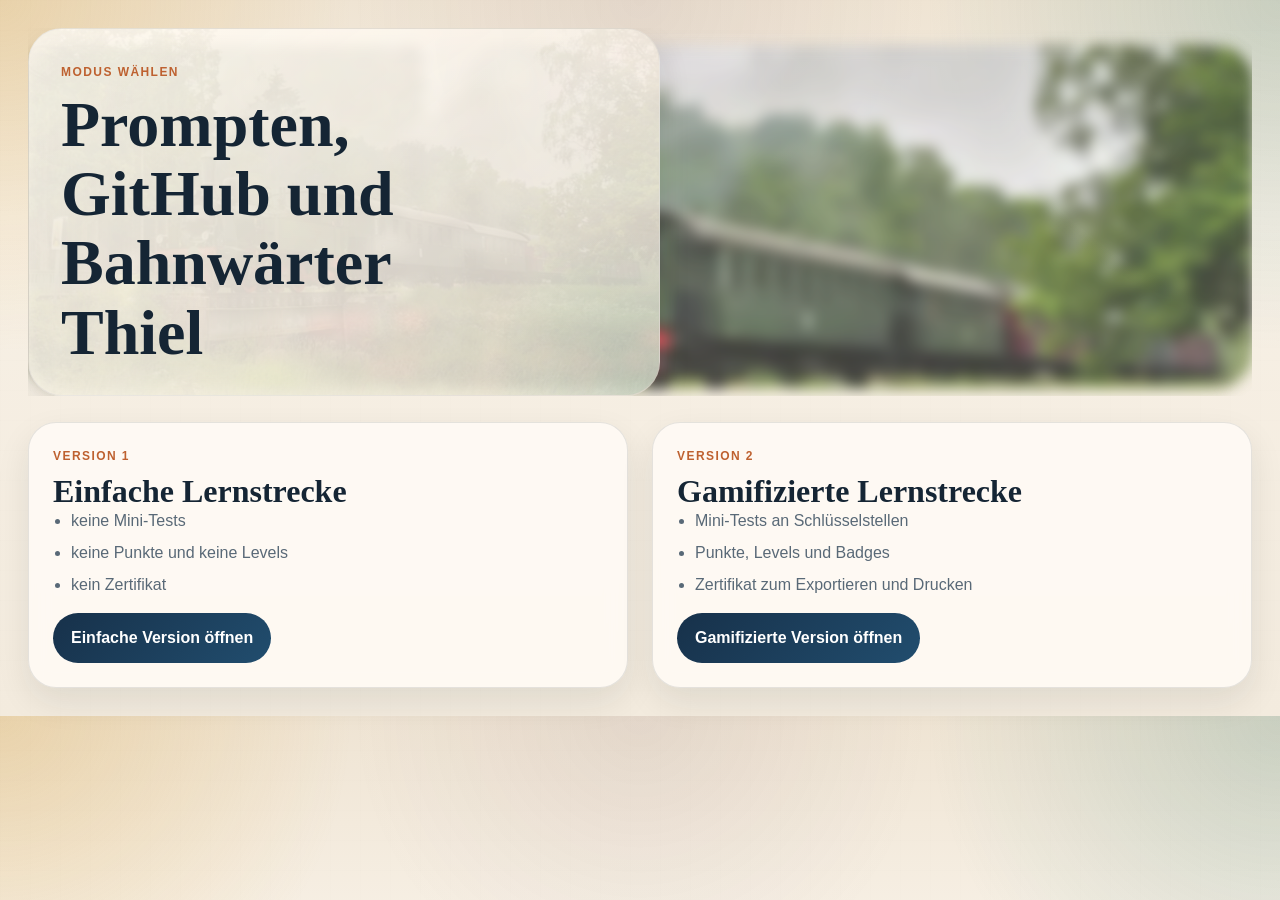
<file: index.html>
<!DOCTYPE html>
<html lang="de-CH">
<head>
  <meta charset="UTF-8" />
  <meta name="viewport" content="width=device-width, initial-scale=1.0" />
  <title>Prompten, GitHub und Bahnwärter Thiel</title>
  <link rel="stylesheet" href="style.css" />
</head>
<body>
  <div class="page-shell">
    <header class="hero variant-hero">
      <div class="hero-copy">
        <p class="eyebrow">Modus wählen</p>
        <h1>Prompten, GitHub und Bahnwärter Thiel</h1>
      </div>
    </header>

    <main class="content">
      <section class="variant-grid">
        <article class="panel variant-card">
          <p class="panel-kicker">Version 1</p>
          <h2>Einfache Lernstrecke</h2>
          <ul class="plain-list">
            <li>keine Mini-Tests</li>
            <li>keine Punkte und keine Levels</li>
            <li>kein Zertifikat</li>
          </ul>
          <p><a class="btn primary" href="einfach.html">Einfache Version öffnen</a></p>
        </article>

        <article class="panel variant-card">
          <p class="panel-kicker">Version 2</p>
          <h2>Gamifizierte Lernstrecke</h2>
          <ul class="plain-list">
            <li>Mini-Tests an Schlüsselstellen</li>
            <li>Punkte, Levels und Badges</li>
            <li>Zertifikat zum Exportieren und Drucken</li>
          </ul>
          <p><a class="btn primary" href="gamifiziert.html">Gamifizierte Version öffnen</a></p>
        </article>
      </section>
    </main>
  </div>
</body>
</html>
</file>
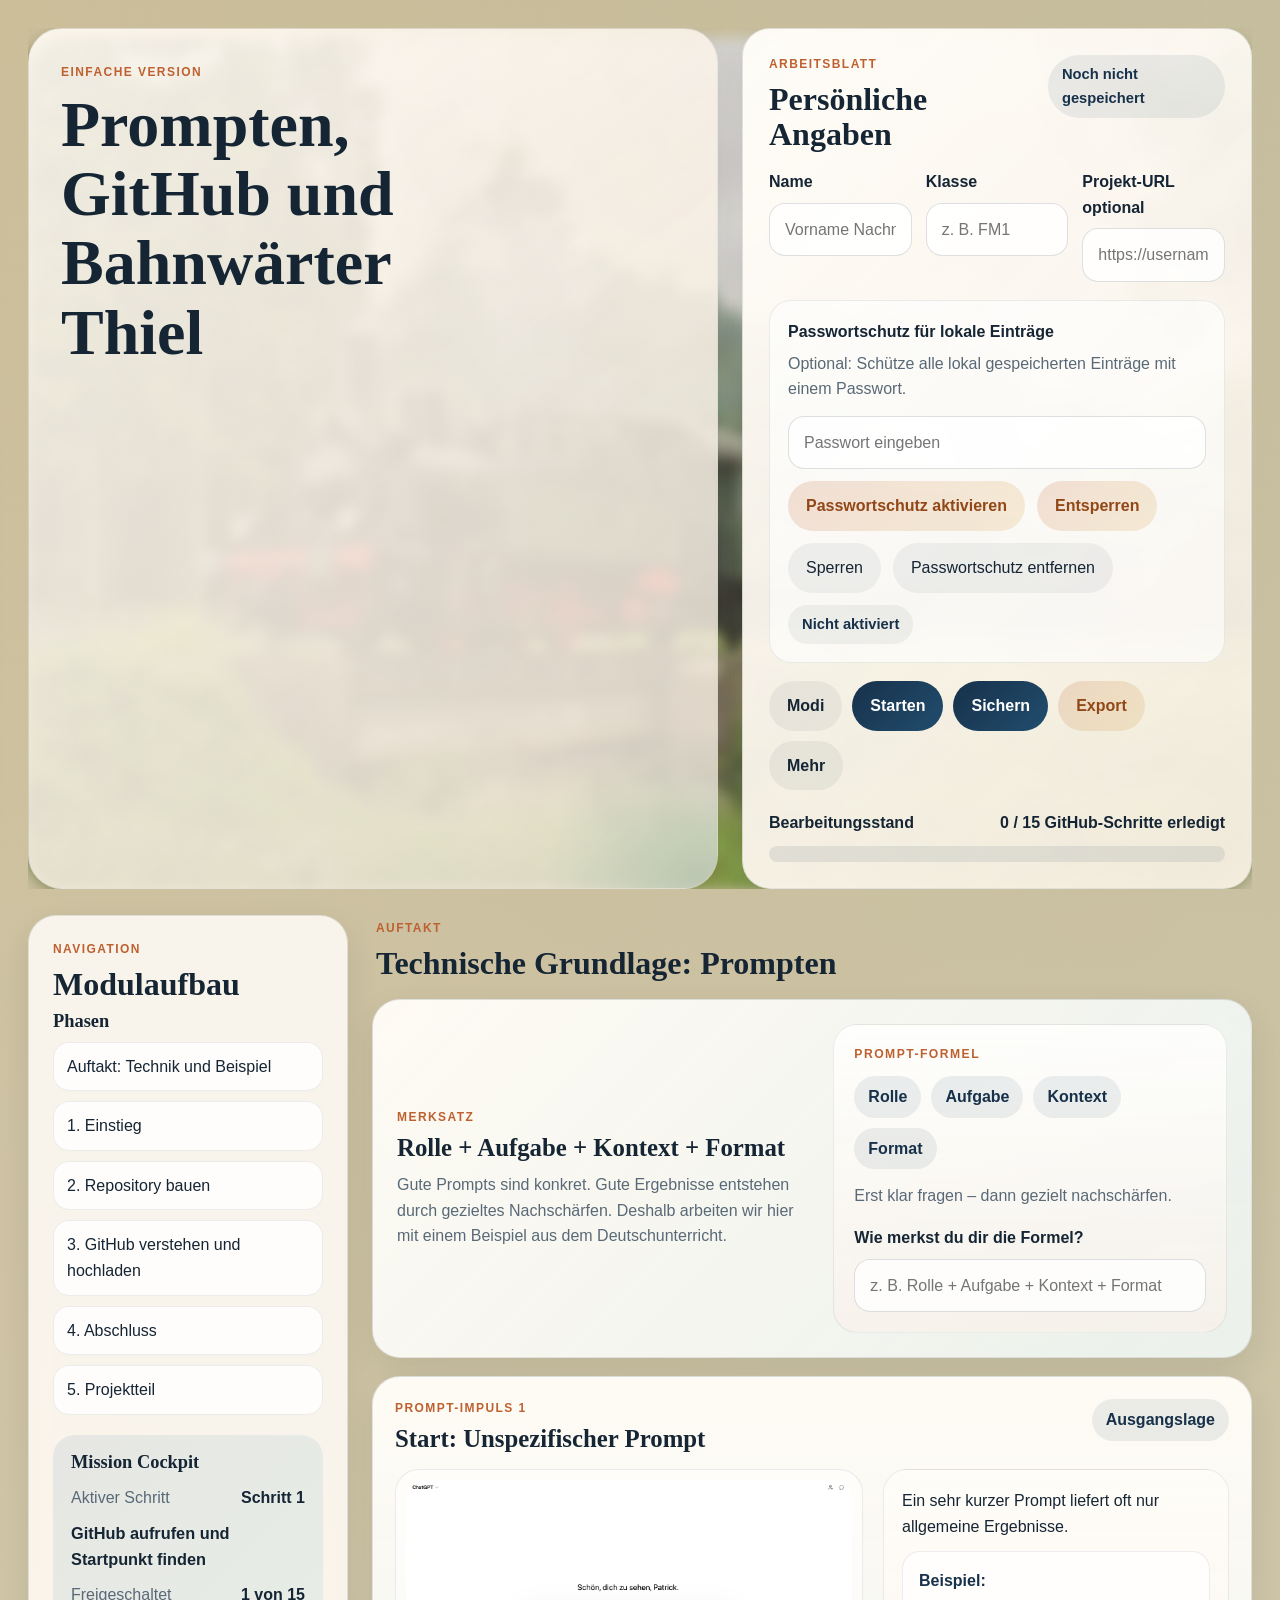
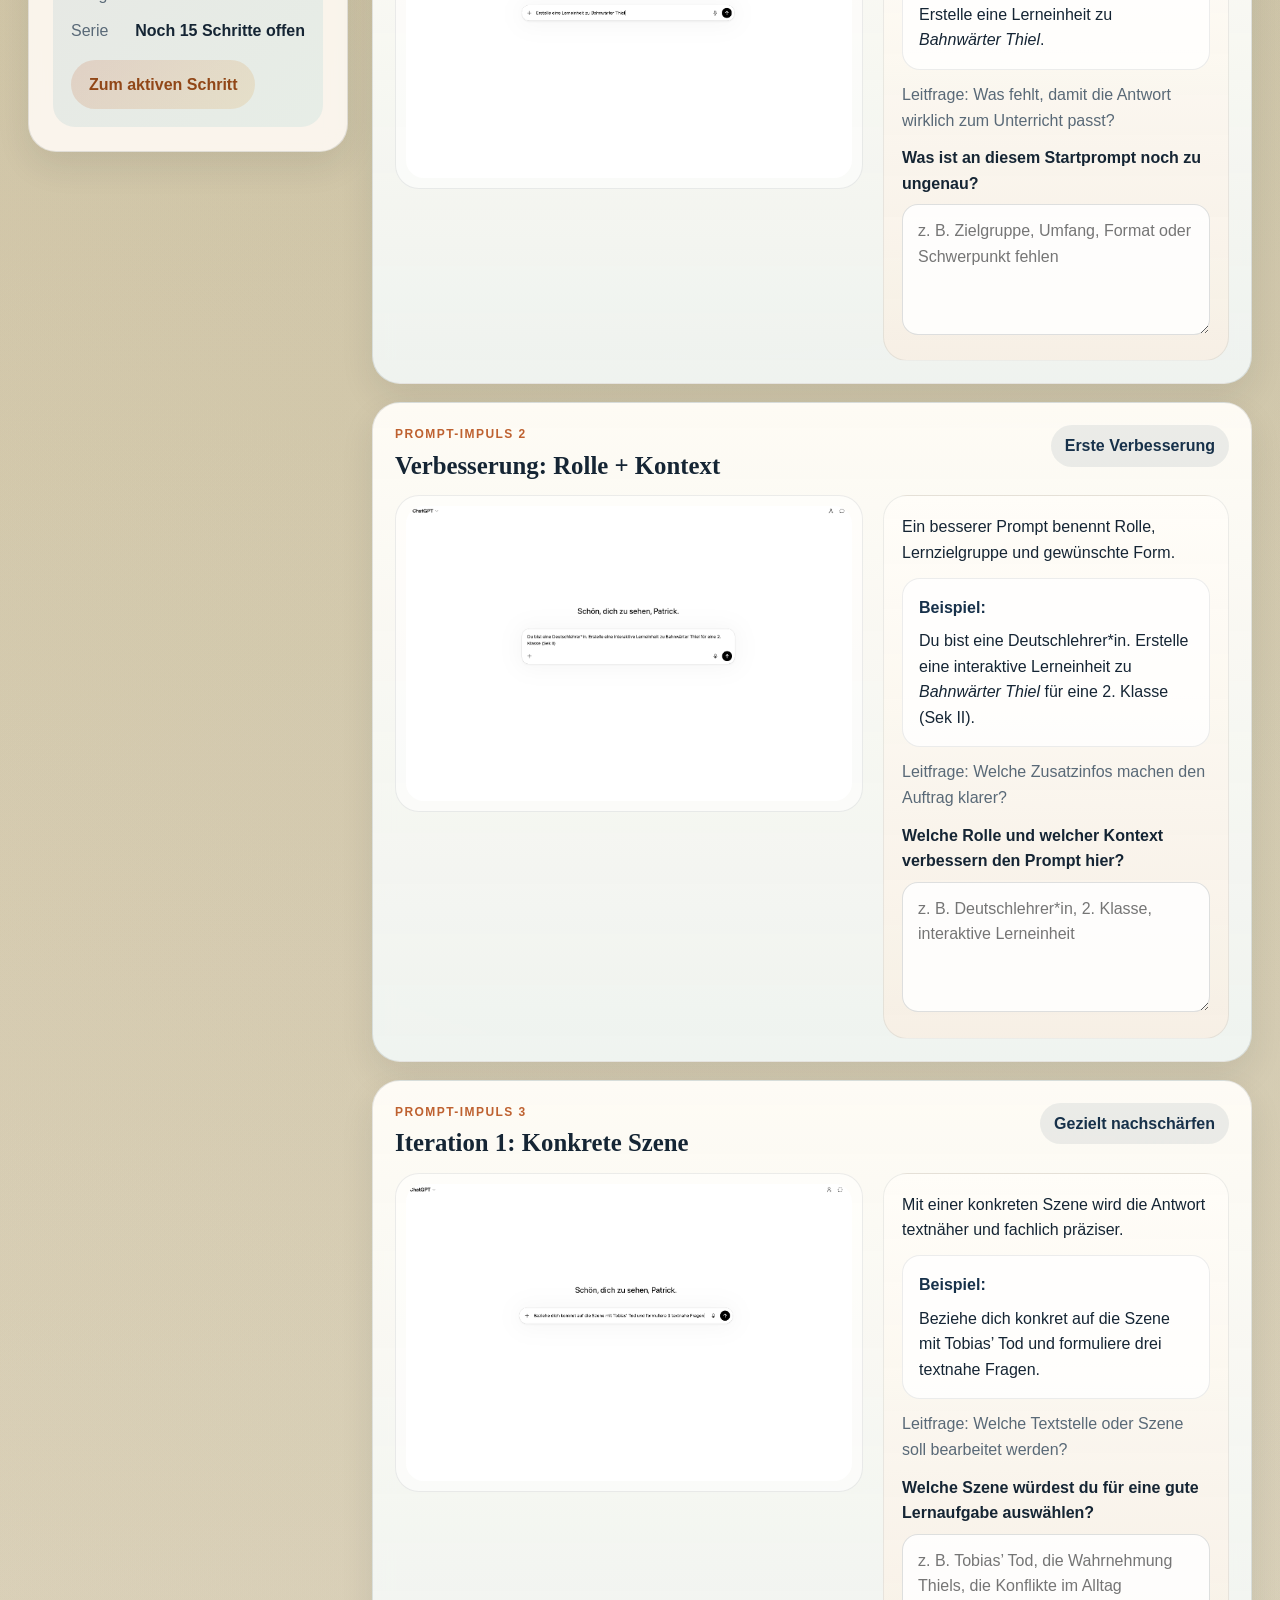
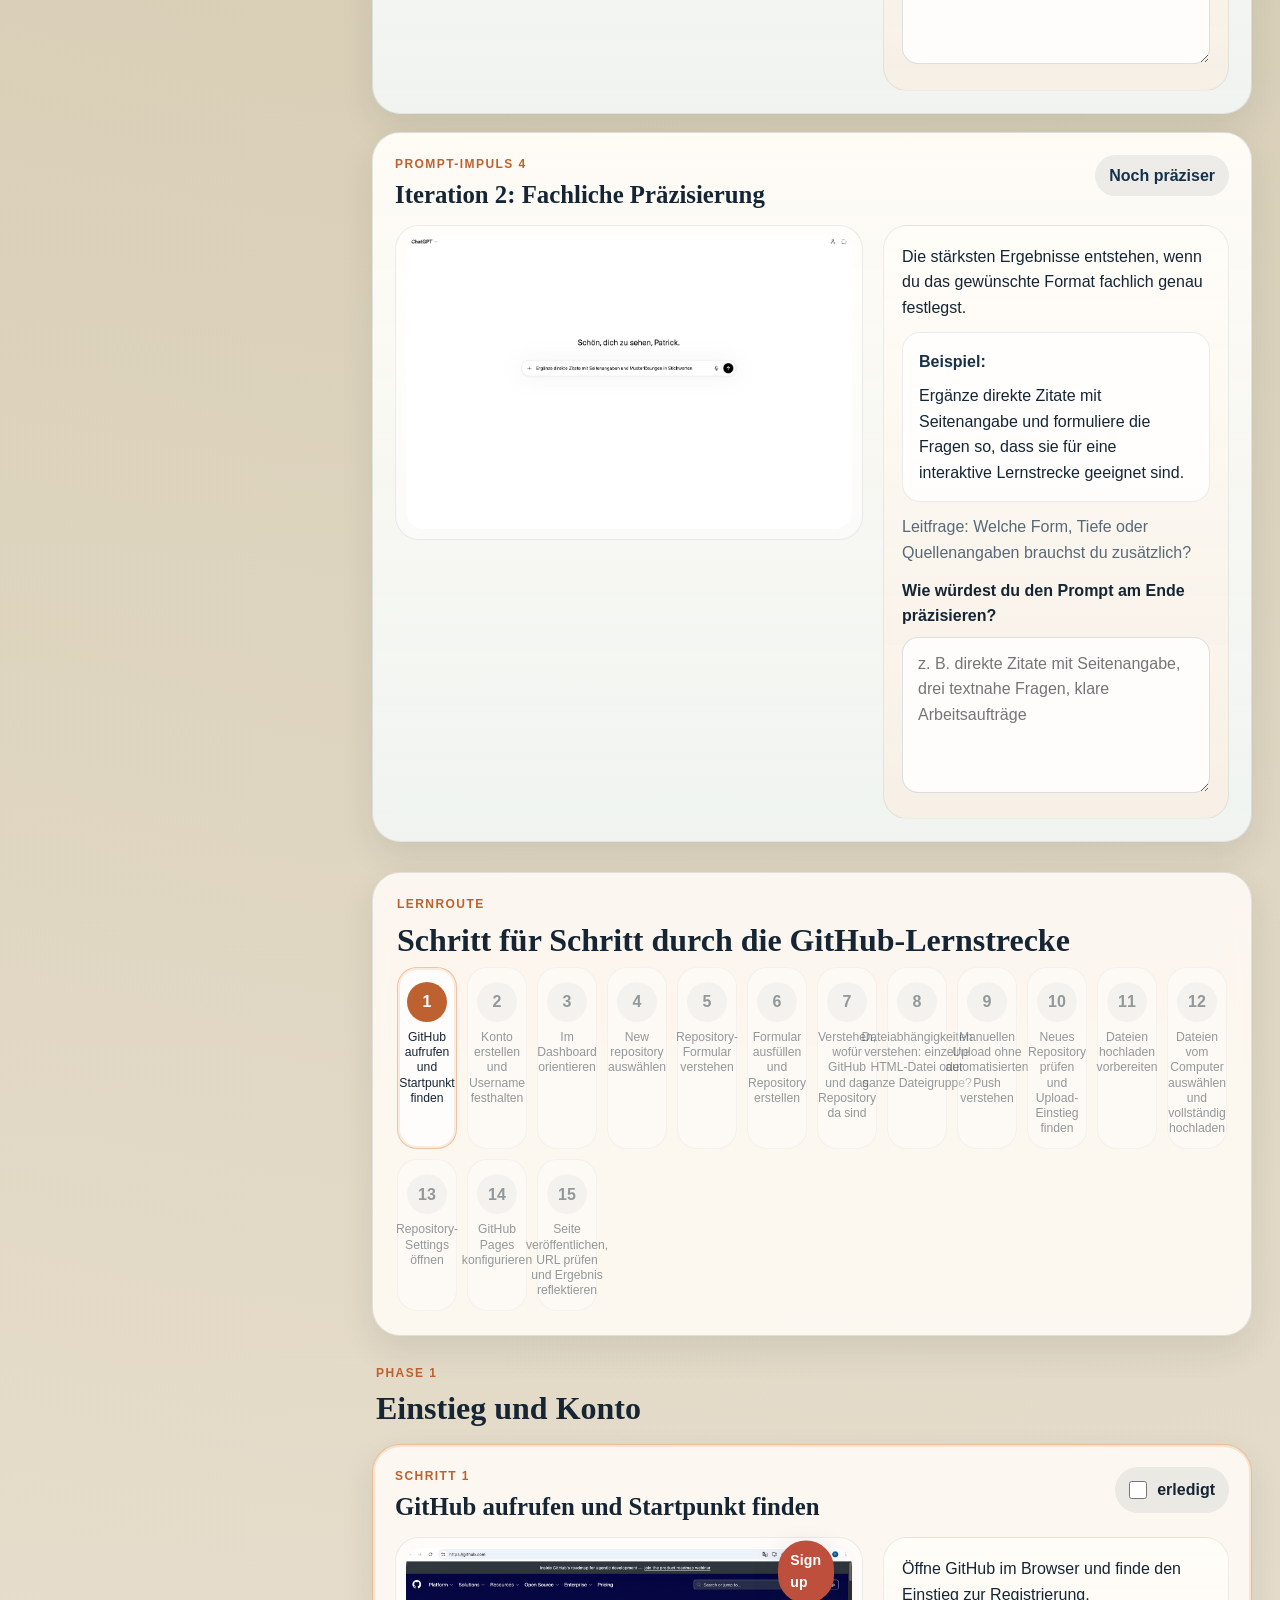
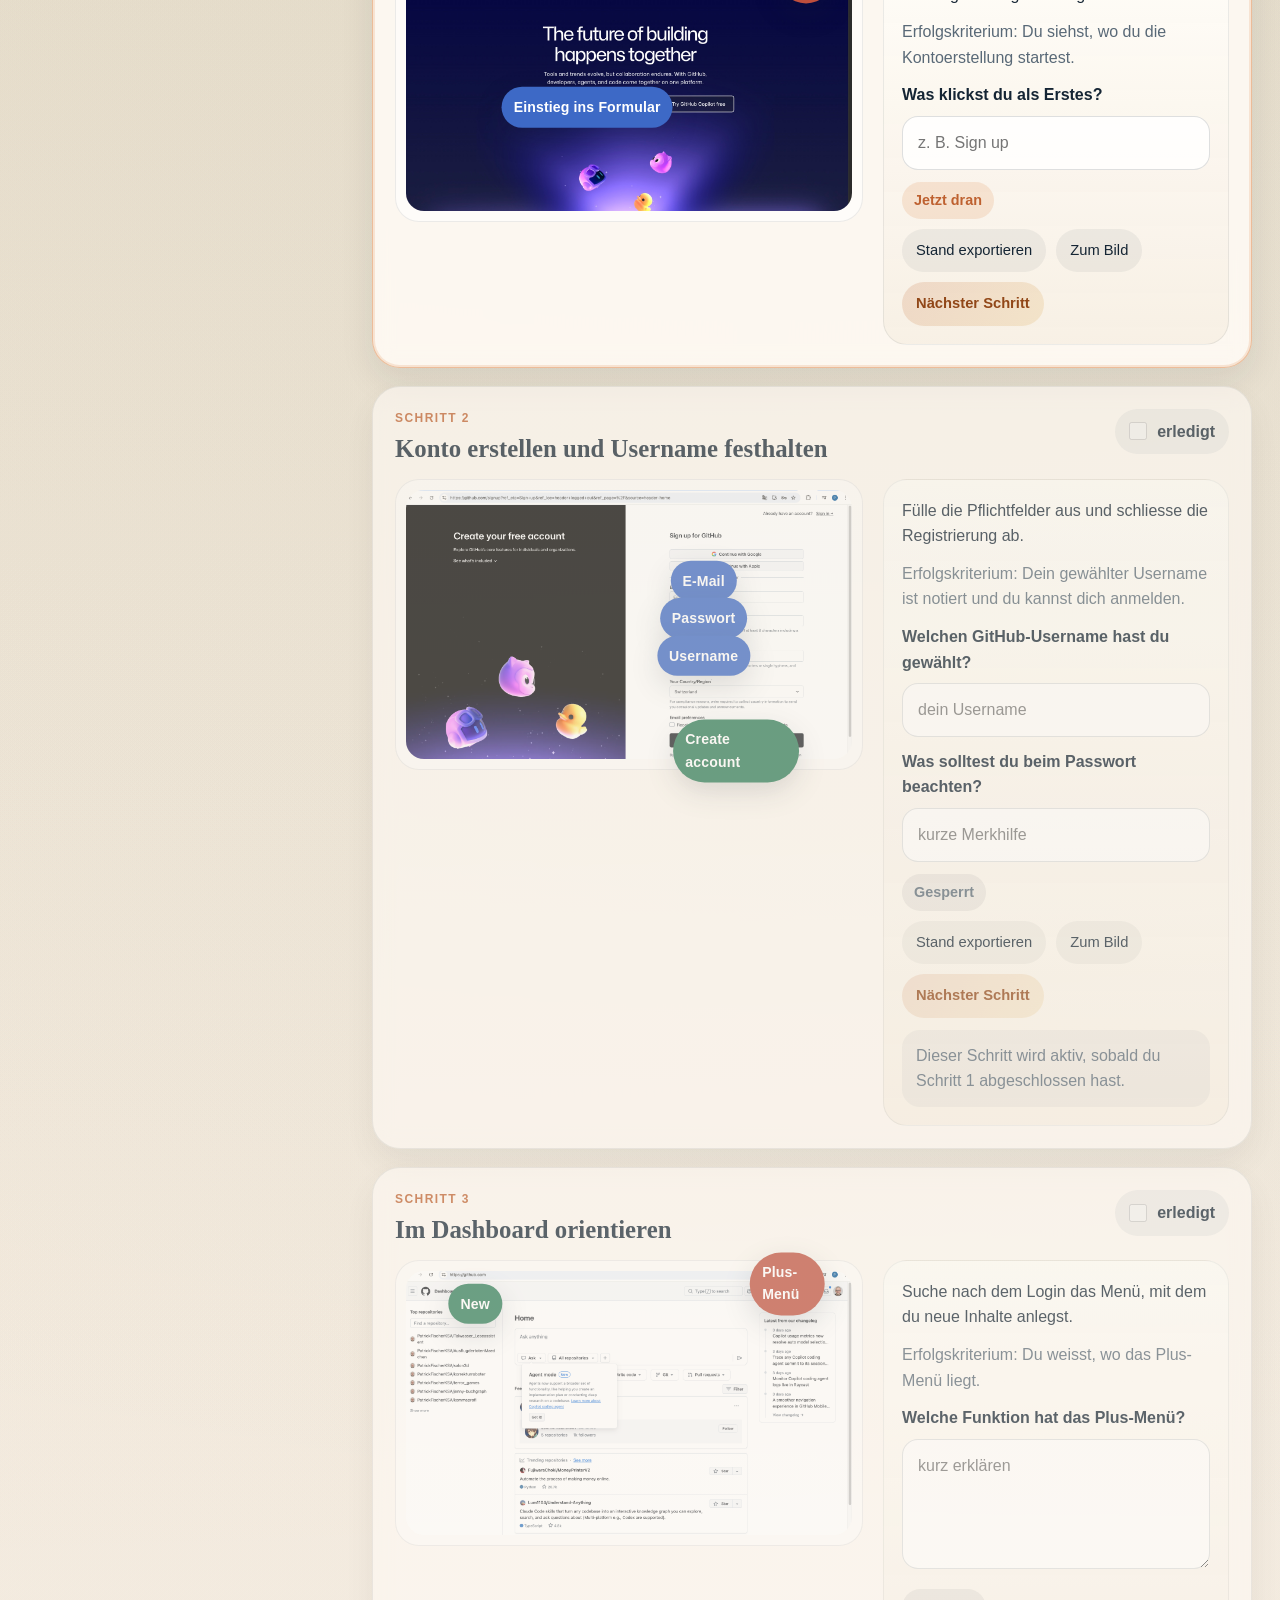
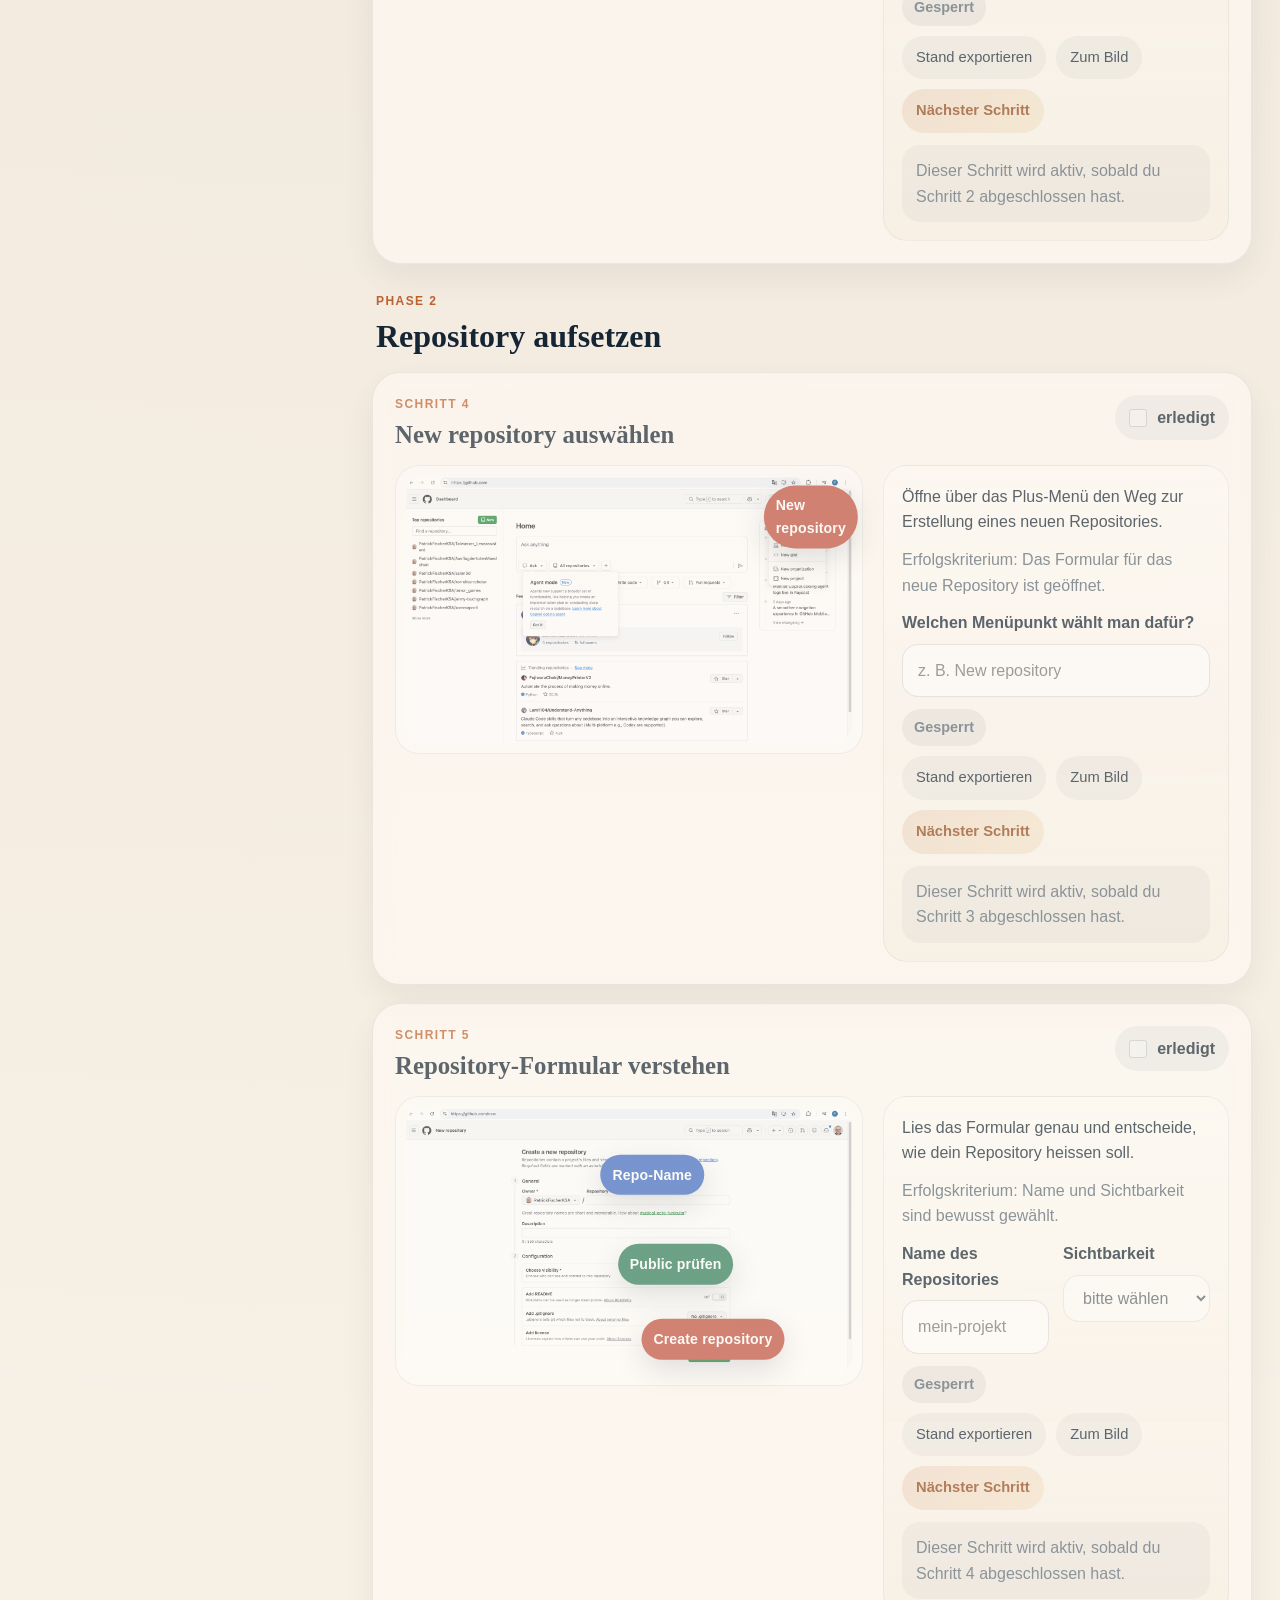
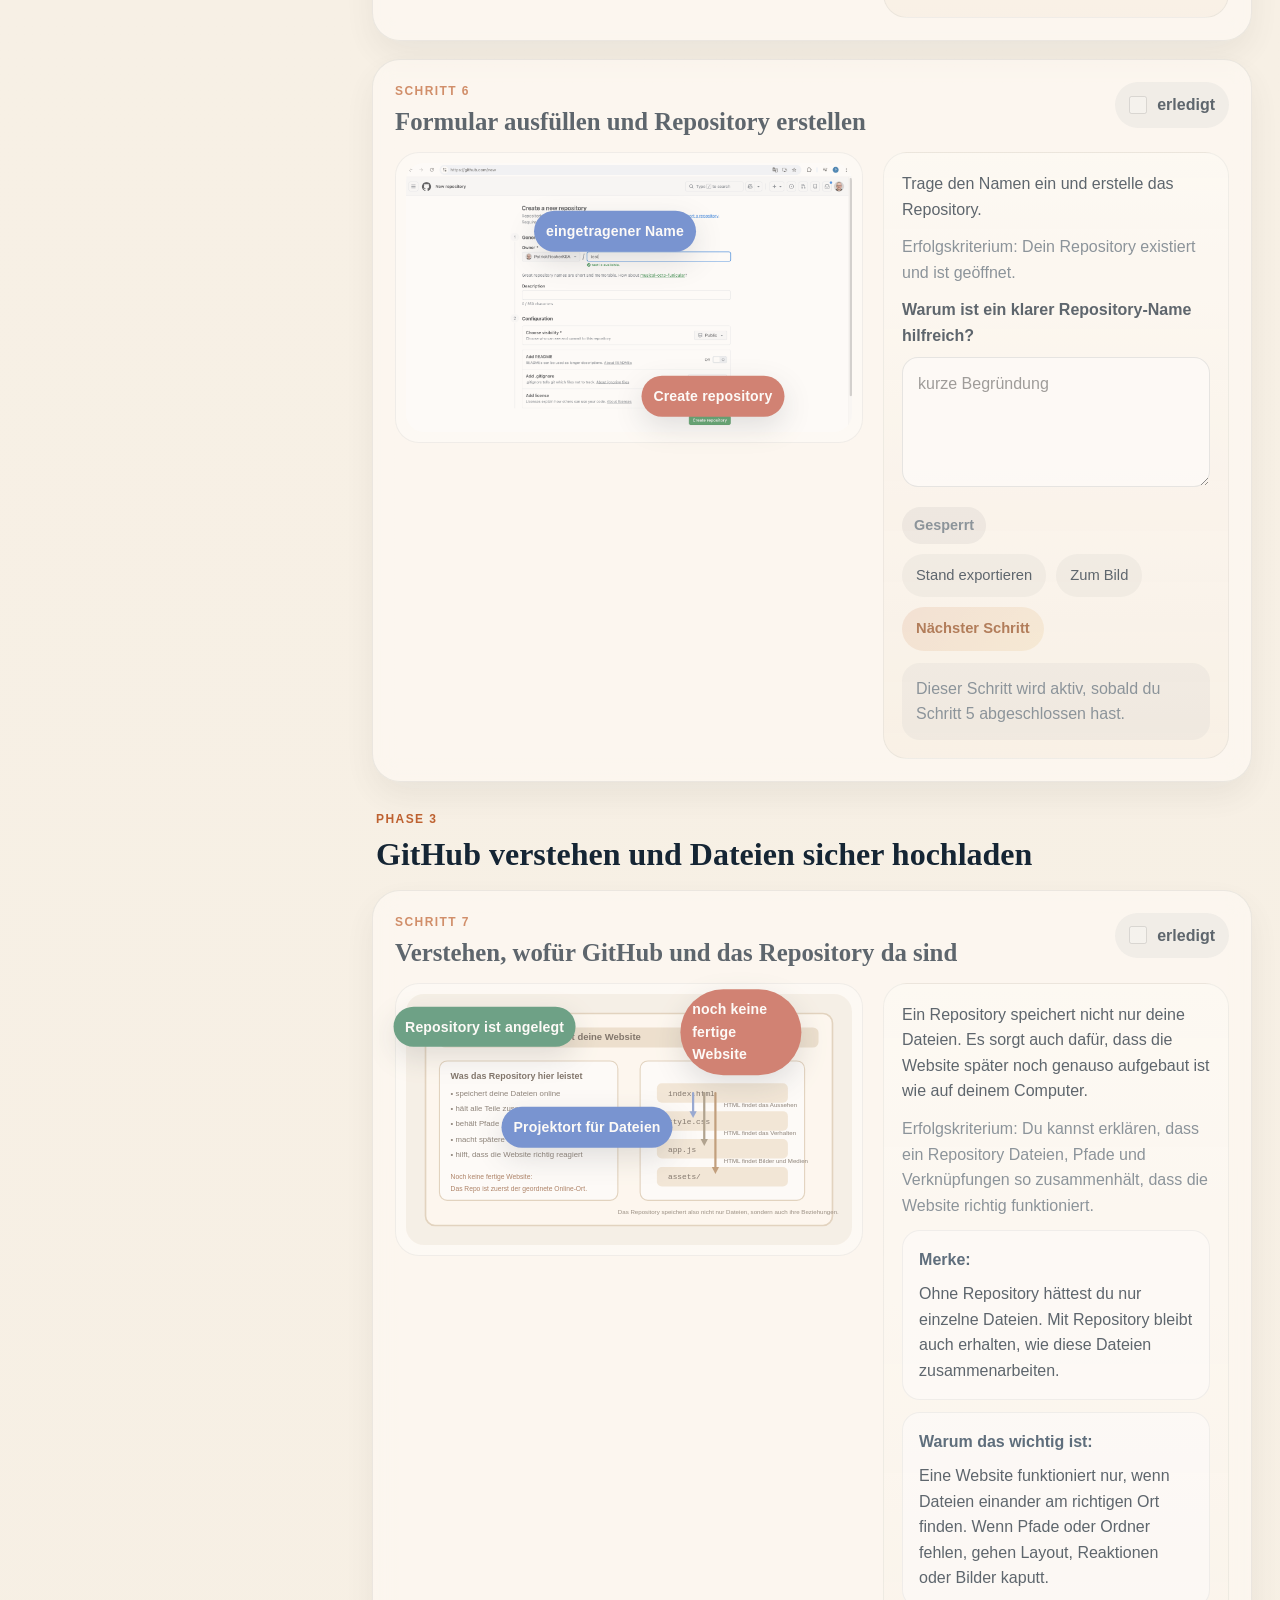
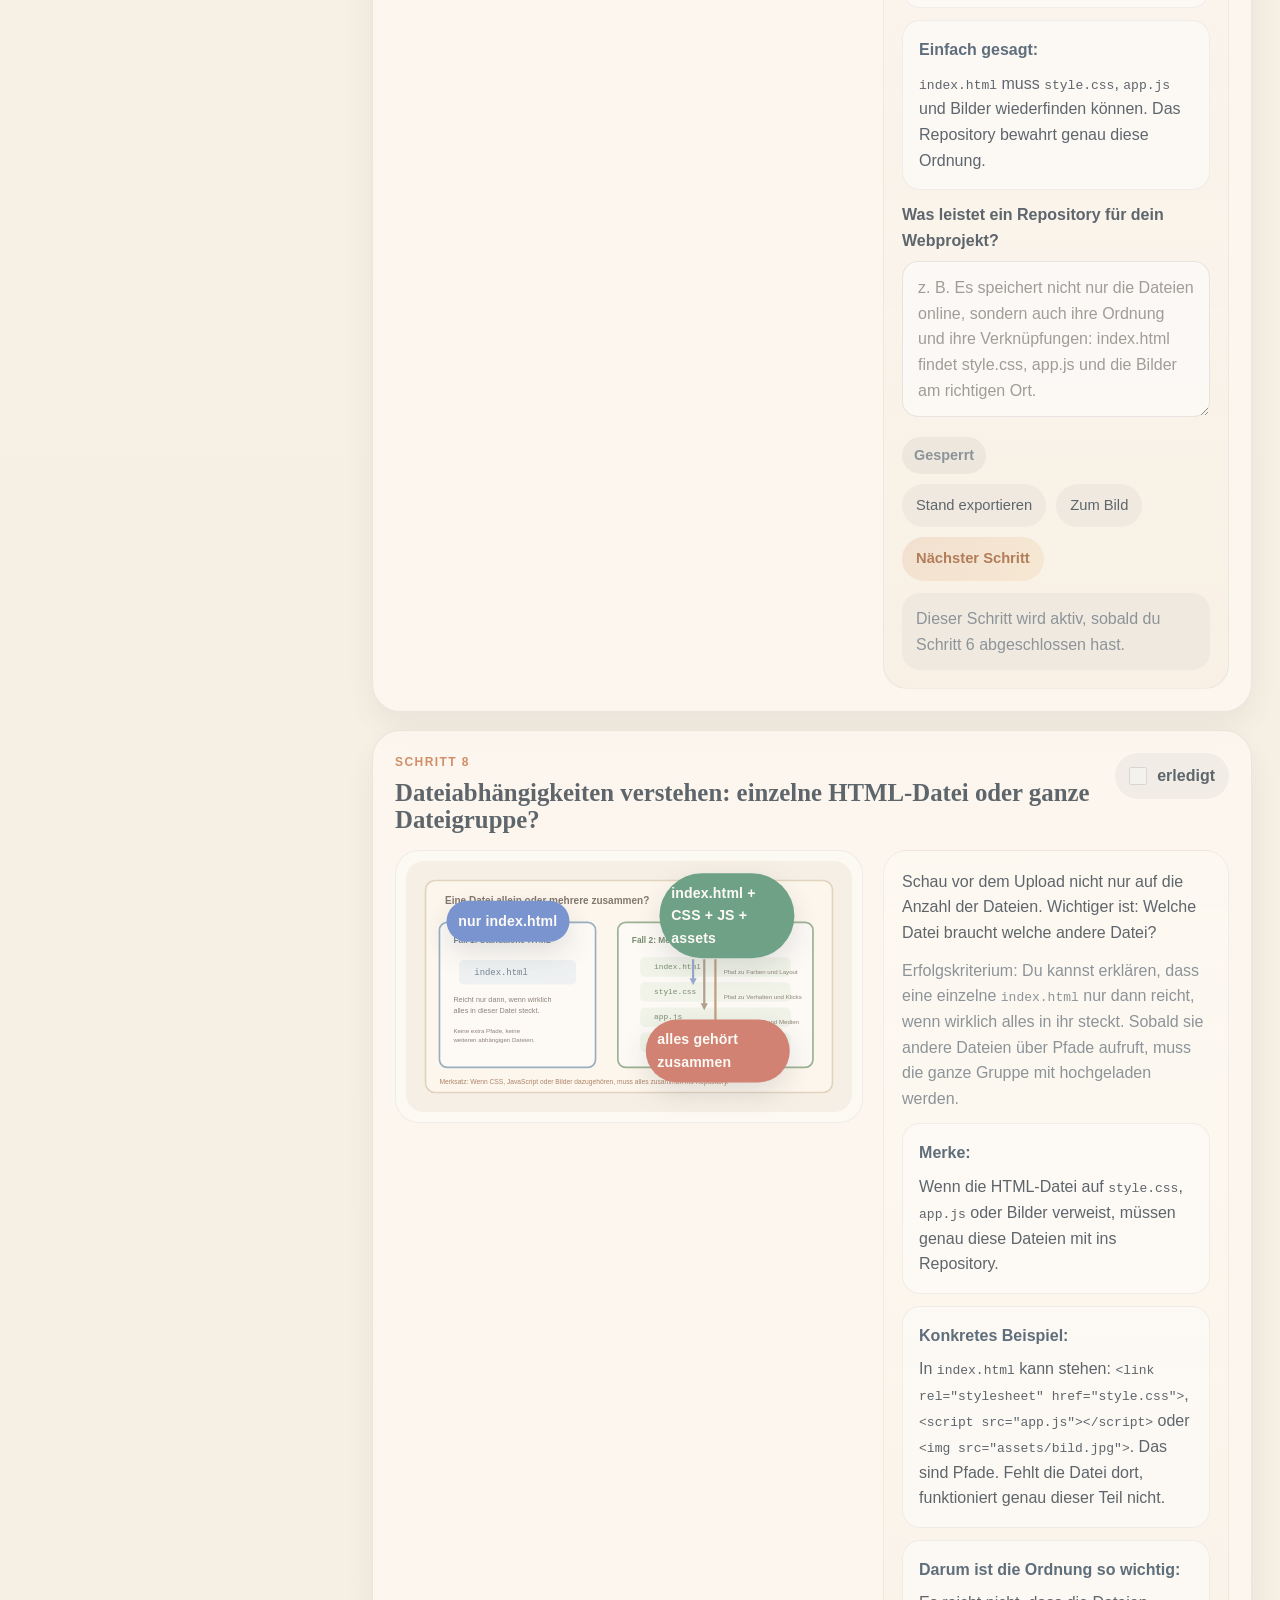
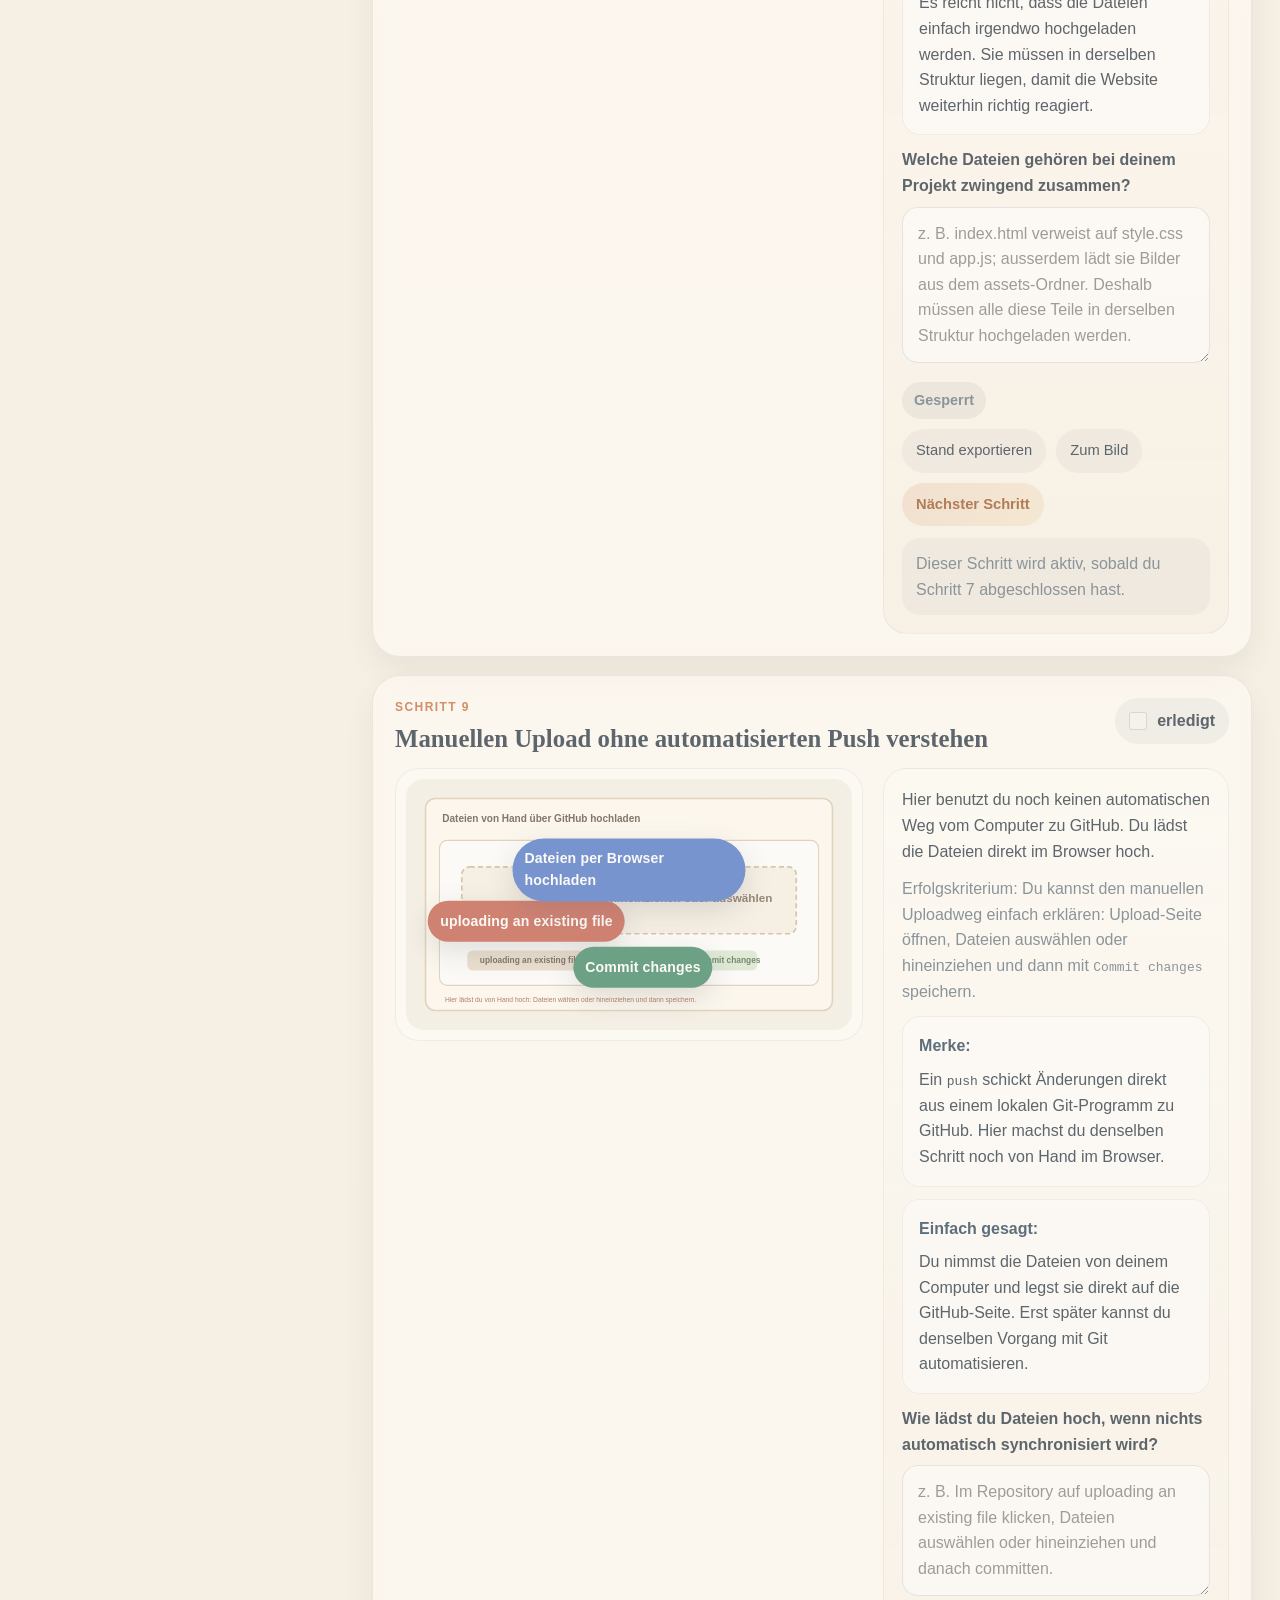
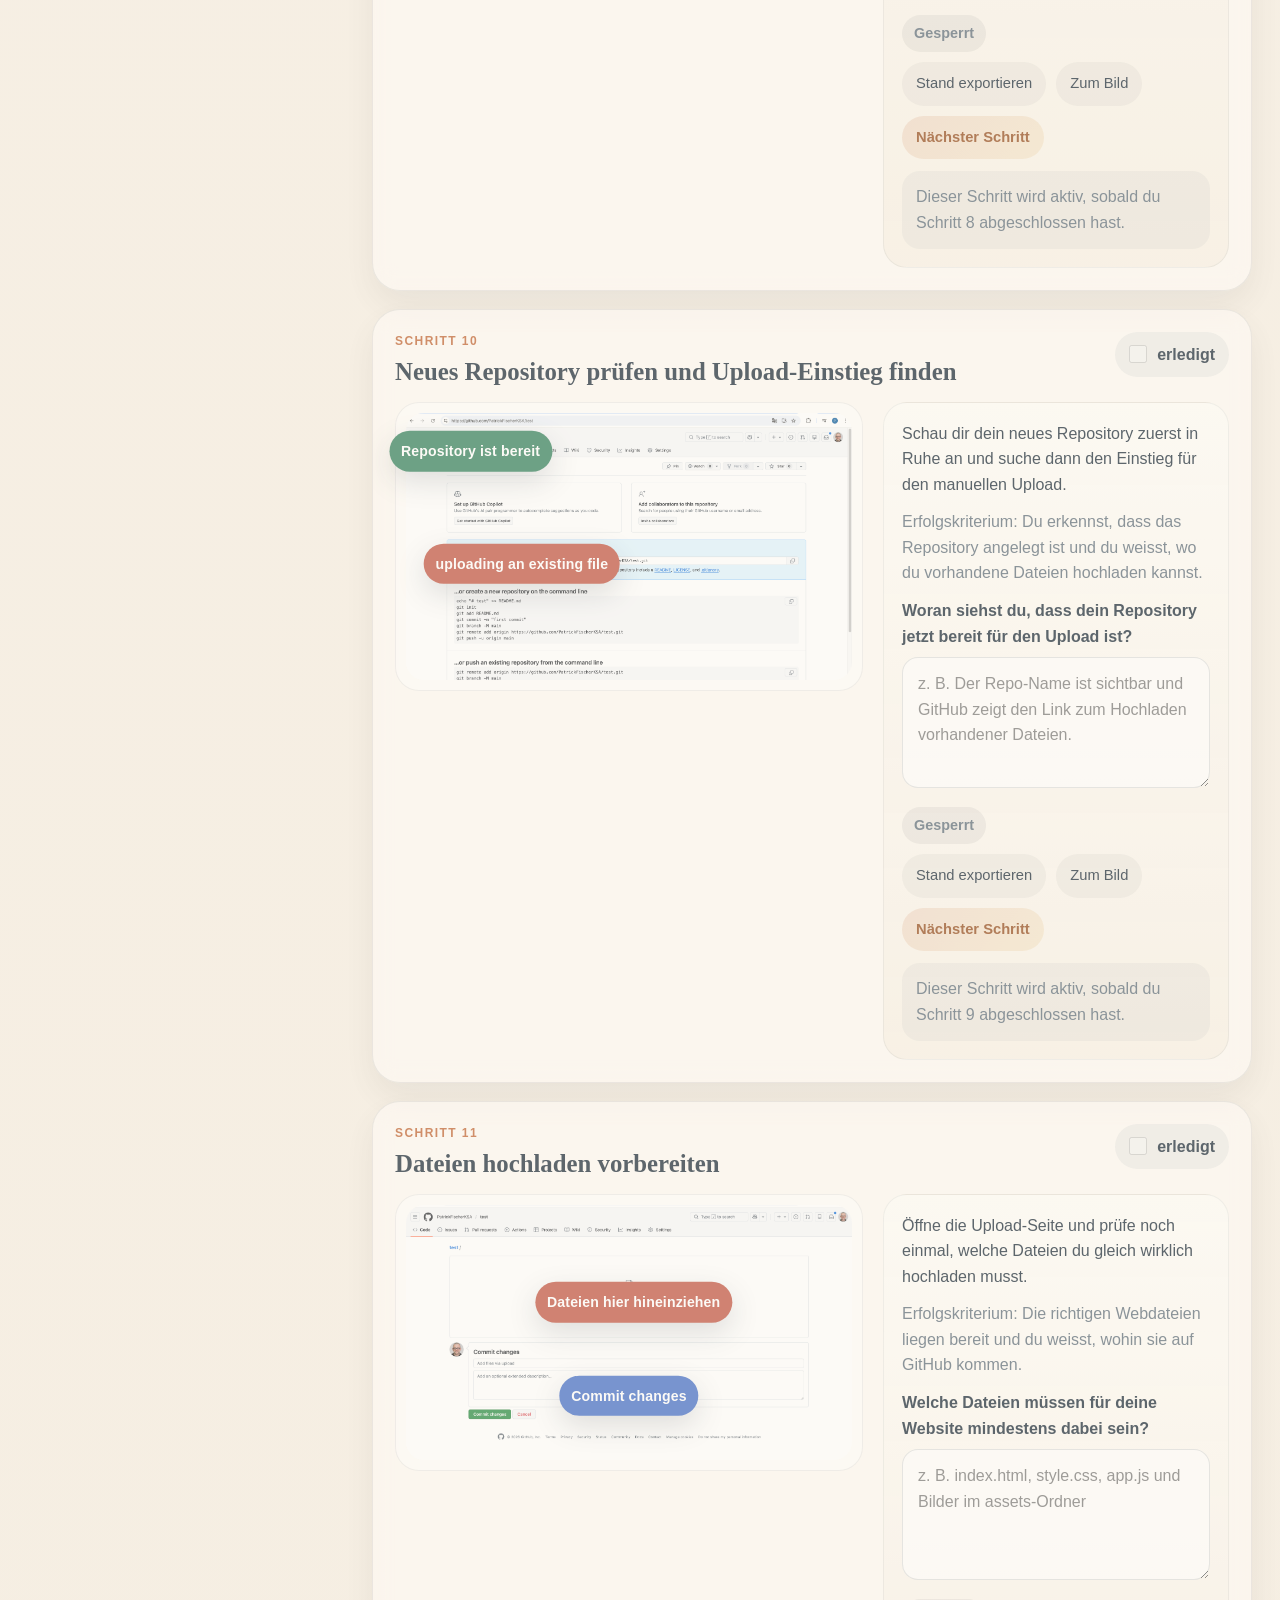
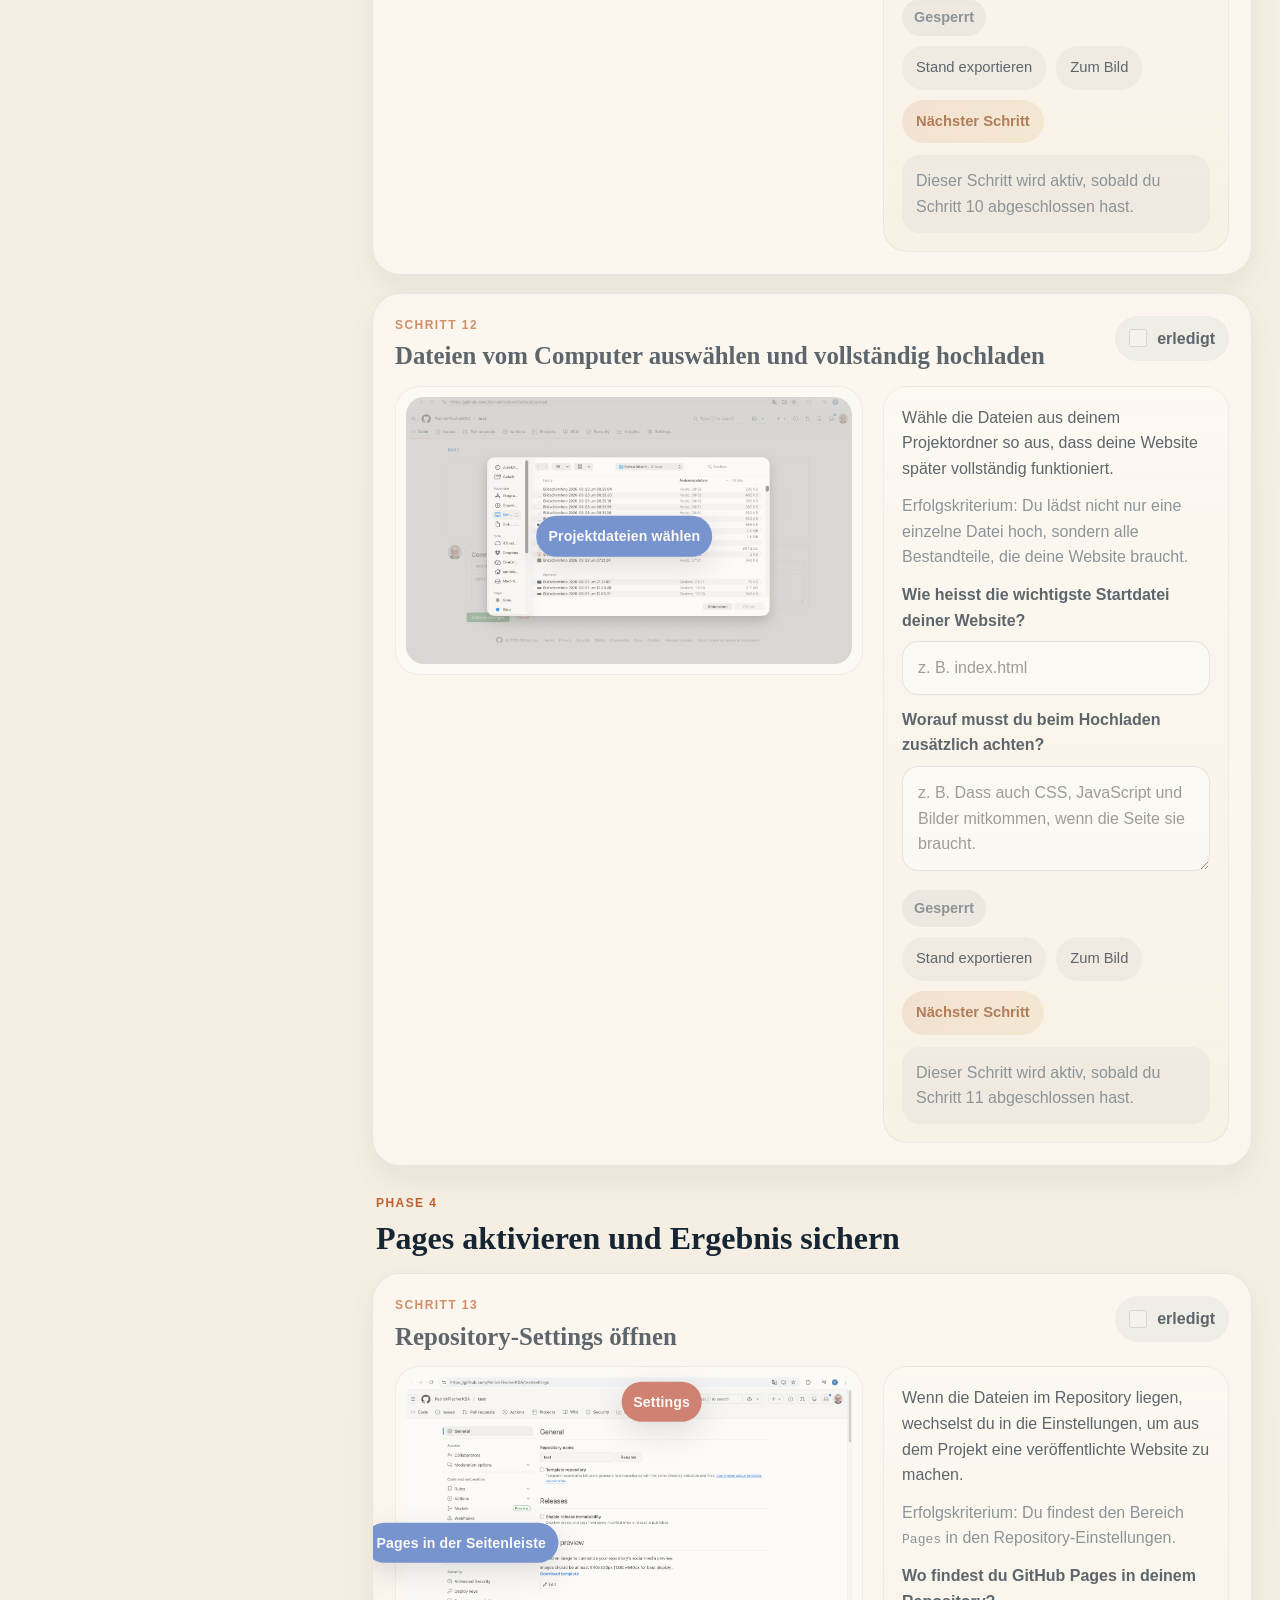
<file: einfach.html>
<!DOCTYPE html>
<html lang="de-CH">
<head>
  <meta charset="UTF-8" />
  <meta name="viewport" content="width=device-width, initial-scale=1.0" />
  <title>Prompten, GitHub und Bahnwärter Thiel - Einfache Version</title>
  <link rel="stylesheet" href="style.css" />
</head>
<body>
  <div class="page-shell">
    <header class="hero">
      <div class="hero-copy">
        <p class="eyebrow">Einfache Version</p>
        <h1>Prompten, GitHub und Bahnwärter Thiel</h1>
      </div>

      <div class="hero-panel panel">
        <div class="panel-head">
          <div>
            <p class="panel-kicker">Arbeitsblatt</p>
            <h2>Persönliche Angaben</h2>
          </div>
          <span id="saveState" class="status-pill">Noch nicht gespeichert</span>
        </div>

        <div class="meta-grid">
          <label class="field">
            <span>Name</span>
            <input id="studentName" type="text" placeholder="Vorname Nachname" />
          </label>
          <label class="field">
            <span>Klasse</span>
            <input id="studentClass" type="text" placeholder="z. B. FM1" />
          </label>
          <label class="field">
            <span>Projekt-URL optional</span>
            <input id="projectUrl" type="url" placeholder="https://username.github.io/repo/" />
          </label>
        </div>

        <section class="security-strip">
          <div class="security-copy">
            <strong>Passwortschutz für lokale Einträge</strong>
            <p id="securityHint">
              Optional: Schütze alle lokal gespeicherten Einträge mit einem Passwort.
            </p>
          </div>
          <div class="security-controls">
            <input
              id="storagePassword"
              type="password"
              placeholder="Passwort eingeben"
              autocomplete="current-password"
            />
            <button class="btn secondary" id="setStoragePassword">Passwortschutz aktivieren</button>
            <button class="btn secondary" id="unlockStorage" hidden>Entsperren</button>
            <button class="btn ghost" id="lockStorage" hidden>Sperren</button>
            <button class="btn ghost" id="removeStoragePassword" hidden>Passwortschutz entfernen</button>
            <span id="securityStatus" class="status-pill subtle">Nicht aktiviert</span>
          </div>
        </section>

        <div class="control-bar">
          <div class="control-bar-main">
            <a class="btn ghost compact-btn" href="index.html">Modi</a>
            <button class="btn primary" id="jumpCurrent">Starten</button>
            <button class="btn primary" id="saveProfile">Sichern</button>
            <button class="btn secondary" id="exportState">Export</button>
            <details class="control-menu">
              <summary class="btn ghost compact-btn">Mehr</summary>
              <div class="control-menu-panel">
                <button class="btn ghost" id="importState">Stand importieren</button>
                <button class="btn ghost" id="toggleProfileRow">Angabenzeile ausblenden</button>
                <button class="btn ghost" id="toggleLabels">Bildhinweise ausblenden</button>
                <button class="btn ghost" id="exportSummary">Zusammenfassung exportieren</button>
                <button class="btn ghost" id="resetAll">Neu starten</button>
              </div>
            </details>
          </div>
        </div>
        <input id="importStateFile" type="file" accept=".json,application/json" hidden />

        <div class="progress-wrap">
          <div class="progress-meta">
            <span>Bearbeitungsstand</span>
            <span id="progressText">0 / 15 GitHub-Schritte erledigt</span>
          </div>
          <div class="progress-bar">
            <div id="progressFill" class="progress-fill"></div>
          </div>
        </div>

      </div>
    </header>

    <main class="layout">
      <aside class="sidebar">
        <div class="panel sticky">
          <div class="panel-head compact">
            <div>
              <p class="panel-kicker">Navigation</p>
              <h2>Modulaufbau</h2>
            </div>
          </div>

          <div class="sidebar-block">
            <h3>Phasen</h3>
            <nav class="toc">
              <a href="#prompting-unit">Auftakt: Technik und Beispiel</a>
              <a href="#phase-1">1. Einstieg</a>
              <a href="#phase-2">2. Repository bauen</a>
              <a href="#phase-3">3. GitHub verstehen und hochladen</a>
              <a href="#phase-4">4. Abschluss</a>
              <a href="#project-part">5. Projektteil</a>
            </nav>
          </div>

          <div class="sidebar-block mission-card">
            <h3>Mission Cockpit</h3>
            <div class="mission-stack">
              <div class="mission-line">
                <span>Aktiver Schritt</span>
                <strong id="currentStepLabel">Schritt 1</strong>
              </div>
              <p id="currentStepTitle" class="mission-title">GitHub aufrufen und Startpunkt finden</p>
              <div class="mission-line">
                <span>Freigeschaltet</span>
                <strong id="unlockedCount">1 von 15</strong>
              </div>
              <div class="mission-line">
                <span>Serie</span>
                <strong id="streakLabel">1 Schritt bis zum ersten Checkpoint</strong>
              </div>
            </div>
            <button class="btn secondary" id="focusCurrent">Zum aktiven Schritt</button>
          </div>
        </div>
      </aside>

      <section class="content">
        <section id="prompting-unit" class="phase prompt-phase">
          <div class="phase-head">
            <p class="phase-kicker">Auftakt</p>
            <h2>Technische Grundlage: Prompten</h2>
          </div>

          <section class="panel prompt-overview">
            <div class="prompt-overview-grid">
              <div>
                <p class="panel-kicker">Merksatz</p>
                <h3>Rolle + Aufgabe + Kontext + Format</h3>
                <p class="lead compact">
                  Gute Prompts sind konkret. Gute Ergebnisse entstehen durch gezieltes
                  Nachschärfen. Deshalb arbeiten wir hier mit einem Beispiel aus dem
                  Deutschunterricht.
                </p>
              </div>
              <div class="formula-card">
                <p class="formula-label">Prompt-Formel</p>
                <div class="formula-pills">
                  <span>Rolle</span>
                  <span>Aufgabe</span>
                  <span>Kontext</span>
                  <span>Format</span>
                </div>
                <p class="formula-note">Erst klar fragen – dann gezielt nachschärfen.</p>
                <label class="field">
                  <span>Wie merkst du dir die Formel?</span>
                  <input type="text" data-field="promptFormula" placeholder="z. B. Rolle + Aufgabe + Kontext + Format" />
                </label>
              </div>
            </div>
          </section>

          <article class="panel step-card prompt-card">
            <div class="step-head">
              <div>
                <p class="step-kicker">Prompt-Impuls 1</p>
                <h3>Start: Unspezifischer Prompt</h3>
              </div>
              <span class="prompt-chip">Ausgangslage</span>
            </div>
            <div class="step-grid">
              <figure class="shot">
                <img src="assets/images/prompt_step1_unspezifisch.png" alt="Screenshot zum unspezifischen Prompt" class="screenshot" />
              </figure>
              <div class="task-box">
                <p class="instruction">Ein sehr kurzer Prompt liefert oft nur allgemeine Ergebnisse.</p>
                <div class="prompt-example">
                  <strong>Beispiel:</strong>
                  <p>Erstelle eine Lerneinheit zu <em>Bahnwärter Thiel</em>.</p>
                </div>
                <p class="criterion">Leitfrage: Was fehlt, damit die Antwort wirklich zum Unterricht passt?</p>
                <label class="field">
                  <span>Was ist an diesem Startprompt noch zu ungenau?</span>
                  <textarea data-field="promptWeakness" rows="4" placeholder="z. B. Zielgruppe, Umfang, Format oder Schwerpunkt fehlen"></textarea>
                </label>
              </div>
            </div>
          </article>

          <article class="panel step-card prompt-card">
            <div class="step-head">
              <div>
                <p class="step-kicker">Prompt-Impuls 2</p>
                <h3>Verbesserung: Rolle + Kontext</h3>
              </div>
              <span class="prompt-chip">Erste Verbesserung</span>
            </div>
            <div class="step-grid">
              <figure class="shot">
                <img src="assets/images/prompt_step2_rolle_kontext.png" alt="Screenshot zur Verbesserung mit Rolle und Kontext" class="screenshot" />
              </figure>
              <div class="task-box">
                <p class="instruction">Ein besserer Prompt benennt Rolle, Lernzielgruppe und gewünschte Form.</p>
                <div class="prompt-example">
                  <strong>Beispiel:</strong>
                  <p>Du bist eine Deutschlehrer*in. Erstelle eine interaktive Lerneinheit zu <em>Bahnwärter Thiel</em> für eine 2. Klasse (Sek II).</p>
                </div>
                <p class="criterion">Leitfrage: Welche Zusatzinfos machen den Auftrag klarer?</p>
                <label class="field">
                  <span>Welche Rolle und welcher Kontext verbessern den Prompt hier?</span>
                  <textarea data-field="promptRoleContext" rows="4" placeholder="z. B. Deutschlehrer*in, 2. Klasse, interaktive Lerneinheit"></textarea>
                </label>
              </div>
            </div>
          </article>

          <article class="panel step-card prompt-card">
            <div class="step-head">
              <div>
                <p class="step-kicker">Prompt-Impuls 3</p>
                <h3>Iteration 1: Konkrete Szene</h3>
              </div>
              <span class="prompt-chip">Gezielt nachschärfen</span>
            </div>
            <div class="step-grid">
              <figure class="shot">
                <img src="assets/images/prompt_step3_konkrete_szene.png" alt="Screenshot zur konkreten Szene" class="screenshot" />
              </figure>
              <div class="task-box">
                <p class="instruction">Mit einer konkreten Szene wird die Antwort textnäher und fachlich präziser.</p>
                <div class="prompt-example">
                  <strong>Beispiel:</strong>
                  <p>Beziehe dich konkret auf die Szene mit Tobias’ Tod und formuliere drei textnahe Fragen.</p>
                </div>
                <p class="criterion">Leitfrage: Welche Textstelle oder Szene soll bearbeitet werden?</p>
                <label class="field">
                  <span>Welche Szene würdest du für eine gute Lernaufgabe auswählen?</span>
                  <textarea data-field="promptSceneFocus" rows="4" placeholder="z. B. Tobias’ Tod, die Wahrnehmung Thiels, die Konflikte im Alltag"></textarea>
                </label>
              </div>
            </div>
          </article>

          <article class="panel step-card prompt-card">
            <div class="step-head">
              <div>
                <p class="step-kicker">Prompt-Impuls 4</p>
                <h3>Iteration 2: Fachliche Präzisierung</h3>
              </div>
              <span class="prompt-chip">Noch präziser</span>
            </div>
            <div class="step-grid">
              <figure class="shot">
                <img src="assets/images/prompt_step4_praezisierung.png" alt="Screenshot zur fachlichen Präzisierung" class="screenshot" />
              </figure>
              <div class="task-box">
                <p class="instruction">Die stärksten Ergebnisse entstehen, wenn du das gewünschte Format fachlich genau festlegst.</p>
                <div class="prompt-example">
                  <strong>Beispiel:</strong>
                  <p>Ergänze direkte Zitate mit Seitenangabe und formuliere die Fragen so, dass sie für eine interaktive Lernstrecke geeignet sind.</p>
                </div>
                <p class="criterion">Leitfrage: Welche Form, Tiefe oder Quellenangaben brauchst du zusätzlich?</p>
                <label class="field">
                  <span>Wie würdest du den Prompt am Ende präzisieren?</span>
                  <textarea data-field="promptPrecision" rows="5" placeholder="z. B. direkte Zitate mit Seitenangabe, drei textnahe Fragen, klare Arbeitsaufträge"></textarea>
                </label>
              </div>
            </div>
          </article>
        </section>

        <section class="panel journey-panel">
          <div class="panel-head compact">
            <div>
              <p class="panel-kicker">Lernroute</p>
              <h2>Schritt für Schritt durch die GitHub-Lernstrecke</h2>
            </div>
          </div>
          <div id="journeyMap" class="journey-map"></div>
        </section>

        <section id="phase-1" class="phase">
          <div class="phase-head">
            <p class="phase-kicker">Phase 1</p>
            <h2>Einstieg und Konto</h2>
          </div>

          <article id="step-1" class="panel step-card task">
            <div class="step-head">
              <div>
                <p class="step-kicker">Schritt 1</p>
                <h3>GitHub aufrufen und Startpunkt finden</h3>
              </div>
              <label class="task-check"><input type="checkbox" data-task="1" /> erledigt</label>
            </div>
            <div class="step-grid">
              <figure class="shot">
                <img src="assets/images/step1_start.jpeg" alt="GitHub Startseite mit Sign-up-Bereich" class="screenshot" />
                <div class="label-pin red" style="left: 88%; top: 12%;">Sign up</div>
                <div class="label-pin blue" style="left: 41%; top: 60%;">Einstieg ins Formular</div>
              </figure>
              <div class="task-box">
                <p class="instruction">Öffne GitHub im Browser und finde den Einstieg zur Registrierung.</p>
                <p class="criterion">Erfolgskriterium: Du siehst, wo du die Kontoerstellung startest.</p>
                <label class="field">
                  <span>Was klickst du als Erstes?</span>
                  <input type="text" data-field="startAction" placeholder="z. B. Sign up" />
                </label>
              </div>
            </div>
          </article>

          <article id="step-2" class="panel step-card task">
            <div class="step-head">
              <div>
                <p class="step-kicker">Schritt 2</p>
                <h3>Konto erstellen und Username festhalten</h3>
              </div>
              <label class="task-check"><input type="checkbox" data-task="2" /> erledigt</label>
            </div>
            <div class="step-grid">
              <figure class="shot">
                <img src="assets/images/step2_signup.png" alt="GitHub Registrierungsformular" class="screenshot" />
                <div class="label-pin blue" style="left: 66%; top: 35%;">E-Mail</div>
                <div class="label-pin blue" style="left: 66%; top: 48%;">Passwort</div>
                <div class="label-pin blue" style="left: 66%; top: 61%;">Username</div>
                <div class="label-pin green" style="left: 73%; top: 94%;">Create account</div>
              </figure>
              <div class="task-box">
                <p class="instruction">Fülle die Pflichtfelder aus und schliesse die Registrierung ab.</p>
                <p class="criterion">Erfolgskriterium: Dein gewählter Username ist notiert und du kannst dich anmelden.</p>
                <label class="field">
                  <span>Welchen GitHub-Username hast du gewählt?</span>
                  <input type="text" data-field="username" placeholder="dein Username" />
                </label>
                <label class="field">
                  <span>Was solltest du beim Passwort beachten?</span>
                  <input type="text" data-field="passwordRule" placeholder="kurze Merkhilfe" />
                </label>
              </div>
            </div>
          </article>

          <article id="step-3" class="panel step-card task">
            <div class="step-head">
              <div>
                <p class="step-kicker">Schritt 3</p>
                <h3>Im Dashboard orientieren</h3>
              </div>
              <label class="task-check"><input type="checkbox" data-task="3" /> erledigt</label>
            </div>
            <div class="step-grid">
              <figure class="shot">
                <img src="assets/images/step3_dashboard.png" alt="GitHub Dashboard mit Plus-Menü" class="screenshot" />
                <div class="label-pin red" style="left: 84%; top: 8%;">Plus-Menü</div>
                <div class="label-pin green" style="left: 17%; top: 15%;">New</div>
              </figure>
              <div class="task-box">
                <p class="instruction">Suche nach dem Login das Menü, mit dem du neue Inhalte anlegst.</p>
                <p class="criterion">Erfolgskriterium: Du weisst, wo das Plus-Menü liegt.</p>
                <label class="field">
                  <span>Welche Funktion hat das Plus-Menü?</span>
                  <textarea data-field="plusMenuPurpose" rows="4" placeholder="kurz erklären"></textarea>
                </label>
              </div>
            </div>
          </article>
        </section>

        <section id="phase-2" class="phase">
          <div class="phase-head">
            <p class="phase-kicker">Phase 2</p>
            <h2>Repository aufsetzen</h2>
          </div>

          <article id="step-4" class="panel step-card task">
            <div class="step-head">
              <div>
                <p class="step-kicker">Schritt 4</p>
                <h3>New repository auswählen</h3>
              </div>
              <label class="task-check"><input type="checkbox" data-task="4" /> erledigt</label>
            </div>
            <div class="step-grid">
              <figure class="shot">
                <img src="assets/images/step4_newrepo.png" alt="Menüpunkt New repository" class="screenshot" />
                <div class="label-pin red" style="left: 89%; top: 18%;">New repository</div>
              </figure>
              <div class="task-box">
                <p class="instruction">Öffne über das Plus-Menü den Weg zur Erstellung eines neuen Repositories.</p>
                <p class="criterion">Erfolgskriterium: Das Formular für das neue Repository ist geöffnet.</p>
                <label class="field">
                  <span>Welchen Menüpunkt wählt man dafür?</span>
                  <input type="text" data-field="newRepoEntry" placeholder="z. B. New repository" />
                </label>
              </div>
            </div>
          </article>

          <article id="step-5" class="panel step-card task">
            <div class="step-head">
              <div>
                <p class="step-kicker">Schritt 5</p>
                <h3>Repository-Formular verstehen</h3>
              </div>
              <label class="task-check"><input type="checkbox" data-task="5" /> erledigt</label>
            </div>
            <div class="step-grid">
              <figure class="shot">
                <img src="assets/images/step5_repoform.png" alt="Leeres Repository-Formular" class="screenshot" />
                <div class="label-pin blue" style="left: 55%; top: 27%;">Repo-Name</div>
                <div class="label-pin green" style="left: 60%; top: 58%;">Public prüfen</div>
                <div class="label-pin red" style="left: 68%; top: 84%;">Create repository</div>
              </figure>
              <div class="task-box">
                <p class="instruction">Lies das Formular genau und entscheide, wie dein Repository heissen soll.</p>
                <p class="criterion">Erfolgskriterium: Name und Sichtbarkeit sind bewusst gewählt.</p>
                <div class="double-field">
                  <label class="field">
                    <span>Name des Repositories</span>
                    <input type="text" data-field="repoName" placeholder="mein-projekt" />
                  </label>
                  <label class="field">
                    <span>Sichtbarkeit</span>
                    <select data-field="visibility">
                      <option value="">bitte wählen</option>
                      <option value="Public">Public</option>
                      <option value="Private">Private</option>
                    </select>
                  </label>
                </div>
              </div>
            </div>
          </article>

          <article id="step-6" class="panel step-card task">
            <div class="step-head">
              <div>
                <p class="step-kicker">Schritt 6</p>
                <h3>Formular ausfüllen und Repository erstellen</h3>
              </div>
              <label class="task-check"><input type="checkbox" data-task="6" /> erledigt</label>
            </div>
            <div class="step-grid">
              <figure class="shot">
                <img src="assets/images/step6_repoform_filled.png" alt="Ausgefülltes Repository-Formular" class="screenshot" />
                <div class="label-pin blue" style="left: 47%; top: 27%;">eingetragener Name</div>
                <div class="label-pin red" style="left: 68%; top: 84%;">Create repository</div>
              </figure>
              <div class="task-box">
                <p class="instruction">Trage den Namen ein und erstelle das Repository.</p>
                <p class="criterion">Erfolgskriterium: Dein Repository existiert und ist geöffnet.</p>
                <label class="field">
                  <span>Warum ist ein klarer Repository-Name hilfreich?</span>
                  <textarea data-field="repoReason" rows="4" placeholder="kurze Begründung"></textarea>
                </label>
              </div>
            </div>
          </article>
        </section>

        <section id="phase-3" class="phase">
          <div class="phase-head">
            <p class="phase-kicker">Phase 3</p>
            <h2>GitHub verstehen und Dateien sicher hochladen</h2>
          </div>

          <article id="step-7" class="panel step-card task">
            <div class="step-head">
              <div>
                <p class="step-kicker">Schritt 7</p>
                <h3>Verstehen, wofür GitHub und das Repository da sind</h3>
              </div>
              <label class="task-check"><input type="checkbox" data-task="7" /> erledigt</label>
            </div>
            <div class="step-grid">
              <figure class="shot">
                <img src="assets/images/step7_repo_what_is_it.svg" alt="Frisch erstelltes Repository als geordneter Projektort" class="screenshot" />
                <div class="label-pin green" style="left: 19%; top: 16%;">Repository ist angelegt</div>
                <div class="label-pin blue" style="left: 41%; top: 53%;">Projektort für Dateien</div>
                <div class="label-pin red" style="left: 74%; top: 18%;">noch keine fertige Website</div>
              </figure>
              <div class="task-box">
                <p class="instruction">Ein Repository speichert nicht nur deine Dateien. Es sorgt auch dafür, dass die Website später noch genauso aufgebaut ist wie auf deinem Computer.</p>
                <p class="criterion">Erfolgskriterium: Du kannst erklären, dass ein Repository Dateien, Pfade und Verknüpfungen so zusammenhält, dass die Website richtig funktioniert.</p>
                <div class="prompt-example">
                  <strong>Merke:</strong>
                  <p>Ohne Repository hättest du nur einzelne Dateien. Mit Repository bleibt auch erhalten, wie diese Dateien zusammenarbeiten.</p>
                </div>
                <div class="prompt-example">
                  <strong>Warum das wichtig ist:</strong>
                  <p>Eine Website funktioniert nur, wenn Dateien einander am richtigen Ort finden. Wenn Pfade oder Ordner fehlen, gehen Layout, Reaktionen oder Bilder kaputt.</p>
                </div>
                <div class="prompt-example">
                  <strong>Einfach gesagt:</strong>
                  <p><code>index.html</code> muss <code>style.css</code>, <code>app.js</code> und Bilder wiederfinden können. Das Repository bewahrt genau diese Ordnung.</p>
                </div>
                <label class="field">
                  <span>Was leistet ein Repository für dein Webprojekt?</span>
                  <textarea data-field="repoPurpose" rows="5" placeholder="z. B. Es speichert nicht nur die Dateien online, sondern auch ihre Ordnung und ihre Verknüpfungen: index.html findet style.css, app.js und die Bilder am richtigen Ort."></textarea>
                </label>
              </div>
            </div>
          </article>

          <article id="step-8" class="panel step-card task">
            <div class="step-head">
              <div>
                <p class="step-kicker">Schritt 8</p>
                <h3>Dateiabhängigkeiten verstehen: einzelne HTML-Datei oder ganze Dateigruppe?</h3>
              </div>
              <label class="task-check"><input type="checkbox" data-task="8" /> erledigt</label>
            </div>
            <div class="step-grid">
              <figure class="shot">
                <img src="assets/images/step8_single_vs_group.svg" alt="Vergleich zwischen einzelner HTML-Datei und ganzer Projektstruktur" class="screenshot" />
                <div class="label-pin blue" style="left: 24%; top: 26%;">nur index.html</div>
                <div class="label-pin green" style="left: 71%; top: 24%;">index.html + CSS + JS + assets</div>
                <div class="label-pin red" style="left: 69%; top: 74%;">alles gehört zusammen</div>
              </figure>
              <div class="task-box">
                <p class="instruction">Schau vor dem Upload nicht nur auf die Anzahl der Dateien. Wichtiger ist: Welche Datei braucht welche andere Datei?</p>
                <p class="criterion">Erfolgskriterium: Du kannst erklären, dass eine einzelne <code>index.html</code> nur dann reicht, wenn wirklich alles in ihr steckt. Sobald sie andere Dateien über Pfade aufruft, muss die ganze Gruppe mit hochgeladen werden.</p>
                <div class="prompt-example">
                  <strong>Merke:</strong>
                  <p>Wenn die HTML-Datei auf <code>style.css</code>, <code>app.js</code> oder Bilder verweist, müssen genau diese Dateien mit ins Repository.</p>
                </div>
                <div class="prompt-example">
                  <strong>Konkretes Beispiel:</strong>
                  <p>In <code>index.html</code> kann stehen: <code>&lt;link rel="stylesheet" href="style.css"&gt;</code>, <code>&lt;script src="app.js"&gt;&lt;/script&gt;</code> oder <code>&lt;img src="assets/bild.jpg"&gt;</code>. Das sind Pfade. Fehlt die Datei dort, funktioniert genau dieser Teil nicht.</p>
                </div>
                <div class="prompt-example">
                  <strong>Darum ist die Ordnung so wichtig:</strong>
                  <p>Es reicht nicht, dass die Dateien einfach irgendwo hochgeladen werden. Sie müssen in derselben Struktur liegen, damit die Website weiterhin richtig reagiert.</p>
                </div>
                <label class="field">
                  <span>Welche Dateien gehören bei deinem Projekt zwingend zusammen?</span>
                  <textarea data-field="fileGroupInsight" rows="5" placeholder="z. B. index.html verweist auf style.css und app.js; ausserdem lädt sie Bilder aus dem assets-Ordner. Deshalb müssen alle diese Teile in derselben Struktur hochgeladen werden."></textarea>
                </label>
              </div>
            </div>
          </article>

          <article id="step-9" class="panel step-card task">
            <div class="step-head">
              <div>
                <p class="step-kicker">Schritt 9</p>
                <h3>Manuellen Upload ohne automatisierten Push verstehen</h3>
              </div>
              <label class="task-check"><input type="checkbox" data-task="9" /> erledigt</label>
            </div>
            <div class="step-grid">
              <figure class="shot">
                <img src="assets/images/step9_manual_upload_explained.svg" alt="GitHub-Upload im Browser ohne automatisierten Push" class="screenshot" />
                <div class="label-pin red" style="left: 28%; top: 56%;">uploading an existing file</div>
                <div class="label-pin blue" style="left: 50%; top: 37%;">Dateien per Browser hochladen</div>
                <div class="label-pin green" style="left: 53%; top: 73%;">Commit changes</div>
              </figure>
              <div class="task-box">
                <p class="instruction">Hier benutzt du noch keinen automatischen Weg vom Computer zu GitHub. Du lädst die Dateien direkt im Browser hoch.</p>
                <p class="criterion">Erfolgskriterium: Du kannst den manuellen Uploadweg einfach erklären: Upload-Seite öffnen, Dateien auswählen oder hineinziehen und dann mit <code>Commit changes</code> speichern.</p>
                <div class="prompt-example">
                  <strong>Merke:</strong>
                  <p>Ein <code>push</code> schickt Änderungen direkt aus einem lokalen Git-Programm zu GitHub. Hier machst du denselben Schritt noch von Hand im Browser.</p>
                </div>
                <div class="prompt-example">
                  <strong>Einfach gesagt:</strong>
                  <p>Du nimmst die Dateien von deinem Computer und legst sie direkt auf die GitHub-Seite. Erst später kannst du denselben Vorgang mit Git automatisieren.</p>
                </div>
                <label class="field">
                  <span>Wie lädst du Dateien hoch, wenn nichts automatisch synchronisiert wird?</span>
                  <textarea data-field="manualUploadPath" rows="4" placeholder="z. B. Im Repository auf uploading an existing file klicken, Dateien auswählen oder hineinziehen und danach committen."></textarea>
                </label>
              </div>
            </div>
          </article>

          <article id="step-10" class="panel step-card task">
            <div class="step-head">
              <div>
                <p class="step-kicker">Schritt 10</p>
                <h3>Neues Repository prüfen und Upload-Einstieg finden</h3>
              </div>
              <label class="task-check"><input type="checkbox" data-task="10" /> erledigt</label>
            </div>
            <div class="step-grid">
              <figure class="shot">
                <img src="assets/images/step7_repo_created.png" alt="Fertig erstelltes Repository mit Link zum Hochladen vorhandener Dateien" class="screenshot" />
                <div class="label-pin red" style="left: 27%; top: 56%;">uploading an existing file</div>
                <div class="label-pin green" style="left: 16%; top: 17%;">Repository ist bereit</div>
              </figure>
              <div class="task-box">
                <p class="instruction">Schau dir dein neues Repository zuerst in Ruhe an und suche dann den Einstieg für den manuellen Upload.</p>
                <p class="criterion">Erfolgskriterium: Du erkennst, dass das Repository angelegt ist und du weisst, wo du vorhandene Dateien hochladen kannst.</p>
                <label class="field">
                  <span>Woran siehst du, dass dein Repository jetzt bereit für den Upload ist?</span>
                  <textarea data-field="repoCreatedHint" rows="4" placeholder="z. B. Der Repo-Name ist sichtbar und GitHub zeigt den Link zum Hochladen vorhandener Dateien."></textarea>
                </label>
              </div>
            </div>
          </article>

          <article id="step-11" class="panel step-card task">
            <div class="step-head">
              <div>
                <p class="step-kicker">Schritt 11</p>
                <h3>Dateien hochladen vorbereiten</h3>
              </div>
              <label class="task-check"><input type="checkbox" data-task="11" /> erledigt</label>
            </div>
            <div class="step-grid">
              <figure class="shot">
                <img src="assets/images/step8_upload_page.png" alt="GitHub Upload-Seite für den manuellen Datei-Upload" class="screenshot" />
                <div class="label-pin red" style="left: 51%; top: 39%;">Dateien hier hineinziehen</div>
                <div class="label-pin blue" style="left: 50%; top: 73%;">Commit changes</div>
              </figure>
              <div class="task-box">
                <p class="instruction">Öffne die Upload-Seite und prüfe noch einmal, welche Dateien du gleich wirklich hochladen musst.</p>
                <p class="criterion">Erfolgskriterium: Die richtigen Webdateien liegen bereit und du weisst, wohin sie auf GitHub kommen.</p>
                <label class="field">
                  <span>Welche Dateien müssen für deine Website mindestens dabei sein?</span>
                  <textarea data-field="requiredFiles" rows="4" placeholder="z. B. index.html, style.css, app.js und Bilder im assets-Ordner"></textarea>
                </label>
              </div>
            </div>
          </article>

          <article id="step-12" class="panel step-card task">
            <div class="step-head">
              <div>
                <p class="step-kicker">Schritt 12</p>
                <h3>Dateien vom Computer auswählen und vollständig hochladen</h3>
              </div>
              <label class="task-check"><input type="checkbox" data-task="12" /> erledigt</label>
            </div>
            <div class="step-grid">
              <figure class="shot">
                <img src="assets/images/step9_file_dialog.png" alt="Dateidialog zur Auswahl der Projektdateien" class="screenshot" />
                <div class="label-pin blue" style="left: 49%; top: 52%;">Projektdateien wählen</div>
              </figure>
              <div class="task-box">
                <p class="instruction">Wähle die Dateien aus deinem Projektordner so aus, dass deine Website später vollständig funktioniert.</p>
                <p class="criterion">Erfolgskriterium: Du lädst nicht nur eine einzelne Datei hoch, sondern alle Bestandteile, die deine Website braucht.</p>
                <label class="field">
                  <span>Wie heisst die wichtigste Startdatei deiner Website?</span>
                  <input type="text" data-field="entryFile" placeholder="z. B. index.html" />
                </label>
                <label class="field">
                  <span>Worauf musst du beim Hochladen zusätzlich achten?</span>
                  <textarea data-field="uploadAttention" rows="3" placeholder="z. B. Dass auch CSS, JavaScript und Bilder mitkommen, wenn die Seite sie braucht."></textarea>
                </label>
              </div>
            </div>
          </article>
        </section>

        <section id="phase-4" class="phase">
          <div class="phase-head">
            <p class="phase-kicker">Phase 4</p>
            <h2>Pages aktivieren und Ergebnis sichern</h2>
          </div>

          <article id="step-13" class="panel step-card task">
            <div class="step-head">
              <div>
                <p class="step-kicker">Schritt 13</p>
                <h3>Repository-Settings öffnen</h3>
              </div>
              <label class="task-check"><input type="checkbox" data-task="13" /> erledigt</label>
            </div>
            <div class="step-grid">
              <figure class="shot">
                <img src="assets/images/step10_settings.png" alt="Repository mit geöffnetem Settings-Reiter" class="screenshot" />
                <div class="label-pin red" style="left: 57%; top: 12%;">Settings</div>
                <div class="label-pin blue" style="left: 14%; top: 61%;">Pages in der Seitenleiste</div>
              </figure>
              <div class="task-box">
                <p class="instruction">Wenn die Dateien im Repository liegen, wechselst du in die Einstellungen, um aus dem Projekt eine veröffentlichte Website zu machen.</p>
                <p class="criterion">Erfolgskriterium: Du findest den Bereich <code>Pages</code> in den Repository-Einstellungen.</p>
                <label class="field">
                  <span>Wo findest du GitHub Pages in deinem Repository?</span>
                  <input type="text" data-field="pagesLocation" placeholder="z. B. links in den Settings in der Seitenleiste" />
                </label>
              </div>
            </div>
          </article>

          <article id="step-14" class="panel step-card task">
            <div class="step-head">
              <div>
                <p class="step-kicker">Schritt 14</p>
                <h3>GitHub Pages konfigurieren</h3>
              </div>
              <label class="task-check"><input type="checkbox" data-task="14" /> erledigt</label>
            </div>
            <div class="step-grid">
              <figure class="shot">
                <img src="assets/images/step11_pages.png" alt="GitHub Pages Einstellungen mit Deploy from a branch" class="screenshot" />
                <div class="label-pin red" style="left: 11%; top: 77%;">Pages</div>
                <div class="label-pin green" style="left: 42%; top: 40%;">Deploy from a branch</div>
              </figure>
              <div class="task-box">
                <p class="instruction">Lege fest, aus welchem Branch und aus welchem Ordner GitHub deine Website veröffentlichen soll.</p>
                <p class="criterion">Erfolgskriterium: Die Veröffentlichungsart ist richtig eingestellt und du kennst Branch und Ordner.</p>
                <div class="double-field">
                  <label class="field">
                    <span>Welcher Branch wird verwendet?</span>
                    <input type="text" data-field="branch" placeholder="z. B. main" />
                  </label>
                  <label class="field">
                    <span>Welcher Ordner wird veröffentlicht?</span>
                    <input type="text" data-field="rootFolder" placeholder="z. B. / (root)" />
                  </label>
                </div>
              </div>
            </div>
          </article>

          <article id="step-15" class="panel step-card task final-task">
            <div class="step-head">
              <div>
                <p class="step-kicker">Schritt 15</p>
                <h3>Seite veröffentlichen, URL prüfen und Ergebnis reflektieren</h3>
              </div>
              <label class="task-check"><input type="checkbox" data-task="15" /> erledigt</label>
            </div>
            <div class="step-grid">
              <figure class="shot">
                <img src="assets/images/step12_pages_branch.png" alt="GitHub Pages mit Branch main, Root-Ordner und Save-Schaltfläche" class="screenshot" />
                <div class="label-pin blue" style="left: 36%; top: 40%;">main</div>
                <div class="label-pin blue" style="left: 43%; top: 40%;">/ (root)</div>
                <div class="label-pin red" style="left: 49%; top: 41%;">Save</div>
              </figure>
              <div class="task-box">
                <p class="instruction">Speichere die Pages-Einstellungen, warte kurz auf die Bereitstellung und kontrolliere dann die fertige Website über ihre URL.</p>
                <p class="criterion">Erfolgskriterium: Deine Website ist öffentlich erreichbar und du kannst den Ablauf in eigenen Worten zusammenfassen.</p>
                <label class="field">
                  <span>GitHub-Pages-URL</span>
                  <input type="url" data-field="finalUrl" placeholder="https://username.github.io/repo/" />
                </label>
                <label class="field">
                  <span>Was war heute am schwierigsten?</span>
                  <textarea data-field="reflectionChallenge" rows="3" placeholder="kurze Reflexion"></textarea>
                </label>
                <label class="field">
                  <span>Was kannst du jetzt selbstständig?</span>
                  <textarea data-field="reflectionSkill" rows="3" placeholder="kurze Reflexion"></textarea>
                </label>
                <div id="urlPreview" class="preview-box">Noch keine URL gespeichert.</div>
              </div>
            </div>
          </article>
        </section>

        <section id="project-part" class="panel project-panel">
          <div class="panel-head">
            <div>
              <p class="panel-kicker">Teil 3</p>
              <h2>Projektteil: Unterrichtskonzepte und Umsetzungen</h2>
            </div>
            <button class="btn ghost" id="toggleProjectGuide">Leitfaden ausblenden</button>
          </div>

          <div class="project-intro">
            <p>
              Hier beginnt die freie Projektentwicklung. Du kannst aus den Materialien zu
              <em>Bahnwärter Thiel</em> eigene Lernarrangements, Aufgabenformate und digitale
              Umsetzungen entwickeln.
            </p>
          </div>

          <section class="project-guide" id="projectGuidePanel">
            <p class="panel-kicker">Diskreter Leitfaden</p>
            <div class="guide-grid">
              <article class="guide-card">
                <strong>1. Fokus festlegen</strong>
                <p>Wähle eine Szene, Frage oder Perspektive, die deine Einheit tragen soll.</p>
              </article>
              <article class="guide-card">
                <strong>2. Materialien auswählen</strong>
                <p>Entscheide bewusst, ob du mit Text, Hörbuch, Film oder einer Kombination arbeitest.</p>
              </article>
              <article class="guide-card">
                <strong>3. Lernziele schärfen</strong>
                <p>Formuliere knapp, was Lernende am Ende erkennen, deuten oder gestalten sollen.</p>
              </article>
              <article class="guide-card">
                <strong>4. Produkt entwerfen</strong>
                <p>Plane Aufgaben, Sozialform und Ergebnis so, dass daraus ein konkretes Unterrichtsprodukt entsteht.</p>
              </article>
            </div>
          </section>

          <section class="project-resources">
            <div class="panel-head compact">
              <div>
                <p class="panel-kicker">Materialien</p>
                <h3>Ressourcen für den Projektteil</h3>
              </div>
            </div>
            <div class="resource-grid">
              <article class="resource-card">
                <p class="resource-type">Materialsammlung</p>
                <h3>Craft-Übersicht öffnen</h3>
                <p>Die zentrale Sammlung bündelt alle Materialien und ist dein Ausgangspunkt für den Projektteil.</p>
                <a class="btn primary" href="https://s.craft.me/b16LJqGuo8aAts" target="_blank" rel="noreferrer">Materialsammlung öffnen</a>
              </article>
              <article class="resource-card">
                <p class="resource-type">Text</p>
                <h3>PDF in der Sammlung</h3>
                <p>Der Volltext liegt in der Craft-Sammlung als PDF bereit und eignet sich für textnahe Aufgaben.</p>
                <a class="btn ghost" href="https://s.craft.me/b16LJqGuo8aAts" target="_blank" rel="noreferrer">Zum PDF in der Sammlung</a>
              </article>
              <article class="resource-card">
                <p class="resource-type">Hörbuch</p>
                <h3>Spotify-Hörbuch</h3>
                <p>Das Hörbuch eröffnet eine auditiv gestützte Annäherung an Sprache, Stimmung und Erzähldynamik.</p>
                <a class="btn ghost" href="https://open.spotify.com/album/050TxH4t64Q7zK3yFcoVYU" target="_blank" rel="noreferrer">Hörbuch öffnen</a>
              </article>
              <article class="resource-card">
                <p class="resource-type">Verfilmung</p>
                <h3>DDR-Verfilmung 1982</h3>
                <p>Die Verfilmung ist in der Materialsammlung verlinkt und eignet sich für Vergleich, Analyse und Transfer.</p>
                <a class="btn ghost" href="https://s.craft.me/b16LJqGuo8aAts" target="_blank" rel="noreferrer">Zur Verfilmung in der Sammlung</a>
              </article>
              <article class="resource-card">
                <p class="resource-type">Digitale Umsetzung</p>
                <h3>Digitale Umsetzung öffnen</h3>
                <p>Diese digitale Umsetzung kann am Schluss als mögliches Produkt oder als Vorlage für ein eigenes Projekt genutzt werden.</p>
                <a class="btn ghost" href="https://patrickfischerksa.github.io/bahnwaerter-thiel-eile-mit-weile/" target="_blank" rel="noreferrer">Digitale Umsetzung öffnen</a>
              </article>
            </div>
          </section>

          <section class="project-studio">
            <div class="panel-head compact">
              <div>
                <p class="panel-kicker">Projektstudio</p>
                <h3>Freiraum für deine Einheit</h3>
              </div>
            </div>
            <div class="studio-grid">
              <label class="field">
                <span>Titel oder Arbeitstitel</span>
                <input type="text" data-field="projectTitle" placeholder="z. B. Perspektiven auf Schuld und Wahnsinn" />
              </label>
              <label class="field">
                <span>Zielgruppe / Klasse</span>
                <input type="text" data-field="projectAudience" placeholder="z. B. 2. Klasse Sek II" />
              </label>
              <label class="field">
                <span>Leitfrage</span>
                <textarea data-field="projectQuestion" rows="4" placeholder="Welche Frage soll die Einheit tragen?"></textarea>
              </label>
              <label class="field">
                <span>Gewählte Materialien</span>
                <textarea data-field="projectMaterials" rows="4" placeholder="Text, Hörbuch, Verfilmung oder Kombination"></textarea>
              </label>
              <label class="field">
                <span>Lernziele</span>
                <textarea data-field="projectGoals" rows="5" placeholder="Was sollen Lernende erkennen, deuten oder gestalten?"></textarea>
              </label>
              <label class="field">
                <span>Ablaufskizze</span>
                <textarea data-field="projectFlow" rows="5" placeholder="Einstieg, Erarbeitung, Sicherung, Vertiefung"></textarea>
              </label>
              <label class="field">
                <span>Produkt / Umsetzung</span>
                <textarea data-field="projectProduct" rows="5" placeholder="z. B. Lernpfad, Podcast, Schreibaufgabe, Vergleichsauftrag"></textarea>
              </label>
              <label class="field">
                <span>Differenzierung und Unterstützung</span>
                <textarea data-field="projectSupport" rows="4" placeholder="Hilfen, Wahlaufgaben, sprachliche Stützen"></textarea>
              </label>
              <label class="field">
                <span>Offene Notizen</span>
                <textarea data-field="projectNotes" rows="5" placeholder="Raum für freie Ideen, Varianten und nächste Schritte"></textarea>
              </label>
            </div>
          </section>

          <section class="project-review">
            <div class="panel-head compact">
              <div>
                <p class="panel-kicker">Projektcheck</p>
                <h3>Kritisch prüfen und nachschärfen</h3>
              </div>
              <div class="step-controls">
                <button class="btn ghost small" id="toggleProjectChecklist">Checkliste ausblenden</button>
                <button class="btn ghost small" id="toggleProjectFeedback">Feedbacktool ausblenden</button>
              </div>
            </div>

            <div class="review-grid">
              <section class="review-card" id="projectChecklistPanel">
                <p class="panel-kicker">Checkliste</p>
                <div class="checklist-list">
                  <label class="review-check"><input type="checkbox" data-project-check="focus" /> Der Fokus der Einheit ist klar erkennbar.</label>
                  <label class="review-check"><input type="checkbox" data-project-check="materials" /> Die Materialwahl ist begründet und passt zur Leitfrage.</label>
                  <label class="review-check"><input type="checkbox" data-project-check="goals" /> Die Lernziele sind konkret genug formuliert.</label>
                  <label class="review-check"><input type="checkbox" data-project-check="flow" /> Der Ablauf ist realistisch und nachvollziehbar geplant.</label>
                  <label class="review-check"><input type="checkbox" data-project-check="product" /> Das Produkt oder Ergebnis ist sichtbar und überprüfbar.</label>
                  <label class="review-check"><input type="checkbox" data-project-check="support" /> Unterstützung, Differenzierung oder Hilfen sind mitgedacht.</label>
                </div>
              </section>

              <section class="review-card" id="projectFeedbackPanel">
                <p class="panel-kicker">Feedbacktool</p>
                <p class="review-copy">
                  Dieses Tool liest deine Projektangaben kritisch und gibt dir Anregungen für
                  Schärfung, Lücken und nächste Schritte.
                </p>
                <div class="step-controls">
                  <button class="btn secondary small" id="runProjectFeedback">Projekt kritisch prüfen</button>
                  <button class="btn ghost small" id="clearProjectFeedback">Feedback leeren</button>
                </div>
                <div id="projectFeedbackOutput" class="feedback-output">
                  Noch kein Feedback erzeugt.
                </div>
              </section>
            </div>
          </section>
        </section>

        <section class="panel summary-panel">
          <div class="panel-head">
            <div>
              <p class="panel-kicker">Abschluss</p>
              <h2>Zusammenfassung und Lernnachweis</h2>
            </div>
          </div>
          <div id="summaryBox" class="summary-grid"></div>
        </section>

        <section id="codex-github-option" class="panel codex-option-panel">
          <div class="panel-head">
            <div>
              <p class="panel-kicker">Option zum Schluss</p>
              <h2>Wenn du später bequemer arbeiten willst: Codex mit GitHub verbinden</h2>
            </div>
          </div>
          <p class="lead compact">
            Bis hier hast du den einfachen Weg kennengelernt: Du lädst Dateien direkt im Browser
            zu GitHub hoch. Später gibt es auch einen zweiten Weg: Dein Projekt liegt weiterhin
            auf GitHub, aber du arbeitest zuerst an einer Kopie auf deinem Computer. Codex kann
            dir dabei helfen. Erst wenn alles passt, wird die neue Version wieder zu GitHub
            hochgeladen.
          </p>
          <div class="prompt-example">
            <strong>Wichtiger Hinweis:</strong>
            <p>Diese Variante funktioniert vor allem mit einem bezahlten Konto wie <strong>ChatGPT Plus</strong> gut. Dort kann Codex meist länger, flüssiger und verlässlicher an Projekten arbeiten. Mit einem Gratiskonto ist der Weg grundsätzlich auch möglich, aber oft stark eingeschränkt: weniger Zeit, weniger Komfort und weniger Möglichkeiten, dauerhaft an einem Projekt weiterzuarbeiten.</p>
          </div>
          <div class="resource-grid">
            <article class="resource-card">
              <p class="resource-type">Einfacher gesagt</p>
              <h3>Zwei Orte statt nur einer Webseite</h3>
              <p>GitHub ist der Online-Ort deines Projekts. Auf deinem Computer liegt eine Arbeitskopie. Du arbeitest zuerst lokal und schickst die fertigen Änderungen danach wieder zurück zu GitHub.</p>
            </article>
            <article class="resource-card">
              <p class="resource-type">Was Codex dabei tut</p>
              <h3>Codex hilft beim Bearbeiten</h3>
              <p>Codex kann Dateien öffnen, Texte oder Code ändern, neue Dateien ergänzen und danach mit dir prüfen, ob die Website noch funktioniert.</p>
            </article>
            <article class="resource-card">
              <p class="resource-type">Wörter kurz erklärt</p>
              <h3>Git, Commit und Push</h3>
              <p><code>Git</code> merkt sich Änderungen. Ein <code>Commit</code> ist eine gespeicherte Zwischenversion. <code>Push</code> bedeutet: Diese Version wird zu GitHub hochgeladen.</p>
            </article>
            <article class="resource-card">
              <p class="resource-type">Wichtig für den Start</p>
              <h3>Diese Option ist für später</h3>
              <p>Für diese Lernstrecke reicht der Browser-Upload. Der Codex-GitHub-Weg ist sinnvoll, wenn du später öfter an derselben Website weiterarbeitest.</p>
            </article>
          </div>
          <div class="guide-grid">
            <article class="guide-card">
              <strong>1. GitHub in Codex/ChatGPT verbinden</strong>
              <p>Öffne Codex oder ChatGPT. Klicke oben rechts auf dein Profil. Öffne <strong>Einstellungen</strong>, dann <strong>Apps</strong>. Suche <strong>GitHub</strong> und klicke auf <strong>Verbinden</strong>.</p>
              <img src="assets/images/codex_github_connect.svg" alt="Klickfolge in Codex oder ChatGPT: Profil, Einstellungen, Apps, GitHub, Verbinden" class="guide-shot" />
            </article>
            <article class="guide-card">
              <strong>2. Zugriff auf GitHub erlauben</strong>
              <p>Du wirst zu GitHub weitergeleitet. Melde dich dort an. Klicke auf <strong>Authorize</strong>, <strong>Autorisieren</strong>, <strong>Install</strong> oder <strong>Installieren</strong>. Damit erlaubst du die Verbindung.</p>
              <img src="assets/images/codex_github_authorize.svg" alt="GitHub-Autorisierung mit markiertem Authorize- oder Installieren-Button" class="guide-shot" />
            </article>
            <article class="guide-card">
              <strong>3. Das richtige Repository freigeben</strong>
              <p>Wähle nicht automatisch alle Projekte aus. Klicke auf <strong>Only select repositories</strong> oder <strong>Nur ausgewählte Repositories</strong>. Wähle genau das Repository deiner Website und speichere.</p>
              <img src="assets/images/codex_github_repo_select.svg" alt="Repository-Auswahl mit Only select repositories, ausgewähltem Website-Repository und Save-Button" class="guide-shot" />
            </article>
            <article class="guide-card">
              <strong>4. Git auf dem Computer prüfen</strong>
              <p>Öffne das Terminal. Tippe <code>git --version</code>. Wenn eine Versionsnummer erscheint, ist Git bereit. Wenn nicht: Mac mit <code>xcode-select --install</code>, Windows mit <strong>Git for Windows</strong>.</p>
            </article>
            <article class="guide-card">
              <strong>5. Link zum Repository kopieren</strong>
              <p>Öffne dein Repository auf GitHub. Klicke auf den grünen Button <strong>Code</strong>. Wähle <strong>HTTPS</strong> und kopiere den Link. Er endet meistens mit <code>.git</code>.</p>
              <img src="assets/images/github_code_https.svg" alt="GitHub Repository mit markiertem Code-Button, HTTPS-Reiter und Kopierknopf" class="guide-shot" />
            </article>
            <article class="guide-card">
              <strong>6. Projekt auf den Computer holen</strong>
              <p>Gehe im Terminal an den Ort, wo dein Projektordner liegen soll. Tippe <code>git clone DEIN-LINK</code>. Dadurch entsteht eine lokale Kopie deines GitHub-Projekts.</p>
            </article>
            <article class="guide-card">
              <strong>7. In den Projektordner wechseln</strong>
              <p>Tippe <code>cd ORDNERNAME</code>. Der Ordnername ist meistens der Name deines Repositorys. Jetzt arbeitest du im richtigen Projektordner.</p>
            </article>
            <article class="guide-card">
              <strong>8. Codex im Projekt arbeiten lassen</strong>
              <p>Öffne in Codex den geklonten Projektordner: <strong>Datei</strong> oder <strong>File</strong>, dann <strong>Ordner öffnen</strong> oder <strong>Open Folder</strong>. Danach formulierst du den Änderungswunsch.</p>
              <img src="assets/images/codex_open_folder.svg" alt="Codex-Menü File, Open Folder und ausgewählter Projektordner" class="guide-shot" />
            </article>
            <article class="guide-card">
              <strong>9. Änderungen anschauen</strong>
              <p>Tippe <code>git status</code>. Git zeigt dir, welche Dateien geändert wurden. Öffne die Website lokal oder prüfe die Dateien, bevor du etwas hochlädst.</p>
            </article>
            <article class="guide-card">
              <strong>10. Änderungen vormerken</strong>
              <p>Tippe <code>git add .</code>. Damit sagst du Git: Diese geänderten Dateien sollen in die nächste gespeicherte Version hinein.</p>
            </article>
            <article class="guide-card">
              <strong>11. Version speichern</strong>
              <p>Tippe <code>git commit -m "Kurze Beschreibung"</code>. Ersetze den Text in Anführungszeichen durch eine kurze Erklärung, zum Beispiel <code>"Texte vereinfacht"</code>.</p>
            </article>
            <article class="guide-card">
              <strong>12. Version zu GitHub hochladen</strong>
              <p>Tippe <code>git push</code>. Danach liegt die neue Version online in deinem Repository. GitHub Pages kann nun den neuen Stand deiner Website anzeigen.</p>
            </article>
          </div>
          <div class="prompt-example">
            <strong>Die Befehle in der richtigen Reihenfolge:</strong>
            <p><code>git --version</code> prüft Git. <code>git clone DEIN-LINK</code> holt das Projekt. <code>cd ORDNERNAME</code> öffnet den Projektordner. <code>git status</code> zeigt Änderungen. <code>git add .</code> merkt sie vor. <code>git commit -m "Beschreibung"</code> speichert eine Version. <code>git push</code> lädt sie zu GitHub hoch.</p>
            <img src="assets/images/terminal_git_flow.svg" alt="Terminal mit Git-Befehlen in der Reihenfolge: git version, git clone, cd, git status, git add, git commit, git push" class="guide-shot is-wide" />
          </div>
          <div class="prompt-example">
            <strong>Kurz gesagt:</strong>
            <p>Der Browser-Weg ist: Dateien direkt auf GitHub hochladen. Der Codex-GitHub-Weg ist: GitHub verbinden, Repository freigeben, Projekt auf den Computer holen, mit Codex bearbeiten, mit <code>git add .</code> und <code>git commit</code> speichern und mit <code>git push</code> wieder zu GitHub hochladen.</p>
          </div>
        </section>

      </section>
    </main>
  </div>

  <div id="toast" class="toast" aria-live="polite"></div>

  <script src="app-einfach.js"></script>
</body>
</html>
</file>
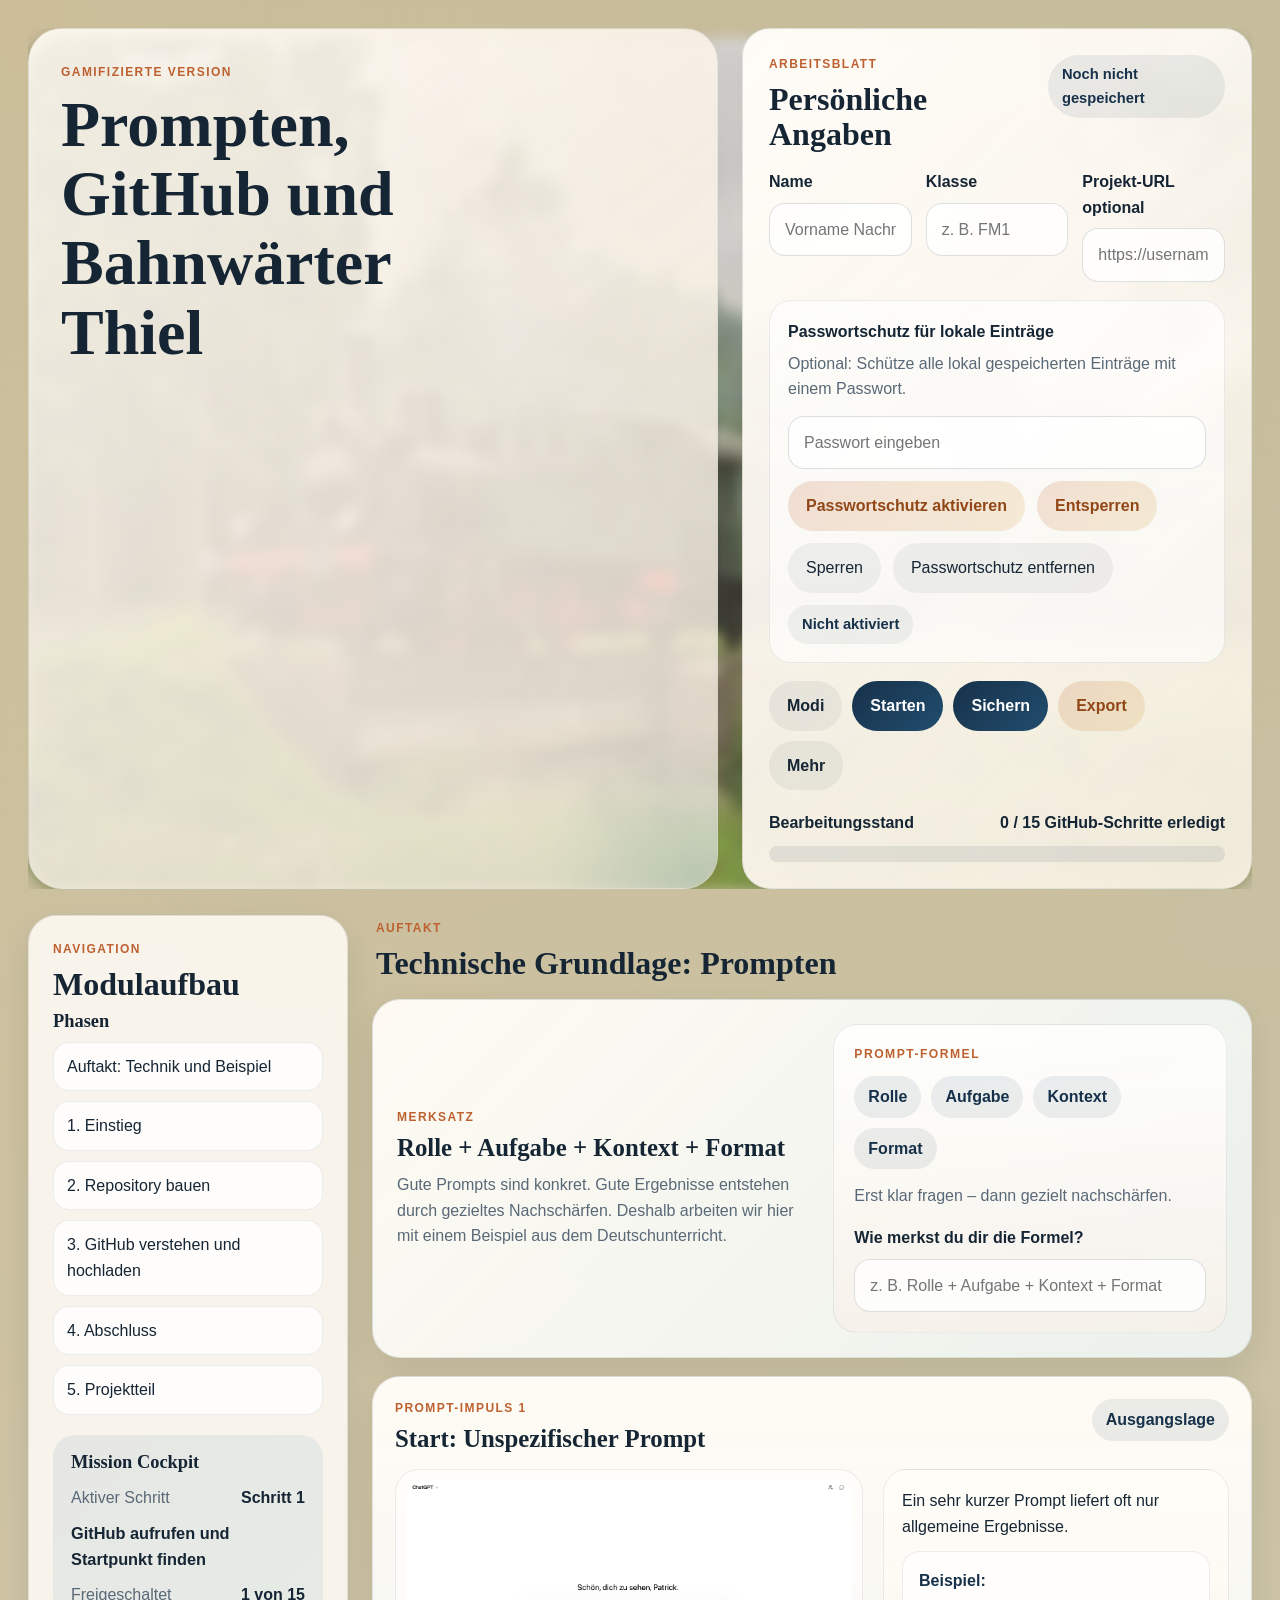
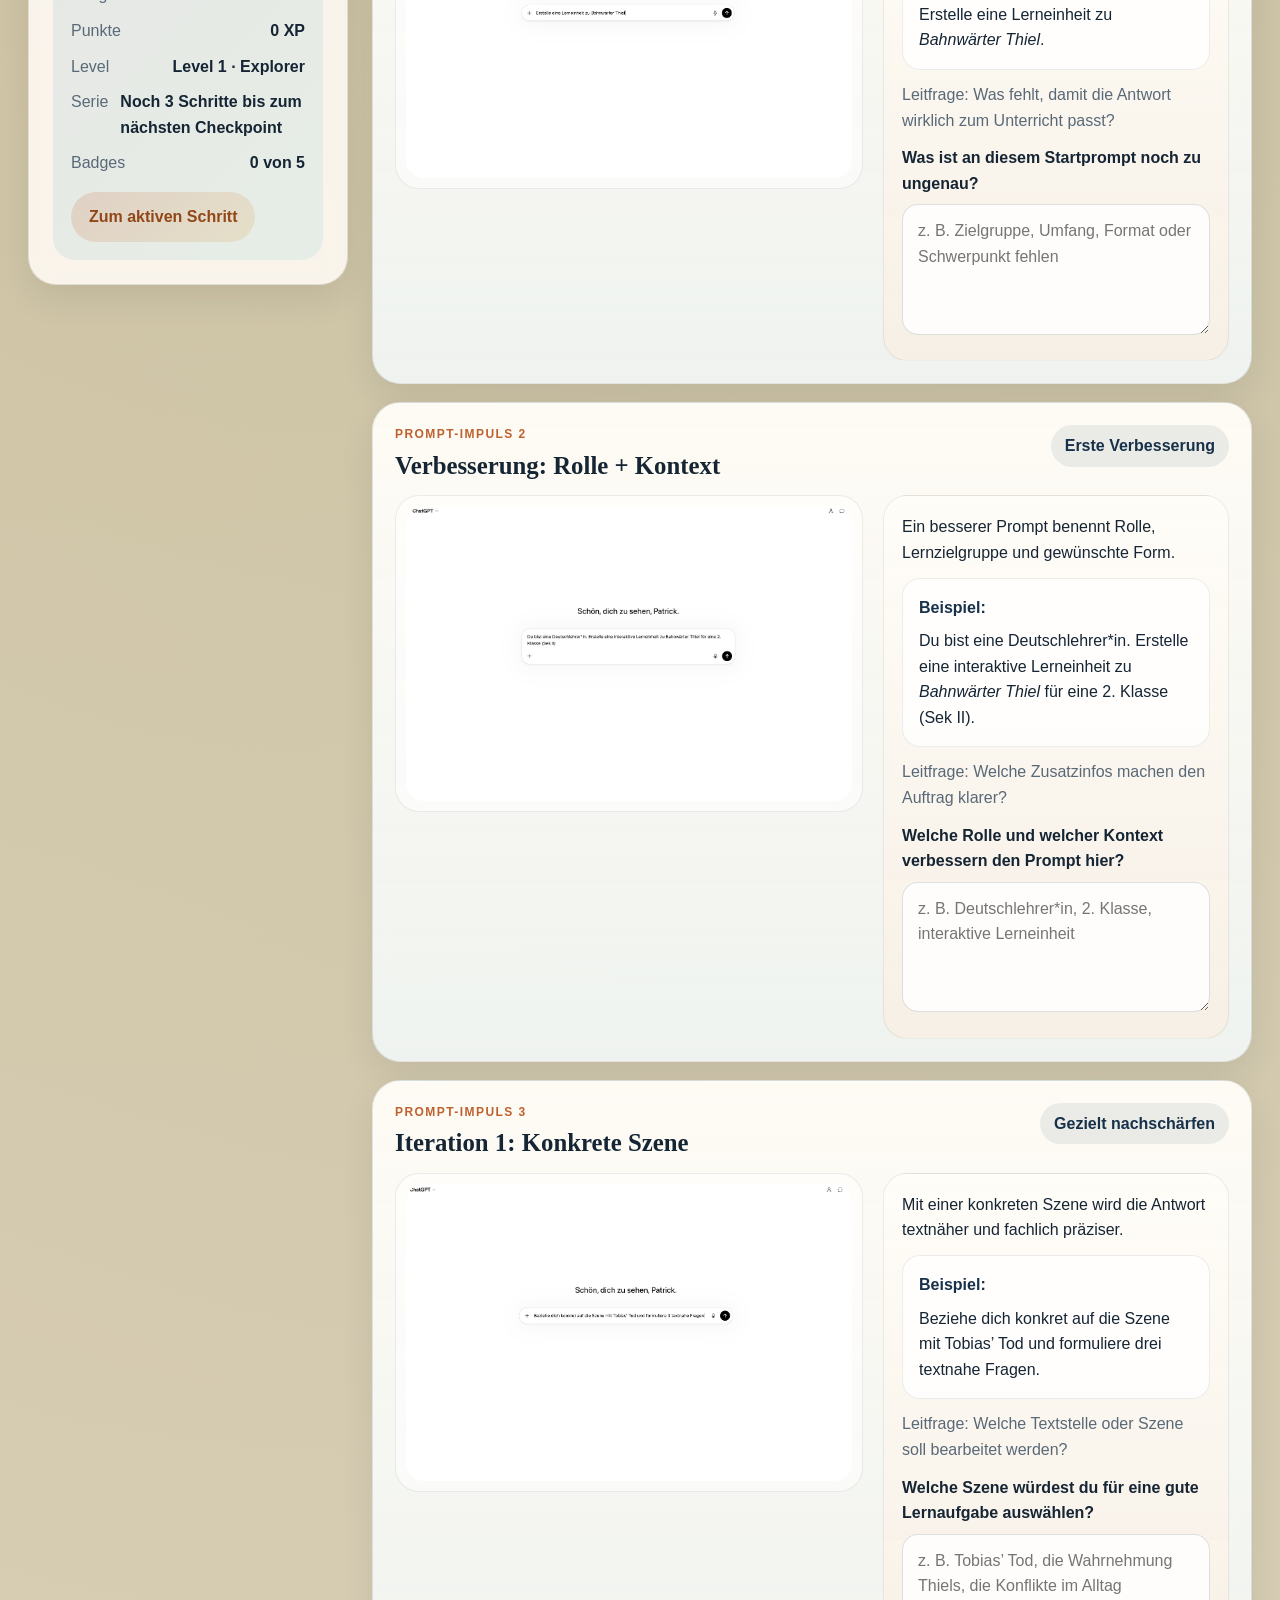
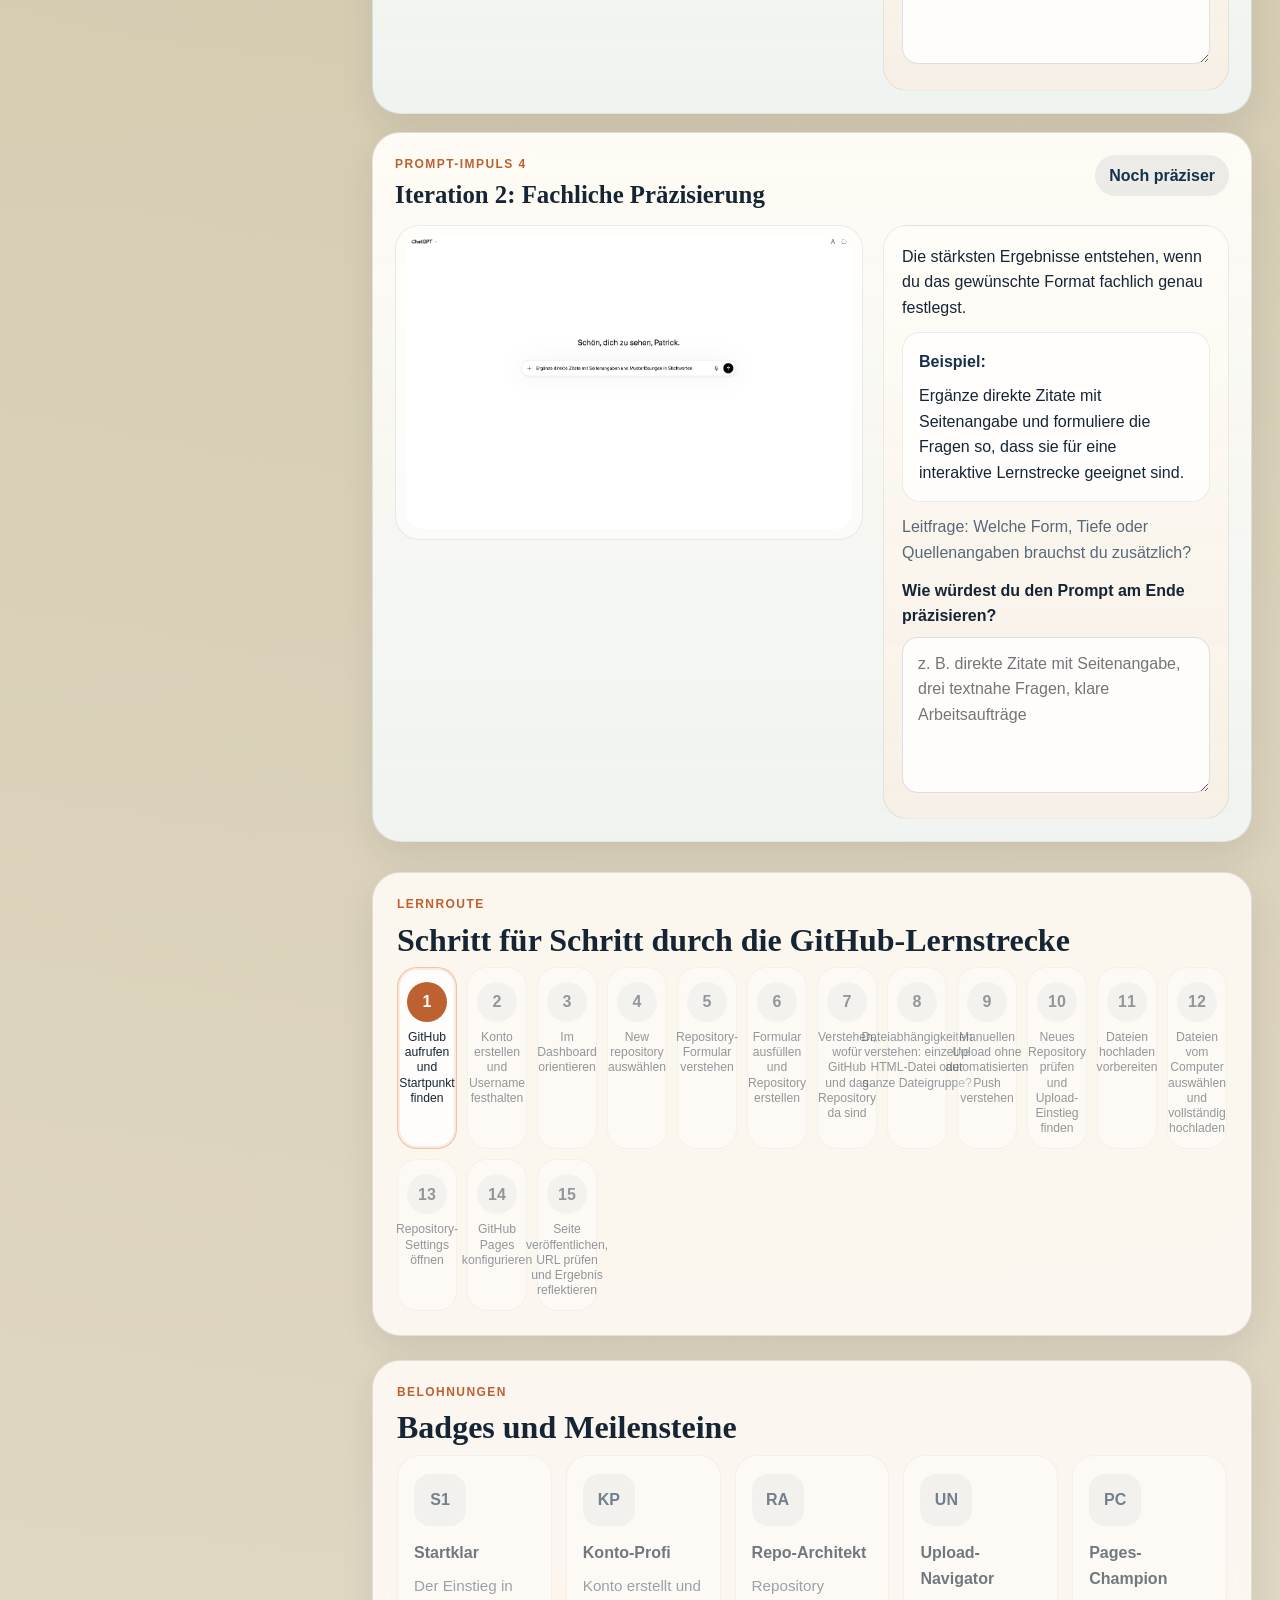
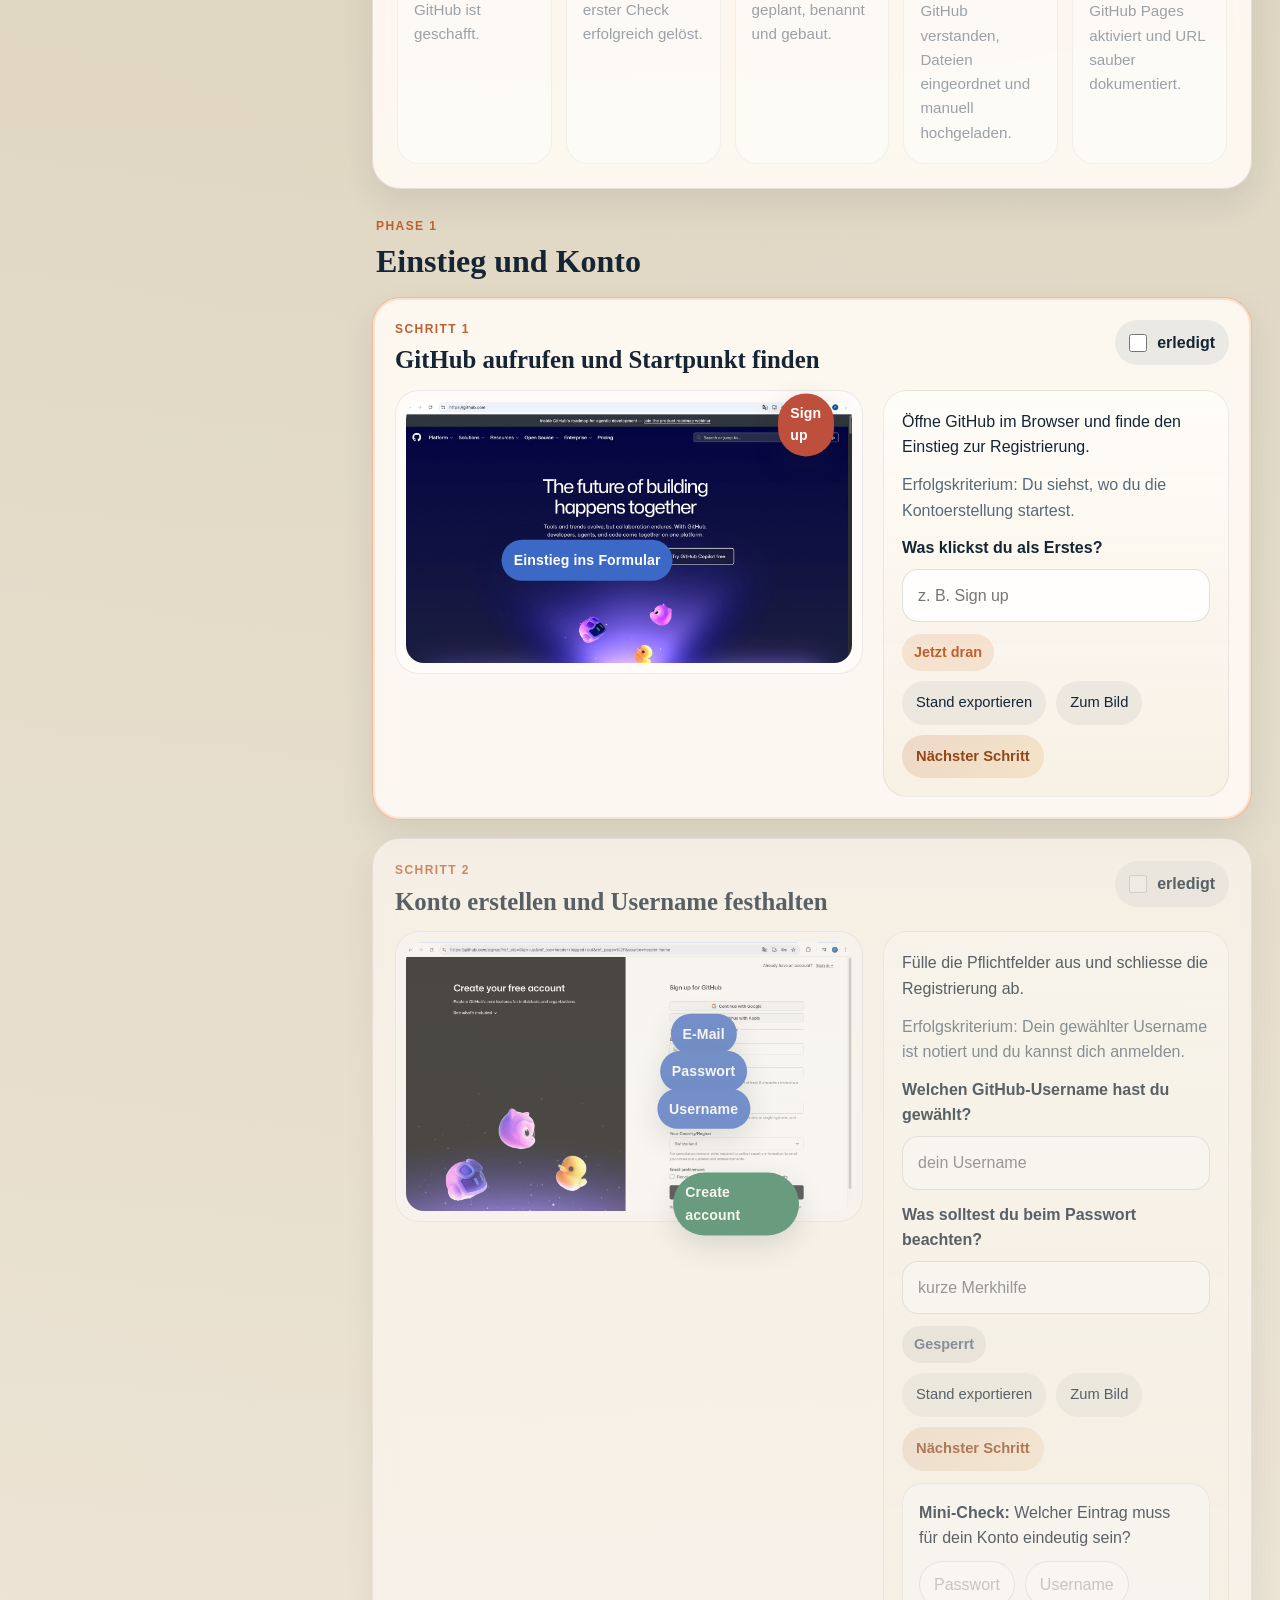
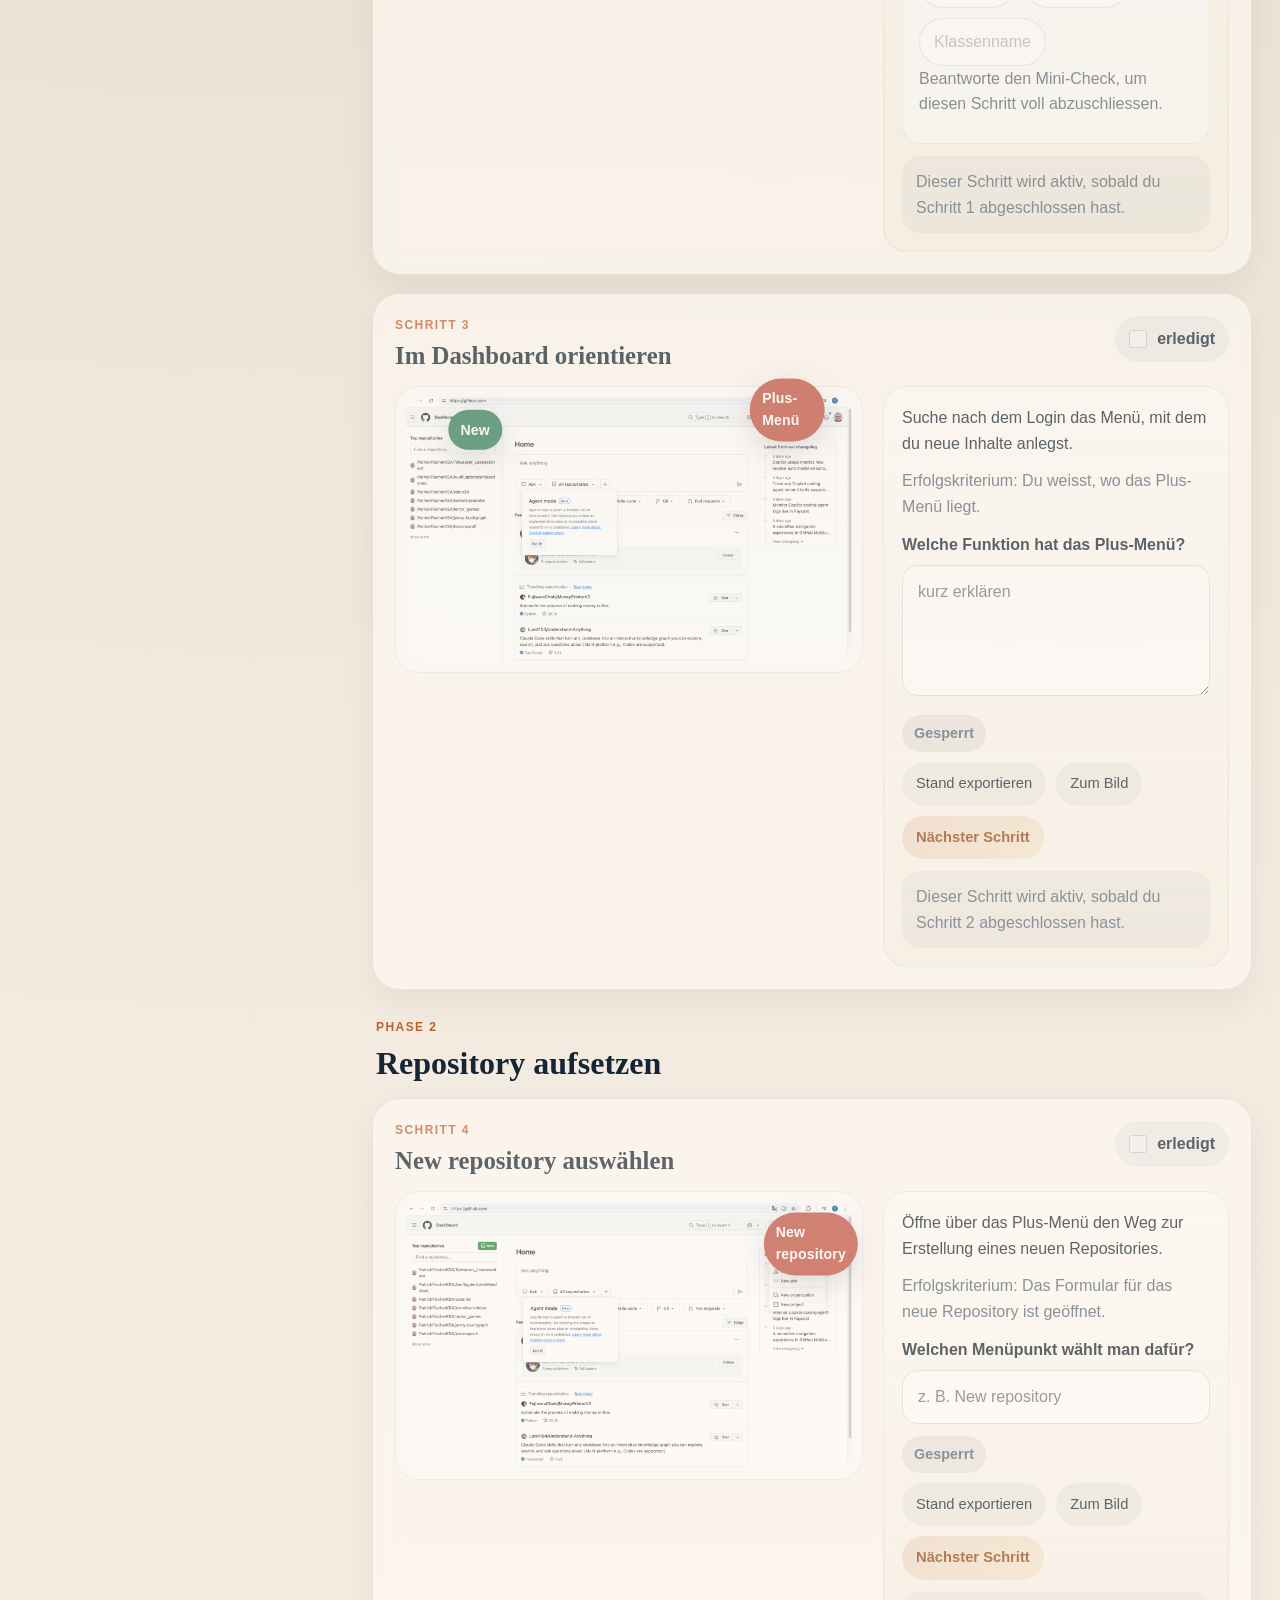
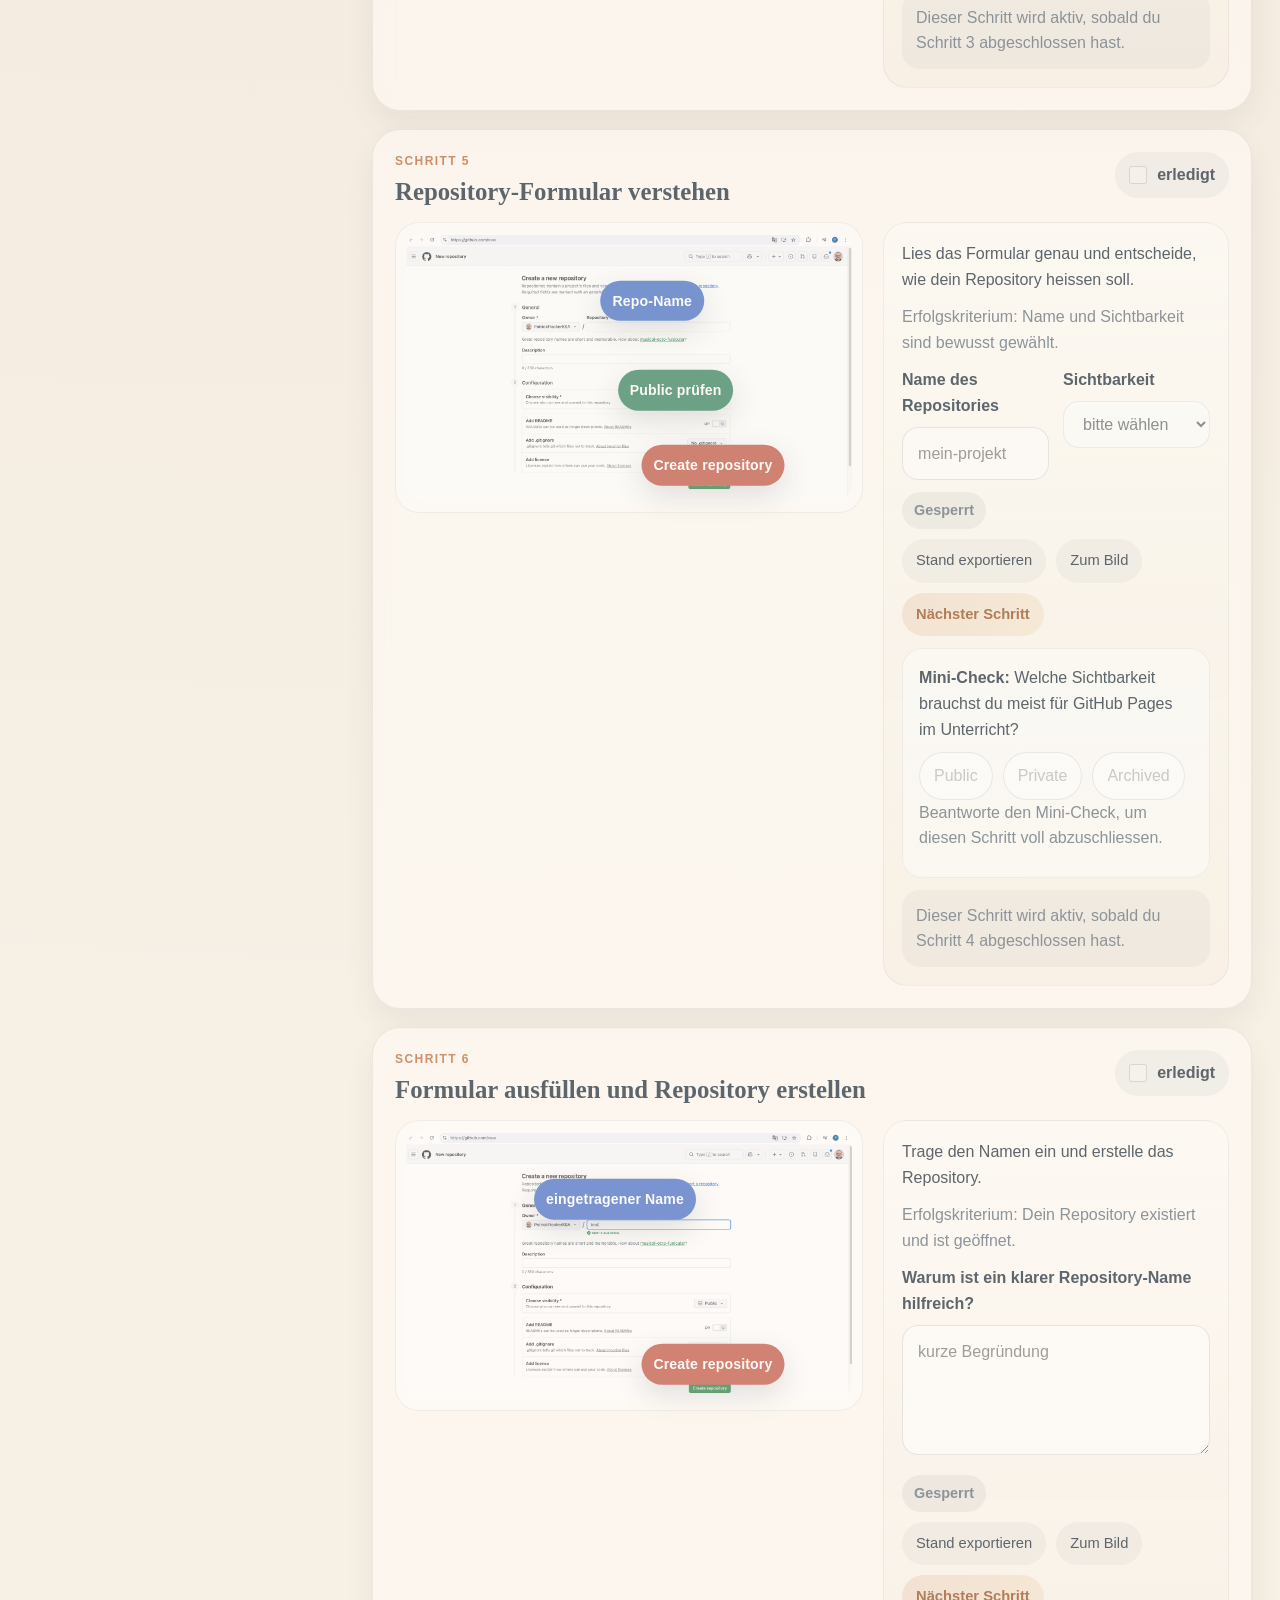
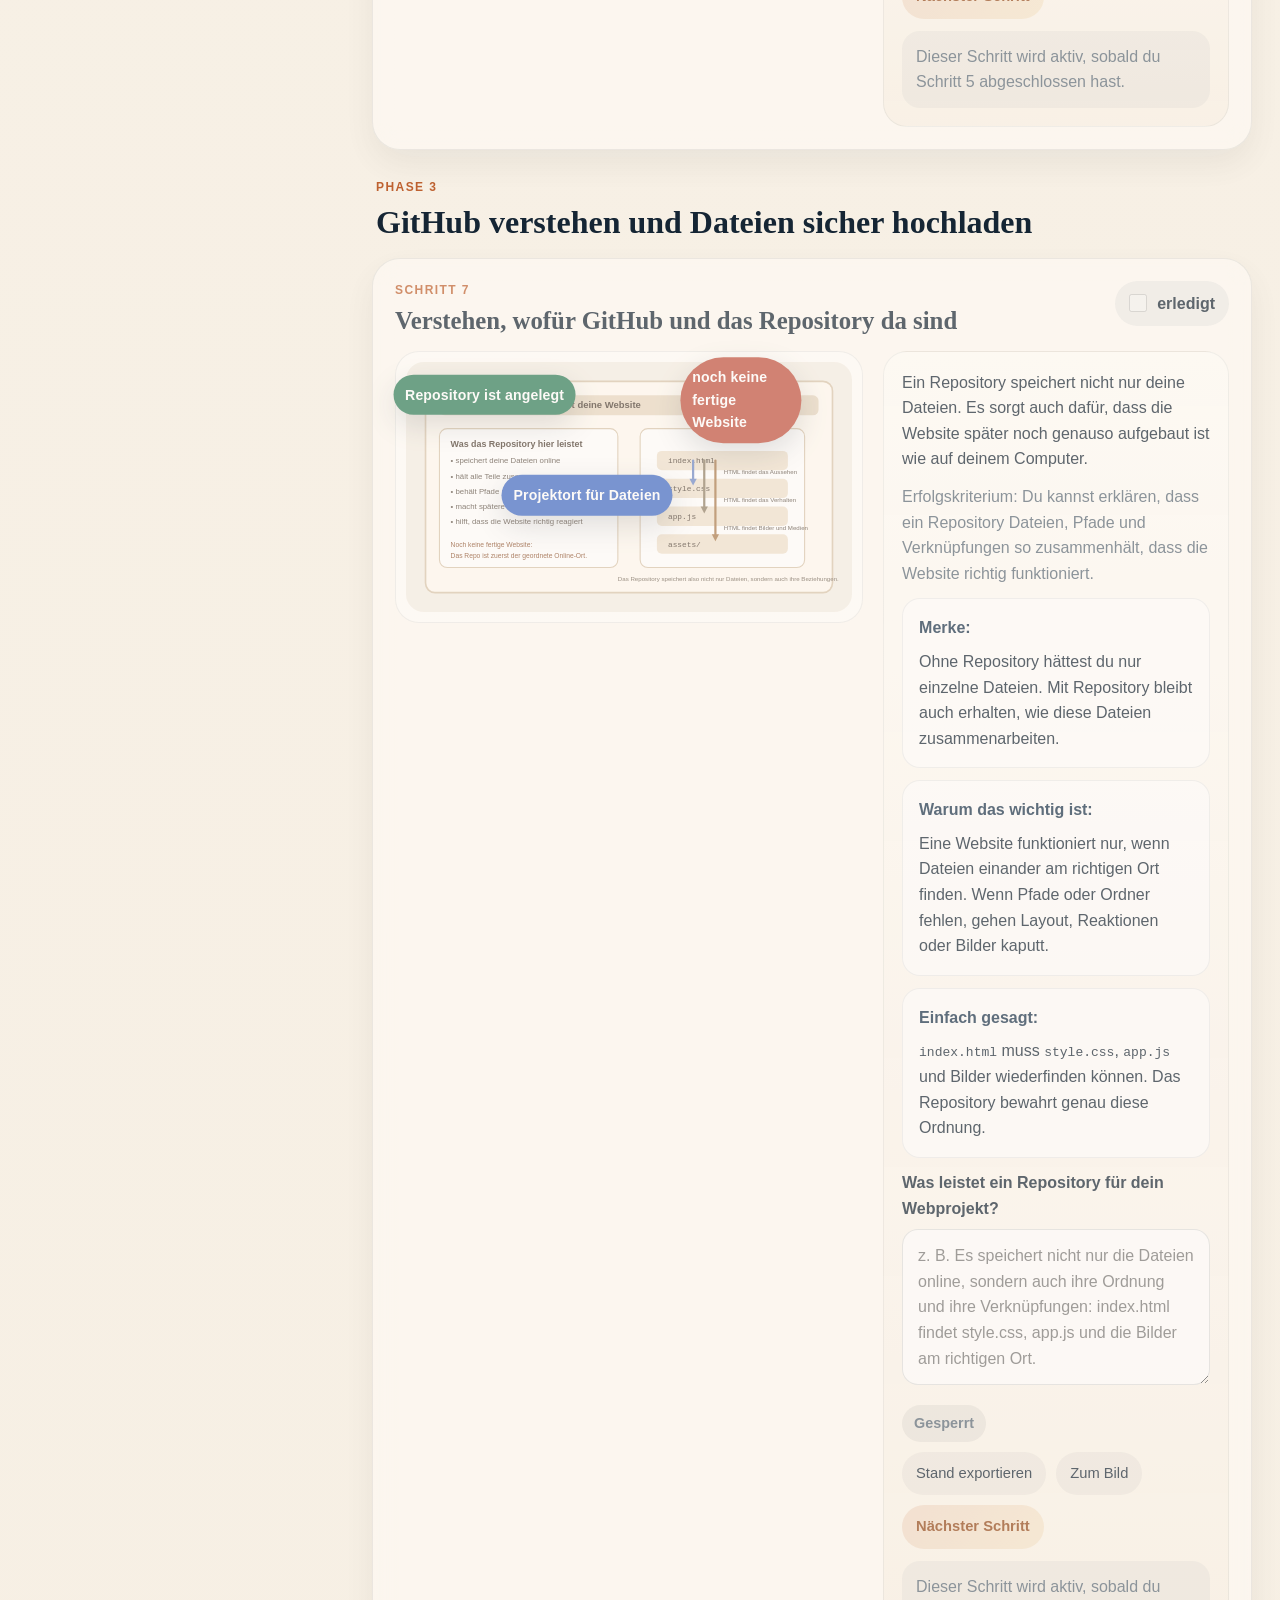
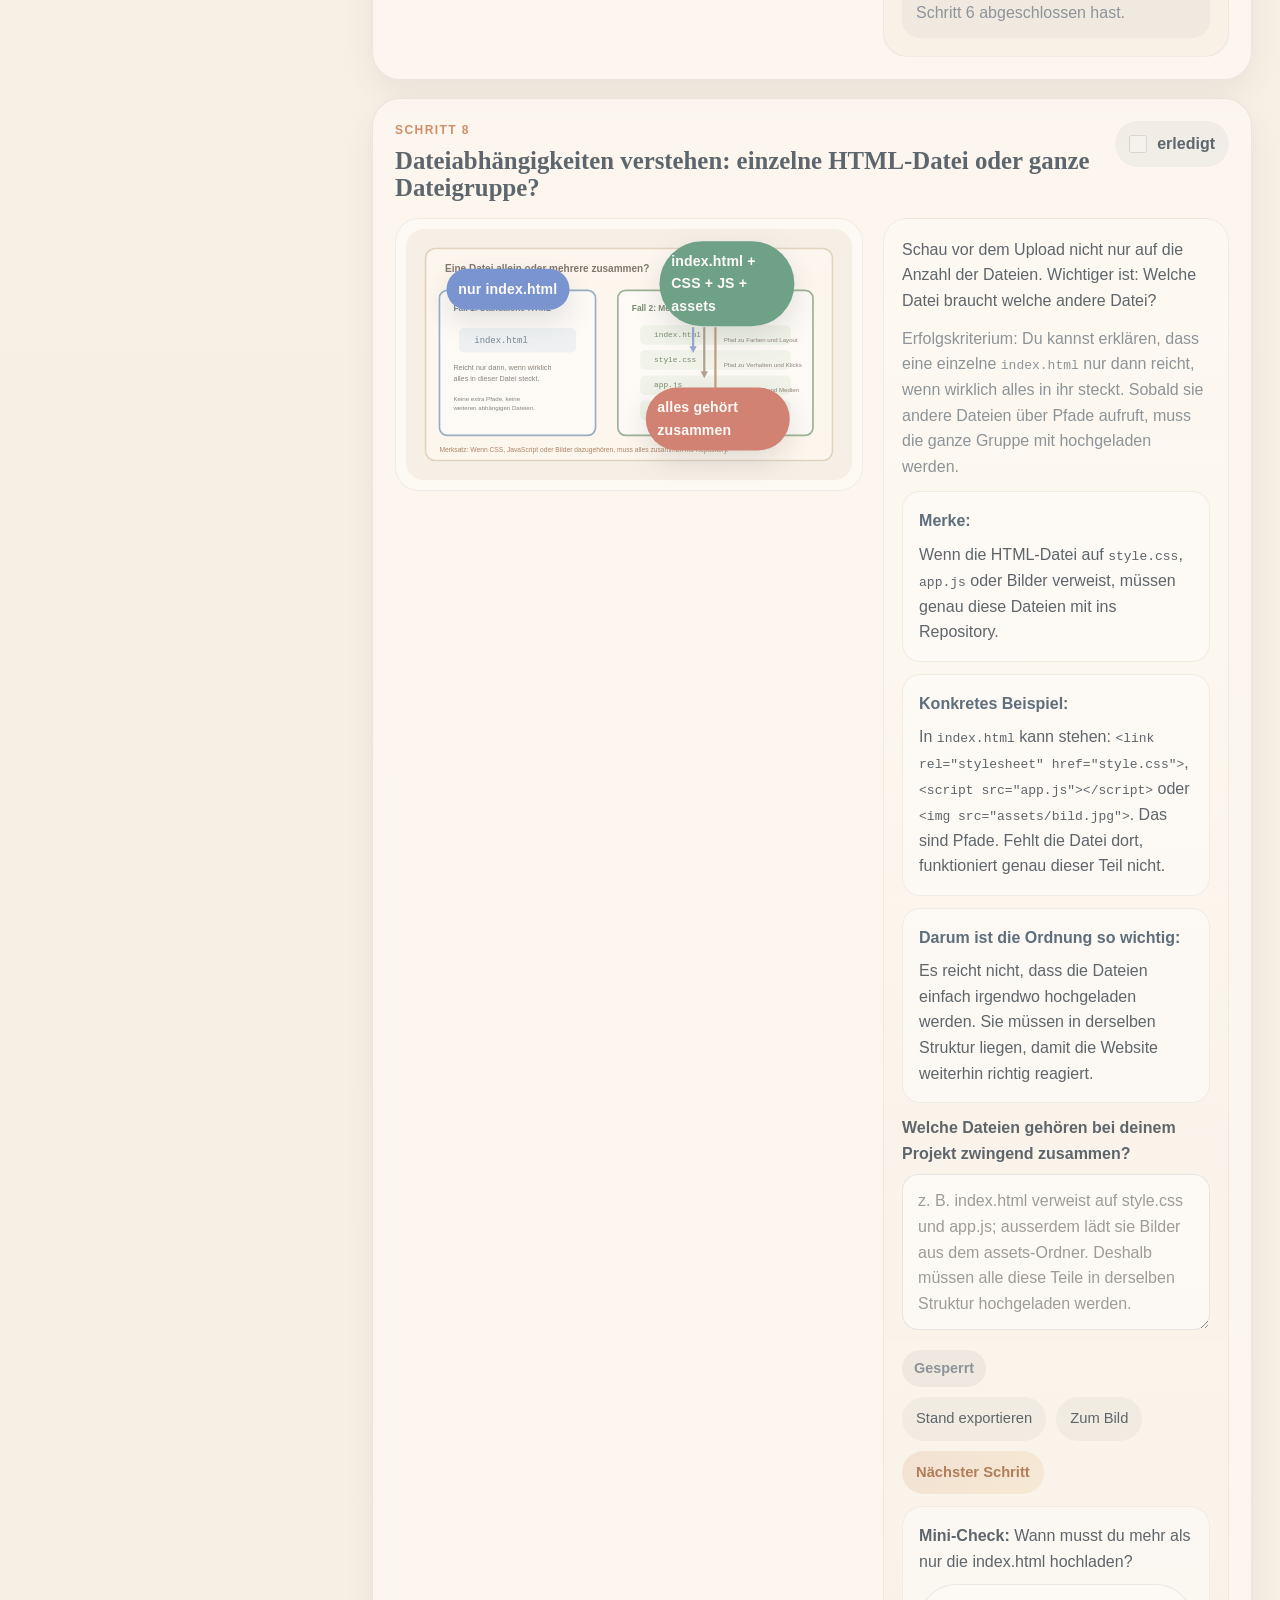
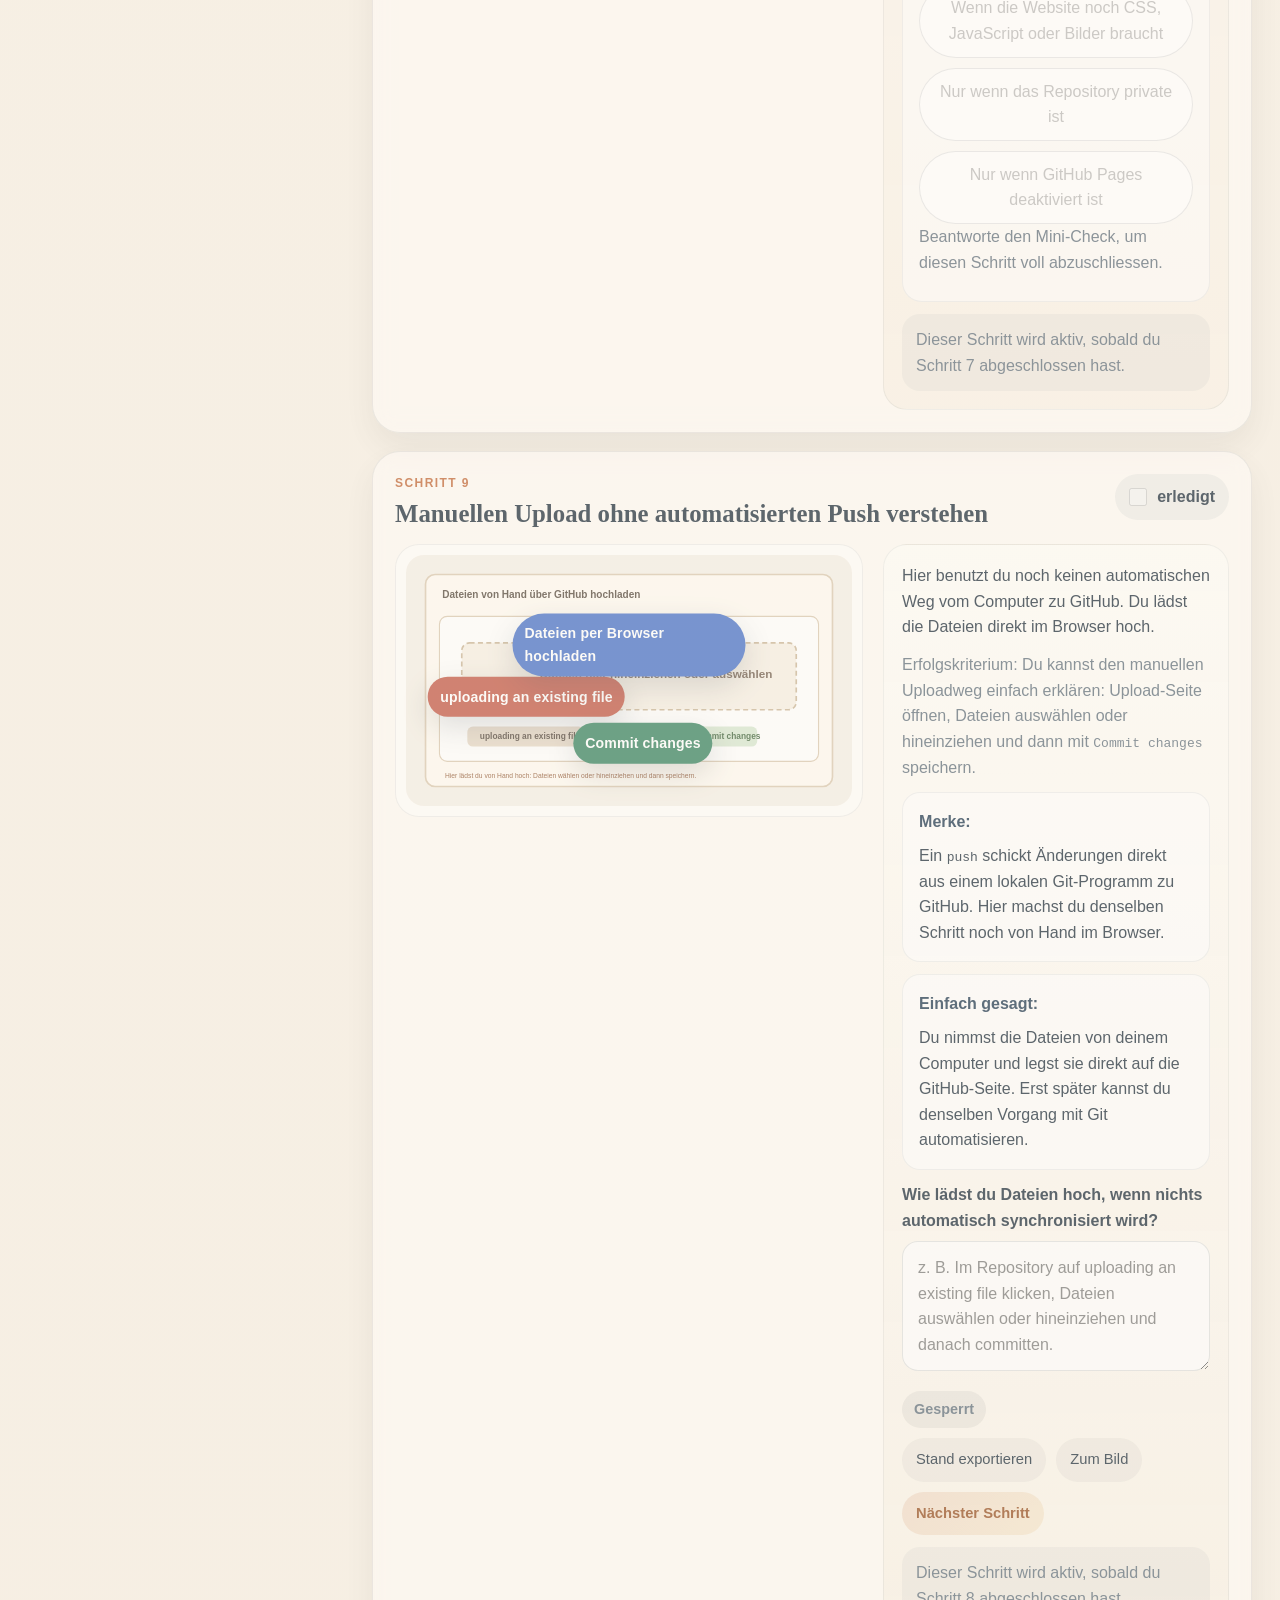
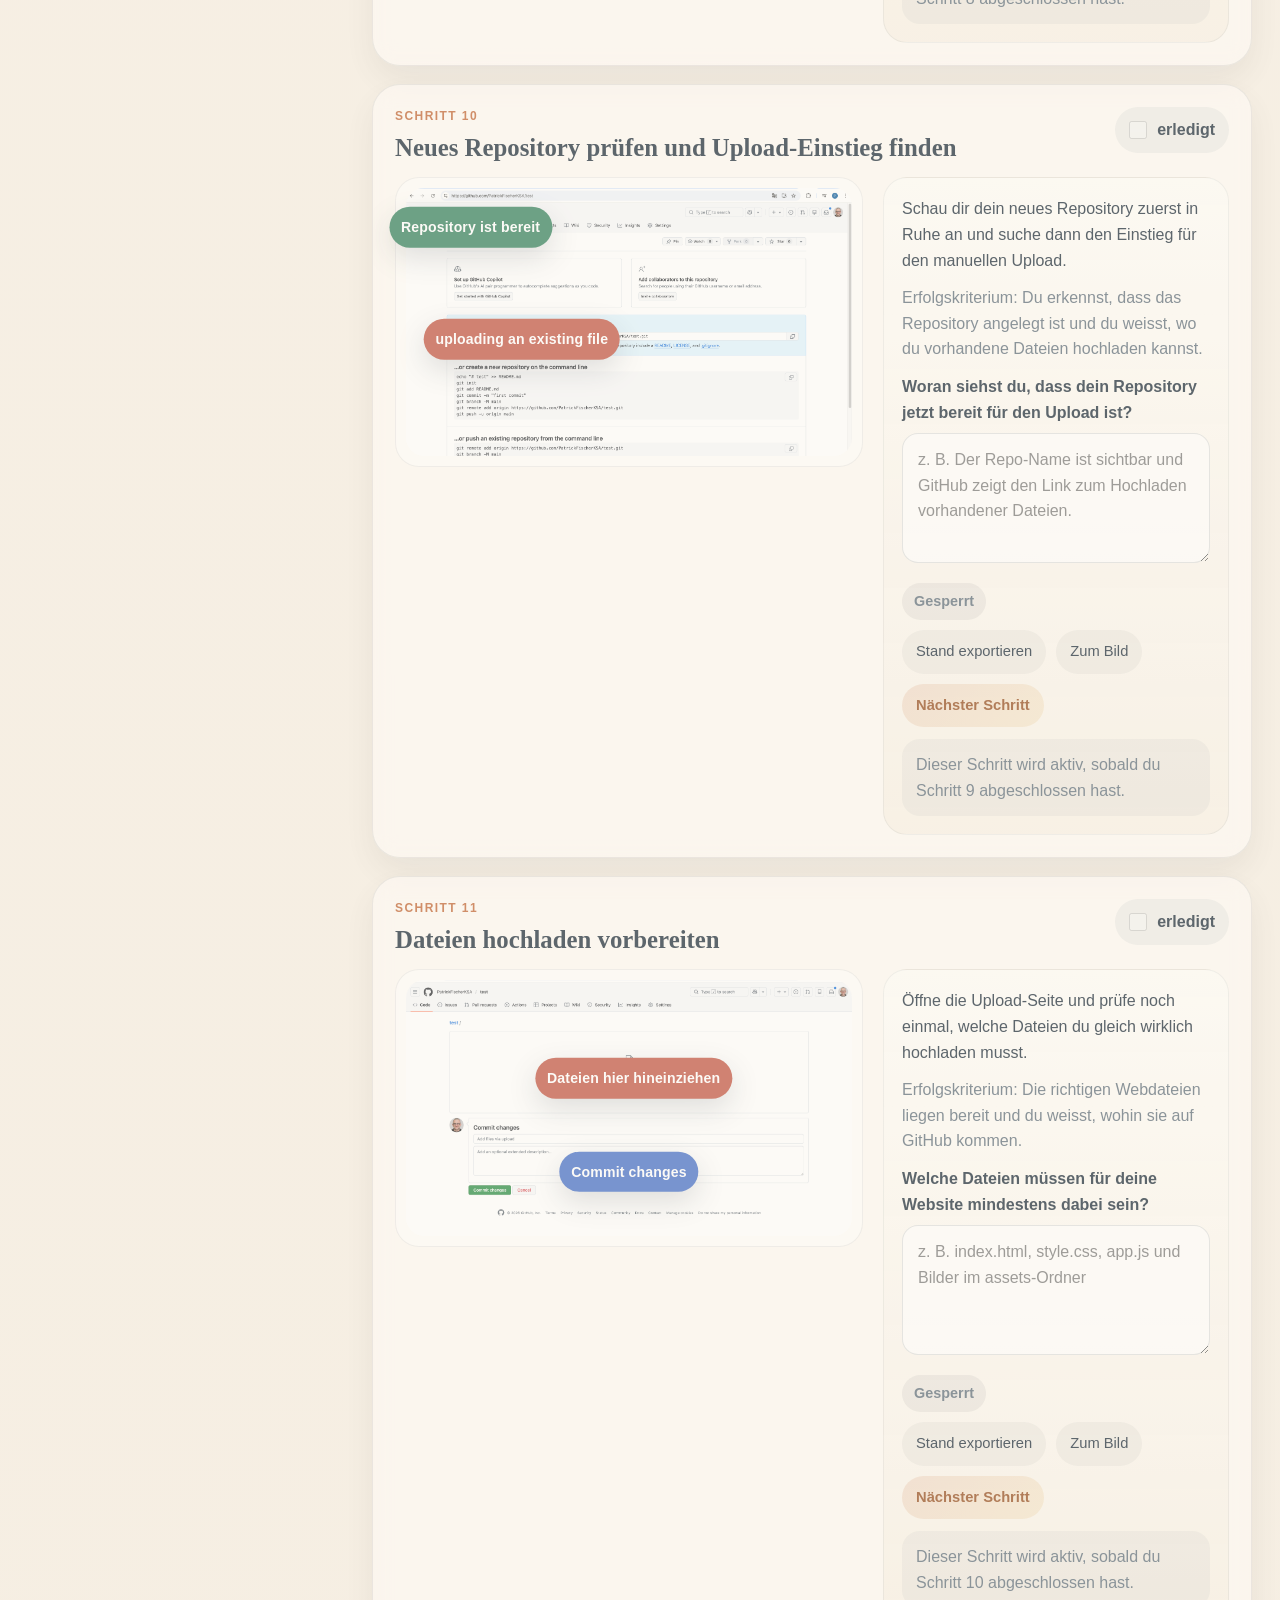
<file: gamifiziert.html>
<!DOCTYPE html>
<html lang="de-CH">
<head>
  <meta charset="UTF-8" />
  <meta name="viewport" content="width=device-width, initial-scale=1.0" />
  <title>Prompten, GitHub und Bahnwärter Thiel - Gamifizierte Version</title>
  <link rel="stylesheet" href="style.css" />
</head>
<body>
  <div class="page-shell">
    <header class="hero">
      <div class="hero-copy">
        <p class="eyebrow">Gamifizierte Version</p>
        <h1>Prompten, GitHub und Bahnwärter Thiel</h1>
      </div>

      <div class="hero-panel panel">
          <div class="panel-head">
            <div>
              <p class="panel-kicker">Arbeitsblatt</p>
              <h2>Persönliche Angaben</h2>
            </div>
          <span id="saveState" class="status-pill">Noch nicht gespeichert</span>
        </div>

        <div class="meta-grid">
          <label class="field">
            <span>Name</span>
            <input id="studentName" type="text" placeholder="Vorname Nachname" />
          </label>
          <label class="field">
            <span>Klasse</span>
            <input id="studentClass" type="text" placeholder="z. B. FM1" />
          </label>
          <label class="field">
            <span>Projekt-URL optional</span>
            <input id="projectUrl" type="url" placeholder="https://username.github.io/repo/" />
          </label>
        </div>

        <section class="security-strip">
          <div class="security-copy">
            <strong>Passwortschutz für lokale Einträge</strong>
            <p id="securityHint">
              Optional: Schütze alle lokal gespeicherten Einträge mit einem Passwort.
            </p>
          </div>
          <div class="security-controls">
            <input
              id="storagePassword"
              type="password"
              placeholder="Passwort eingeben"
              autocomplete="current-password"
            />
            <button class="btn secondary" id="setStoragePassword">Passwortschutz aktivieren</button>
            <button class="btn secondary" id="unlockStorage" hidden>Entsperren</button>
            <button class="btn ghost" id="lockStorage" hidden>Sperren</button>
            <button class="btn ghost" id="removeStoragePassword" hidden>Passwortschutz entfernen</button>
            <span id="securityStatus" class="status-pill subtle">Nicht aktiviert</span>
          </div>
        </section>

        <div class="control-bar">
          <div class="control-bar-main">
            <a class="btn ghost compact-btn" href="index.html">Modi</a>
            <button class="btn primary" id="jumpCurrent">Starten</button>
            <button class="btn primary" id="saveProfile">Sichern</button>
            <button class="btn secondary" id="exportState">Export</button>
            <details class="control-menu">
              <summary class="btn ghost compact-btn">Mehr</summary>
              <div class="control-menu-panel">
                <button class="btn ghost" id="importState">Stand importieren</button>
                <button class="btn ghost" id="toggleProfileRow">Angabenzeile ausblenden</button>
                <button class="btn ghost" id="toggleLabels">Bildhinweise ausblenden</button>
                <button class="btn ghost" id="exportSummary">Zusammenfassung exportieren</button>
                <button class="btn ghost" id="resetAll">Neu starten</button>
              </div>
            </details>
          </div>
        </div>
        <input id="importStateFile" type="file" accept=".json,application/json" hidden />

        <div class="progress-wrap">
          <div class="progress-meta">
            <span>Bearbeitungsstand</span>
            <span id="progressText">0 / 15 GitHub-Schritte erledigt</span>
          </div>
          <div class="progress-bar">
            <div id="progressFill" class="progress-fill"></div>
          </div>
        </div>

      </div>
    </header>

    <main class="layout">
      <aside class="sidebar">
        <div class="panel sticky">
          <div class="panel-head compact">
            <div>
              <p class="panel-kicker">Navigation</p>
              <h2>Modulaufbau</h2>
            </div>
          </div>

          <div class="sidebar-block">
            <h3>Phasen</h3>
            <nav class="toc">
              <a href="#prompting-unit">Auftakt: Technik und Beispiel</a>
              <a href="#phase-1">1. Einstieg</a>
              <a href="#phase-2">2. Repository bauen</a>
              <a href="#phase-3">3. GitHub verstehen und hochladen</a>
              <a href="#phase-4">4. Abschluss</a>
              <a href="#project-part">5. Projektteil</a>
            </nav>
          </div>

          <div class="sidebar-block mission-card">
            <h3>Mission Cockpit</h3>
            <div class="mission-stack">
              <div class="mission-line">
                <span>Aktiver Schritt</span>
                <strong id="currentStepLabel">Schritt 1</strong>
              </div>
              <p id="currentStepTitle" class="mission-title">GitHub aufrufen und Startpunkt finden</p>
              <div class="mission-line">
                <span>Freigeschaltet</span>
                <strong id="unlockedCount">1 von 15</strong>
              </div>
              <div class="mission-line">
                <span>Punkte</span>
                <strong id="xpLabel">0 XP</strong>
              </div>
              <div class="mission-line">
                <span>Level</span>
                <strong id="levelLabel">Level 1</strong>
              </div>
              <div class="mission-line">
                <span>Serie</span>
                <strong id="streakLabel">1 Schritt bis zum ersten Checkpoint</strong>
              </div>
              <div class="mission-line">
                <span>Badges</span>
                <strong id="badgeCount">0 von 5</strong>
              </div>
            </div>
            <button class="btn secondary" id="focusCurrent">Zum aktiven Schritt</button>
          </div>
        </div>
      </aside>

      <section class="content">
        <section id="prompting-unit" class="phase prompt-phase">
          <div class="phase-head">
            <p class="phase-kicker">Auftakt</p>
            <h2>Technische Grundlage: Prompten</h2>
          </div>

          <section class="panel prompt-overview">
            <div class="prompt-overview-grid">
              <div>
                <p class="panel-kicker">Merksatz</p>
                <h3>Rolle + Aufgabe + Kontext + Format</h3>
                <p class="lead compact">
                  Gute Prompts sind konkret. Gute Ergebnisse entstehen durch gezieltes
                  Nachschärfen. Deshalb arbeiten wir hier mit einem Beispiel aus dem
                  Deutschunterricht.
                </p>
              </div>
              <div class="formula-card">
                <p class="formula-label">Prompt-Formel</p>
                <div class="formula-pills">
                  <span>Rolle</span>
                  <span>Aufgabe</span>
                  <span>Kontext</span>
                  <span>Format</span>
                </div>
                <p class="formula-note">Erst klar fragen – dann gezielt nachschärfen.</p>
                <label class="field">
                  <span>Wie merkst du dir die Formel?</span>
                  <input type="text" data-field="promptFormula" placeholder="z. B. Rolle + Aufgabe + Kontext + Format" />
                </label>
              </div>
            </div>
          </section>

          <article class="panel step-card prompt-card">
            <div class="step-head">
              <div>
                <p class="step-kicker">Prompt-Impuls 1</p>
                <h3>Start: Unspezifischer Prompt</h3>
              </div>
              <span class="prompt-chip">Ausgangslage</span>
            </div>
            <div class="step-grid">
              <figure class="shot">
                <img src="assets/images/prompt_step1_unspezifisch.png" alt="Screenshot zum unspezifischen Prompt" class="screenshot" />
              </figure>
              <div class="task-box">
                <p class="instruction">Ein sehr kurzer Prompt liefert oft nur allgemeine Ergebnisse.</p>
                <div class="prompt-example">
                  <strong>Beispiel:</strong>
                  <p>Erstelle eine Lerneinheit zu <em>Bahnwärter Thiel</em>.</p>
                </div>
                <p class="criterion">Leitfrage: Was fehlt, damit die Antwort wirklich zum Unterricht passt?</p>
                <label class="field">
                  <span>Was ist an diesem Startprompt noch zu ungenau?</span>
                  <textarea data-field="promptWeakness" rows="4" placeholder="z. B. Zielgruppe, Umfang, Format oder Schwerpunkt fehlen"></textarea>
                </label>
              </div>
            </div>
          </article>

          <article class="panel step-card prompt-card">
            <div class="step-head">
              <div>
                <p class="step-kicker">Prompt-Impuls 2</p>
                <h3>Verbesserung: Rolle + Kontext</h3>
              </div>
              <span class="prompt-chip">Erste Verbesserung</span>
            </div>
            <div class="step-grid">
              <figure class="shot">
                <img src="assets/images/prompt_step2_rolle_kontext.png" alt="Screenshot zur Verbesserung mit Rolle und Kontext" class="screenshot" />
              </figure>
              <div class="task-box">
                <p class="instruction">Ein besserer Prompt benennt Rolle, Lernzielgruppe und gewünschte Form.</p>
                <div class="prompt-example">
                  <strong>Beispiel:</strong>
                  <p>Du bist eine Deutschlehrer*in. Erstelle eine interaktive Lerneinheit zu <em>Bahnwärter Thiel</em> für eine 2. Klasse (Sek II).</p>
                </div>
                <p class="criterion">Leitfrage: Welche Zusatzinfos machen den Auftrag klarer?</p>
                <label class="field">
                  <span>Welche Rolle und welcher Kontext verbessern den Prompt hier?</span>
                  <textarea data-field="promptRoleContext" rows="4" placeholder="z. B. Deutschlehrer*in, 2. Klasse, interaktive Lerneinheit"></textarea>
                </label>
              </div>
            </div>
          </article>

          <article class="panel step-card prompt-card">
            <div class="step-head">
              <div>
                <p class="step-kicker">Prompt-Impuls 3</p>
                <h3>Iteration 1: Konkrete Szene</h3>
              </div>
              <span class="prompt-chip">Gezielt nachschärfen</span>
            </div>
            <div class="step-grid">
              <figure class="shot">
                <img src="assets/images/prompt_step3_konkrete_szene.png" alt="Screenshot zur konkreten Szene" class="screenshot" />
              </figure>
              <div class="task-box">
                <p class="instruction">Mit einer konkreten Szene wird die Antwort textnäher und fachlich präziser.</p>
                <div class="prompt-example">
                  <strong>Beispiel:</strong>
                  <p>Beziehe dich konkret auf die Szene mit Tobias’ Tod und formuliere drei textnahe Fragen.</p>
                </div>
                <p class="criterion">Leitfrage: Welche Textstelle oder Szene soll bearbeitet werden?</p>
                <label class="field">
                  <span>Welche Szene würdest du für eine gute Lernaufgabe auswählen?</span>
                  <textarea data-field="promptSceneFocus" rows="4" placeholder="z. B. Tobias’ Tod, die Wahrnehmung Thiels, die Konflikte im Alltag"></textarea>
                </label>
              </div>
            </div>
          </article>

          <article class="panel step-card prompt-card">
            <div class="step-head">
              <div>
                <p class="step-kicker">Prompt-Impuls 4</p>
                <h3>Iteration 2: Fachliche Präzisierung</h3>
              </div>
              <span class="prompt-chip">Noch präziser</span>
            </div>
            <div class="step-grid">
              <figure class="shot">
                <img src="assets/images/prompt_step4_praezisierung.png" alt="Screenshot zur fachlichen Präzisierung" class="screenshot" />
              </figure>
              <div class="task-box">
                <p class="instruction">Die stärksten Ergebnisse entstehen, wenn du das gewünschte Format fachlich genau festlegst.</p>
                <div class="prompt-example">
                  <strong>Beispiel:</strong>
                  <p>Ergänze direkte Zitate mit Seitenangabe und formuliere die Fragen so, dass sie für eine interaktive Lernstrecke geeignet sind.</p>
                </div>
                <p class="criterion">Leitfrage: Welche Form, Tiefe oder Quellenangaben brauchst du zusätzlich?</p>
                <label class="field">
                  <span>Wie würdest du den Prompt am Ende präzisieren?</span>
                  <textarea data-field="promptPrecision" rows="5" placeholder="z. B. direkte Zitate mit Seitenangabe, drei textnahe Fragen, klare Arbeitsaufträge"></textarea>
                </label>
              </div>
            </div>
          </article>
        </section>

        <section class="panel journey-panel">
          <div class="panel-head compact">
            <div>
              <p class="panel-kicker">Lernroute</p>
              <h2>Schritt für Schritt durch die GitHub-Lernstrecke</h2>
            </div>
          </div>
          <div id="journeyMap" class="journey-map"></div>
        </section>

        <section class="panel badges-panel">
          <div class="panel-head compact">
            <div>
              <p class="panel-kicker">Belohnungen</p>
              <h2>Badges und Meilensteine</h2>
            </div>
          </div>
          <div id="badgeBoard" class="badge-board"></div>
        </section>

        <section id="phase-1" class="phase">
          <div class="phase-head">
            <p class="phase-kicker">Phase 1</p>
            <h2>Einstieg und Konto</h2>
          </div>

          <article id="step-1" class="panel step-card task">
            <div class="step-head">
              <div>
                <p class="step-kicker">Schritt 1</p>
                <h3>GitHub aufrufen und Startpunkt finden</h3>
              </div>
              <label class="task-check"><input type="checkbox" data-task="1" /> erledigt</label>
            </div>
            <div class="step-grid">
              <figure class="shot">
                <img src="assets/images/step1_start.jpeg" alt="GitHub Startseite mit Sign-up-Bereich" class="screenshot" />
                <div class="label-pin red" style="left: 88%; top: 12%;">Sign up</div>
                <div class="label-pin blue" style="left: 41%; top: 60%;">Einstieg ins Formular</div>
              </figure>
              <div class="task-box">
                <p class="instruction">Öffne GitHub im Browser und finde den Einstieg zur Registrierung.</p>
                <p class="criterion">Erfolgskriterium: Du siehst, wo du die Kontoerstellung startest.</p>
                <label class="field">
                  <span>Was klickst du als Erstes?</span>
                  <input type="text" data-field="startAction" placeholder="z. B. Sign up" />
                </label>
              </div>
            </div>
          </article>

          <article id="step-2" class="panel step-card task">
            <div class="step-head">
              <div>
                <p class="step-kicker">Schritt 2</p>
                <h3>Konto erstellen und Username festhalten</h3>
              </div>
              <label class="task-check"><input type="checkbox" data-task="2" /> erledigt</label>
            </div>
            <div class="step-grid">
              <figure class="shot">
                <img src="assets/images/step2_signup.png" alt="GitHub Registrierungsformular" class="screenshot" />
                <div class="label-pin blue" style="left: 66%; top: 35%;">E-Mail</div>
                <div class="label-pin blue" style="left: 66%; top: 48%;">Passwort</div>
                <div class="label-pin blue" style="left: 66%; top: 61%;">Username</div>
                <div class="label-pin green" style="left: 73%; top: 94%;">Create account</div>
              </figure>
              <div class="task-box">
                <p class="instruction">Fülle die Pflichtfelder aus und schliesse die Registrierung ab.</p>
                <p class="criterion">Erfolgskriterium: Dein gewählter Username ist notiert und du kannst dich anmelden.</p>
                <label class="field">
                  <span>Welchen GitHub-Username hast du gewählt?</span>
                  <input type="text" data-field="username" placeholder="dein Username" />
                </label>
                <label class="field">
                  <span>Was solltest du beim Passwort beachten?</span>
                  <input type="text" data-field="passwordRule" placeholder="kurze Merkhilfe" />
                </label>
              </div>
            </div>
          </article>

          <article id="step-3" class="panel step-card task">
            <div class="step-head">
              <div>
                <p class="step-kicker">Schritt 3</p>
                <h3>Im Dashboard orientieren</h3>
              </div>
              <label class="task-check"><input type="checkbox" data-task="3" /> erledigt</label>
            </div>
            <div class="step-grid">
              <figure class="shot">
                <img src="assets/images/step3_dashboard.png" alt="GitHub Dashboard mit Plus-Menü" class="screenshot" />
                <div class="label-pin red" style="left: 84%; top: 8%;">Plus-Menü</div>
                <div class="label-pin green" style="left: 17%; top: 15%;">New</div>
              </figure>
              <div class="task-box">
                <p class="instruction">Suche nach dem Login das Menü, mit dem du neue Inhalte anlegst.</p>
                <p class="criterion">Erfolgskriterium: Du weisst, wo das Plus-Menü liegt.</p>
                <label class="field">
                  <span>Welche Funktion hat das Plus-Menü?</span>
                  <textarea data-field="plusMenuPurpose" rows="4" placeholder="kurz erklären"></textarea>
                </label>
              </div>
            </div>
          </article>
        </section>

        <section id="phase-2" class="phase">
          <div class="phase-head">
            <p class="phase-kicker">Phase 2</p>
            <h2>Repository aufsetzen</h2>
          </div>

          <article id="step-4" class="panel step-card task">
            <div class="step-head">
              <div>
                <p class="step-kicker">Schritt 4</p>
                <h3>New repository auswählen</h3>
              </div>
              <label class="task-check"><input type="checkbox" data-task="4" /> erledigt</label>
            </div>
            <div class="step-grid">
              <figure class="shot">
                <img src="assets/images/step4_newrepo.png" alt="Menüpunkt New repository" class="screenshot" />
                <div class="label-pin red" style="left: 89%; top: 18%;">New repository</div>
              </figure>
              <div class="task-box">
                <p class="instruction">Öffne über das Plus-Menü den Weg zur Erstellung eines neuen Repositories.</p>
                <p class="criterion">Erfolgskriterium: Das Formular für das neue Repository ist geöffnet.</p>
                <label class="field">
                  <span>Welchen Menüpunkt wählt man dafür?</span>
                  <input type="text" data-field="newRepoEntry" placeholder="z. B. New repository" />
                </label>
              </div>
            </div>
          </article>

          <article id="step-5" class="panel step-card task">
            <div class="step-head">
              <div>
                <p class="step-kicker">Schritt 5</p>
                <h3>Repository-Formular verstehen</h3>
              </div>
              <label class="task-check"><input type="checkbox" data-task="5" /> erledigt</label>
            </div>
            <div class="step-grid">
              <figure class="shot">
                <img src="assets/images/step5_repoform.png" alt="Leeres Repository-Formular" class="screenshot" />
                <div class="label-pin blue" style="left: 55%; top: 27%;">Repo-Name</div>
                <div class="label-pin green" style="left: 60%; top: 58%;">Public prüfen</div>
                <div class="label-pin red" style="left: 68%; top: 84%;">Create repository</div>
              </figure>
              <div class="task-box">
                <p class="instruction">Lies das Formular genau und entscheide, wie dein Repository heissen soll.</p>
                <p class="criterion">Erfolgskriterium: Name und Sichtbarkeit sind bewusst gewählt.</p>
                <div class="double-field">
                  <label class="field">
                    <span>Name des Repositories</span>
                    <input type="text" data-field="repoName" placeholder="mein-projekt" />
                  </label>
                  <label class="field">
                    <span>Sichtbarkeit</span>
                    <select data-field="visibility">
                      <option value="">bitte wählen</option>
                      <option value="Public">Public</option>
                      <option value="Private">Private</option>
                    </select>
                  </label>
                </div>
              </div>
            </div>
          </article>

          <article id="step-6" class="panel step-card task">
            <div class="step-head">
              <div>
                <p class="step-kicker">Schritt 6</p>
                <h3>Formular ausfüllen und Repository erstellen</h3>
              </div>
              <label class="task-check"><input type="checkbox" data-task="6" /> erledigt</label>
            </div>
            <div class="step-grid">
              <figure class="shot">
                <img src="assets/images/step6_repoform_filled.png" alt="Ausgefülltes Repository-Formular" class="screenshot" />
                <div class="label-pin blue" style="left: 47%; top: 27%;">eingetragener Name</div>
                <div class="label-pin red" style="left: 68%; top: 84%;">Create repository</div>
              </figure>
              <div class="task-box">
                <p class="instruction">Trage den Namen ein und erstelle das Repository.</p>
                <p class="criterion">Erfolgskriterium: Dein Repository existiert und ist geöffnet.</p>
                <label class="field">
                  <span>Warum ist ein klarer Repository-Name hilfreich?</span>
                  <textarea data-field="repoReason" rows="4" placeholder="kurze Begründung"></textarea>
                </label>
              </div>
            </div>
          </article>
        </section>

        <section id="phase-3" class="phase">
          <div class="phase-head">
            <p class="phase-kicker">Phase 3</p>
            <h2>GitHub verstehen und Dateien sicher hochladen</h2>
          </div>

          <article id="step-7" class="panel step-card task">
            <div class="step-head">
              <div>
                <p class="step-kicker">Schritt 7</p>
                <h3>Verstehen, wofür GitHub und das Repository da sind</h3>
              </div>
              <label class="task-check"><input type="checkbox" data-task="7" /> erledigt</label>
            </div>
            <div class="step-grid">
              <figure class="shot">
                <img src="assets/images/step7_repo_what_is_it.svg" alt="Frisch erstelltes Repository als geordneter Projektort" class="screenshot" />
                <div class="label-pin green" style="left: 19%; top: 16%;">Repository ist angelegt</div>
                <div class="label-pin blue" style="left: 41%; top: 53%;">Projektort für Dateien</div>
                <div class="label-pin red" style="left: 74%; top: 18%;">noch keine fertige Website</div>
              </figure>
              <div class="task-box">
                <p class="instruction">Ein Repository speichert nicht nur deine Dateien. Es sorgt auch dafür, dass die Website später noch genauso aufgebaut ist wie auf deinem Computer.</p>
                <p class="criterion">Erfolgskriterium: Du kannst erklären, dass ein Repository Dateien, Pfade und Verknüpfungen so zusammenhält, dass die Website richtig funktioniert.</p>
                <div class="prompt-example">
                  <strong>Merke:</strong>
                  <p>Ohne Repository hättest du nur einzelne Dateien. Mit Repository bleibt auch erhalten, wie diese Dateien zusammenarbeiten.</p>
                </div>
                <div class="prompt-example">
                  <strong>Warum das wichtig ist:</strong>
                  <p>Eine Website funktioniert nur, wenn Dateien einander am richtigen Ort finden. Wenn Pfade oder Ordner fehlen, gehen Layout, Reaktionen oder Bilder kaputt.</p>
                </div>
                <div class="prompt-example">
                  <strong>Einfach gesagt:</strong>
                  <p><code>index.html</code> muss <code>style.css</code>, <code>app.js</code> und Bilder wiederfinden können. Das Repository bewahrt genau diese Ordnung.</p>
                </div>
                <label class="field">
                  <span>Was leistet ein Repository für dein Webprojekt?</span>
                  <textarea data-field="repoPurpose" rows="5" placeholder="z. B. Es speichert nicht nur die Dateien online, sondern auch ihre Ordnung und ihre Verknüpfungen: index.html findet style.css, app.js und die Bilder am richtigen Ort."></textarea>
                </label>
              </div>
            </div>
          </article>

          <article id="step-8" class="panel step-card task">
            <div class="step-head">
              <div>
                <p class="step-kicker">Schritt 8</p>
                <h3>Dateiabhängigkeiten verstehen: einzelne HTML-Datei oder ganze Dateigruppe?</h3>
              </div>
              <label class="task-check"><input type="checkbox" data-task="8" /> erledigt</label>
            </div>
            <div class="step-grid">
              <figure class="shot">
                <img src="assets/images/step8_single_vs_group.svg" alt="Vergleich zwischen einzelner HTML-Datei und ganzer Projektstruktur" class="screenshot" />
                <div class="label-pin blue" style="left: 24%; top: 26%;">nur index.html</div>
                <div class="label-pin green" style="left: 71%; top: 24%;">index.html + CSS + JS + assets</div>
                <div class="label-pin red" style="left: 69%; top: 74%;">alles gehört zusammen</div>
              </figure>
              <div class="task-box">
                <p class="instruction">Schau vor dem Upload nicht nur auf die Anzahl der Dateien. Wichtiger ist: Welche Datei braucht welche andere Datei?</p>
                <p class="criterion">Erfolgskriterium: Du kannst erklären, dass eine einzelne <code>index.html</code> nur dann reicht, wenn wirklich alles in ihr steckt. Sobald sie andere Dateien über Pfade aufruft, muss die ganze Gruppe mit hochgeladen werden.</p>
                <div class="prompt-example">
                  <strong>Merke:</strong>
                  <p>Wenn die HTML-Datei auf <code>style.css</code>, <code>app.js</code> oder Bilder verweist, müssen genau diese Dateien mit ins Repository.</p>
                </div>
                <div class="prompt-example">
                  <strong>Konkretes Beispiel:</strong>
                  <p>In <code>index.html</code> kann stehen: <code>&lt;link rel="stylesheet" href="style.css"&gt;</code>, <code>&lt;script src="app.js"&gt;&lt;/script&gt;</code> oder <code>&lt;img src="assets/bild.jpg"&gt;</code>. Das sind Pfade. Fehlt die Datei dort, funktioniert genau dieser Teil nicht.</p>
                </div>
                <div class="prompt-example">
                  <strong>Darum ist die Ordnung so wichtig:</strong>
                  <p>Es reicht nicht, dass die Dateien einfach irgendwo hochgeladen werden. Sie müssen in derselben Struktur liegen, damit die Website weiterhin richtig reagiert.</p>
                </div>
                <label class="field">
                  <span>Welche Dateien gehören bei deinem Projekt zwingend zusammen?</span>
                  <textarea data-field="fileGroupInsight" rows="5" placeholder="z. B. index.html verweist auf style.css und app.js; ausserdem lädt sie Bilder aus dem assets-Ordner. Deshalb müssen alle diese Teile in derselben Struktur hochgeladen werden."></textarea>
                </label>
              </div>
            </div>
          </article>

          <article id="step-9" class="panel step-card task">
            <div class="step-head">
              <div>
                <p class="step-kicker">Schritt 9</p>
                <h3>Manuellen Upload ohne automatisierten Push verstehen</h3>
              </div>
              <label class="task-check"><input type="checkbox" data-task="9" /> erledigt</label>
            </div>
            <div class="step-grid">
              <figure class="shot">
                <img src="assets/images/step9_manual_upload_explained.svg" alt="GitHub-Upload im Browser ohne automatisierten Push" class="screenshot" />
                <div class="label-pin red" style="left: 28%; top: 56%;">uploading an existing file</div>
                <div class="label-pin blue" style="left: 50%; top: 37%;">Dateien per Browser hochladen</div>
                <div class="label-pin green" style="left: 53%; top: 73%;">Commit changes</div>
              </figure>
              <div class="task-box">
                <p class="instruction">Hier benutzt du noch keinen automatischen Weg vom Computer zu GitHub. Du lädst die Dateien direkt im Browser hoch.</p>
                <p class="criterion">Erfolgskriterium: Du kannst den manuellen Uploadweg einfach erklären: Upload-Seite öffnen, Dateien auswählen oder hineinziehen und dann mit <code>Commit changes</code> speichern.</p>
                <div class="prompt-example">
                  <strong>Merke:</strong>
                  <p>Ein <code>push</code> schickt Änderungen direkt aus einem lokalen Git-Programm zu GitHub. Hier machst du denselben Schritt noch von Hand im Browser.</p>
                </div>
                <div class="prompt-example">
                  <strong>Einfach gesagt:</strong>
                  <p>Du nimmst die Dateien von deinem Computer und legst sie direkt auf die GitHub-Seite. Erst später kannst du denselben Vorgang mit Git automatisieren.</p>
                </div>
                <label class="field">
                  <span>Wie lädst du Dateien hoch, wenn nichts automatisch synchronisiert wird?</span>
                  <textarea data-field="manualUploadPath" rows="4" placeholder="z. B. Im Repository auf uploading an existing file klicken, Dateien auswählen oder hineinziehen und danach committen."></textarea>
                </label>
              </div>
            </div>
          </article>

          <article id="step-10" class="panel step-card task">
            <div class="step-head">
              <div>
                <p class="step-kicker">Schritt 10</p>
                <h3>Neues Repository prüfen und Upload-Einstieg finden</h3>
              </div>
              <label class="task-check"><input type="checkbox" data-task="10" /> erledigt</label>
            </div>
            <div class="step-grid">
              <figure class="shot">
                <img src="assets/images/step7_repo_created.png" alt="Fertig erstelltes Repository mit Link zum Hochladen vorhandener Dateien" class="screenshot" />
                <div class="label-pin red" style="left: 27%; top: 56%;">uploading an existing file</div>
                <div class="label-pin green" style="left: 16%; top: 17%;">Repository ist bereit</div>
              </figure>
              <div class="task-box">
                <p class="instruction">Schau dir dein neues Repository zuerst in Ruhe an und suche dann den Einstieg für den manuellen Upload.</p>
                <p class="criterion">Erfolgskriterium: Du erkennst, dass das Repository angelegt ist und du weisst, wo du vorhandene Dateien hochladen kannst.</p>
                <label class="field">
                  <span>Woran siehst du, dass dein Repository jetzt bereit für den Upload ist?</span>
                  <textarea data-field="repoCreatedHint" rows="4" placeholder="z. B. Der Repo-Name ist sichtbar und GitHub zeigt den Link zum Hochladen vorhandener Dateien."></textarea>
                </label>
              </div>
            </div>
          </article>

          <article id="step-11" class="panel step-card task">
            <div class="step-head">
              <div>
                <p class="step-kicker">Schritt 11</p>
                <h3>Dateien hochladen vorbereiten</h3>
              </div>
              <label class="task-check"><input type="checkbox" data-task="11" /> erledigt</label>
            </div>
            <div class="step-grid">
              <figure class="shot">
                <img src="assets/images/step8_upload_page.png" alt="GitHub Upload-Seite für den manuellen Datei-Upload" class="screenshot" />
                <div class="label-pin red" style="left: 51%; top: 39%;">Dateien hier hineinziehen</div>
                <div class="label-pin blue" style="left: 50%; top: 73%;">Commit changes</div>
              </figure>
              <div class="task-box">
                <p class="instruction">Öffne die Upload-Seite und prüfe noch einmal, welche Dateien du gleich wirklich hochladen musst.</p>
                <p class="criterion">Erfolgskriterium: Die richtigen Webdateien liegen bereit und du weisst, wohin sie auf GitHub kommen.</p>
                <label class="field">
                  <span>Welche Dateien müssen für deine Website mindestens dabei sein?</span>
                  <textarea data-field="requiredFiles" rows="4" placeholder="z. B. index.html, style.css, app.js und Bilder im assets-Ordner"></textarea>
                </label>
              </div>
            </div>
          </article>

          <article id="step-12" class="panel step-card task">
            <div class="step-head">
              <div>
                <p class="step-kicker">Schritt 12</p>
                <h3>Dateien vom Computer auswählen und vollständig hochladen</h3>
              </div>
              <label class="task-check"><input type="checkbox" data-task="12" /> erledigt</label>
            </div>
            <div class="step-grid">
              <figure class="shot">
                <img src="assets/images/step9_file_dialog.png" alt="Dateidialog zur Auswahl der Projektdateien" class="screenshot" />
                <div class="label-pin blue" style="left: 49%; top: 52%;">Projektdateien wählen</div>
              </figure>
              <div class="task-box">
                <p class="instruction">Wähle die Dateien aus deinem Projektordner so aus, dass deine Website später vollständig funktioniert.</p>
                <p class="criterion">Erfolgskriterium: Du lädst nicht nur eine einzelne Datei hoch, sondern alle Bestandteile, die deine Website braucht.</p>
                <label class="field">
                  <span>Wie heisst die wichtigste Startdatei deiner Website?</span>
                  <input type="text" data-field="entryFile" placeholder="z. B. index.html" />
                </label>
                <label class="field">
                  <span>Worauf musst du beim Hochladen zusätzlich achten?</span>
                  <textarea data-field="uploadAttention" rows="3" placeholder="z. B. Dass auch CSS, JavaScript und Bilder mitkommen, wenn die Seite sie braucht."></textarea>
                </label>
              </div>
            </div>
          </article>
        </section>

        <section id="phase-4" class="phase">
          <div class="phase-head">
            <p class="phase-kicker">Phase 4</p>
            <h2>Pages aktivieren und Ergebnis sichern</h2>
          </div>

          <article id="step-13" class="panel step-card task">
            <div class="step-head">
              <div>
                <p class="step-kicker">Schritt 13</p>
                <h3>Repository-Settings öffnen</h3>
              </div>
              <label class="task-check"><input type="checkbox" data-task="13" /> erledigt</label>
            </div>
            <div class="step-grid">
              <figure class="shot">
                <img src="assets/images/step10_settings.png" alt="Repository mit geöffnetem Settings-Reiter" class="screenshot" />
                <div class="label-pin red" style="left: 57%; top: 12%;">Settings</div>
                <div class="label-pin blue" style="left: 14%; top: 61%;">Pages in der Seitenleiste</div>
              </figure>
              <div class="task-box">
                <p class="instruction">Wenn die Dateien im Repository liegen, wechselst du in die Einstellungen, um aus dem Projekt eine veröffentlichte Website zu machen.</p>
                <p class="criterion">Erfolgskriterium: Du findest den Bereich <code>Pages</code> in den Repository-Einstellungen.</p>
                <label class="field">
                  <span>Wo findest du GitHub Pages in deinem Repository?</span>
                  <input type="text" data-field="pagesLocation" placeholder="z. B. links in den Settings in der Seitenleiste" />
                </label>
              </div>
            </div>
          </article>

          <article id="step-14" class="panel step-card task">
            <div class="step-head">
              <div>
                <p class="step-kicker">Schritt 14</p>
                <h3>GitHub Pages konfigurieren</h3>
              </div>
              <label class="task-check"><input type="checkbox" data-task="14" /> erledigt</label>
            </div>
            <div class="step-grid">
              <figure class="shot">
                <img src="assets/images/step11_pages.png" alt="GitHub Pages Einstellungen mit Deploy from a branch" class="screenshot" />
                <div class="label-pin red" style="left: 11%; top: 77%;">Pages</div>
                <div class="label-pin green" style="left: 42%; top: 40%;">Deploy from a branch</div>
              </figure>
              <div class="task-box">
                <p class="instruction">Lege fest, aus welchem Branch und aus welchem Ordner GitHub deine Website veröffentlichen soll.</p>
                <p class="criterion">Erfolgskriterium: Die Veröffentlichungsart ist richtig eingestellt und du kennst Branch und Ordner.</p>
                <div class="double-field">
                  <label class="field">
                    <span>Welcher Branch wird verwendet?</span>
                    <input type="text" data-field="branch" placeholder="z. B. main" />
                  </label>
                  <label class="field">
                    <span>Welcher Ordner wird veröffentlicht?</span>
                    <input type="text" data-field="rootFolder" placeholder="z. B. / (root)" />
                  </label>
                </div>
              </div>
            </div>
          </article>

          <article id="step-15" class="panel step-card task final-task">
            <div class="step-head">
              <div>
                <p class="step-kicker">Schritt 15</p>
                <h3>Seite veröffentlichen, URL prüfen und Ergebnis reflektieren</h3>
              </div>
              <label class="task-check"><input type="checkbox" data-task="15" /> erledigt</label>
            </div>
            <div class="step-grid">
              <figure class="shot">
                <img src="assets/images/step12_pages_branch.png" alt="GitHub Pages mit Branch main, Root-Ordner und Save-Schaltfläche" class="screenshot" />
                <div class="label-pin blue" style="left: 36%; top: 40%;">main</div>
                <div class="label-pin blue" style="left: 43%; top: 40%;">/ (root)</div>
                <div class="label-pin red" style="left: 49%; top: 41%;">Save</div>
              </figure>
              <div class="task-box">
                <p class="instruction">Speichere die Pages-Einstellungen, warte kurz auf die Bereitstellung und kontrolliere dann die fertige Website über ihre URL.</p>
                <p class="criterion">Erfolgskriterium: Deine Website ist öffentlich erreichbar und du kannst den Ablauf in eigenen Worten zusammenfassen.</p>
                <label class="field">
                  <span>GitHub-Pages-URL</span>
                  <input type="url" data-field="finalUrl" placeholder="https://username.github.io/repo/" />
                </label>
                <label class="field">
                  <span>Was war heute am schwierigsten?</span>
                  <textarea data-field="reflectionChallenge" rows="3" placeholder="kurze Reflexion"></textarea>
                </label>
                <label class="field">
                  <span>Was kannst du jetzt selbstständig?</span>
                  <textarea data-field="reflectionSkill" rows="3" placeholder="kurze Reflexion"></textarea>
                </label>
                <div id="urlPreview" class="preview-box">Noch keine URL gespeichert.</div>
              </div>
            </div>
          </article>
        </section>

        <section id="project-part" class="panel project-panel">
          <div class="panel-head">
            <div>
              <p class="panel-kicker">Teil 3</p>
              <h2>Projektteil: Unterrichtskonzepte und Umsetzungen</h2>
            </div>
            <button class="btn ghost" id="toggleProjectGuide">Leitfaden ausblenden</button>
          </div>

          <div class="project-intro">
            <p>
              Hier beginnt die freie Projektentwicklung. Du kannst aus den Materialien zu
              <em>Bahnwärter Thiel</em> eigene Lernarrangements, Aufgabenformate und digitale
              Umsetzungen entwickeln.
            </p>
          </div>

          <section class="project-guide" id="projectGuidePanel">
            <p class="panel-kicker">Diskreter Leitfaden</p>
            <div class="guide-grid">
              <article class="guide-card">
                <strong>1. Fokus festlegen</strong>
                <p>Wähle eine Szene, Frage oder Perspektive, die deine Einheit tragen soll.</p>
              </article>
              <article class="guide-card">
                <strong>2. Materialien auswählen</strong>
                <p>Entscheide bewusst, ob du mit Text, Hörbuch, Film oder einer Kombination arbeitest.</p>
              </article>
              <article class="guide-card">
                <strong>3. Lernziele schärfen</strong>
                <p>Formuliere knapp, was Lernende am Ende erkennen, deuten oder gestalten sollen.</p>
              </article>
              <article class="guide-card">
                <strong>4. Produkt entwerfen</strong>
                <p>Plane Aufgaben, Sozialform und Ergebnis so, dass daraus ein konkretes Unterrichtsprodukt entsteht.</p>
              </article>
            </div>
          </section>

          <section class="project-resources">
            <div class="panel-head compact">
              <div>
                <p class="panel-kicker">Materialien</p>
                <h3>Ressourcen für den Projektteil</h3>
              </div>
            </div>
            <div class="resource-grid">
              <article class="resource-card">
                <p class="resource-type">Materialsammlung</p>
                <h3>Craft-Übersicht öffnen</h3>
                <p>Die zentrale Sammlung bündelt alle Materialien und ist dein Ausgangspunkt für den Projektteil.</p>
                <a class="btn primary" href="https://s.craft.me/b16LJqGuo8aAts" target="_blank" rel="noreferrer">Materialsammlung öffnen</a>
              </article>
              <article class="resource-card">
                <p class="resource-type">Text</p>
                <h3>PDF in der Sammlung</h3>
                <p>Der Volltext liegt in der Craft-Sammlung als PDF bereit und eignet sich für textnahe Aufgaben.</p>
                <a class="btn ghost" href="https://s.craft.me/b16LJqGuo8aAts" target="_blank" rel="noreferrer">Zum PDF in der Sammlung</a>
              </article>
              <article class="resource-card">
                <p class="resource-type">Hörbuch</p>
                <h3>Spotify-Hörbuch</h3>
                <p>Das Hörbuch eröffnet eine auditiv gestützte Annäherung an Sprache, Stimmung und Erzähldynamik.</p>
                <a class="btn ghost" href="https://open.spotify.com/album/050TxH4t64Q7zK3yFcoVYU" target="_blank" rel="noreferrer">Hörbuch öffnen</a>
              </article>
              <article class="resource-card">
                <p class="resource-type">Verfilmung</p>
                <h3>DDR-Verfilmung 1982</h3>
                <p>Die Verfilmung ist in der Materialsammlung verlinkt und eignet sich für Vergleich, Analyse und Transfer.</p>
                <a class="btn ghost" href="https://s.craft.me/b16LJqGuo8aAts" target="_blank" rel="noreferrer">Zur Verfilmung in der Sammlung</a>
              </article>
              <article class="resource-card">
                <p class="resource-type">Digitale Umsetzung</p>
                <h3>Digitale Umsetzung öffnen</h3>
                <p>Diese digitale Umsetzung kann am Schluss als mögliches Produkt oder als Vorlage für ein eigenes Projekt genutzt werden.</p>
                <a class="btn ghost" href="https://patrickfischerksa.github.io/bahnwaerter-thiel-eile-mit-weile/" target="_blank" rel="noreferrer">Digitale Umsetzung öffnen</a>
              </article>
            </div>
          </section>

          <section class="project-studio">
            <div class="panel-head compact">
              <div>
                <p class="panel-kicker">Projektstudio</p>
                <h3>Freiraum für deine Einheit</h3>
              </div>
            </div>
            <div class="studio-grid">
              <label class="field">
                <span>Titel oder Arbeitstitel</span>
                <input type="text" data-field="projectTitle" placeholder="z. B. Perspektiven auf Schuld und Wahnsinn" />
              </label>
              <label class="field">
                <span>Zielgruppe / Klasse</span>
                <input type="text" data-field="projectAudience" placeholder="z. B. 2. Klasse Sek II" />
              </label>
              <label class="field">
                <span>Leitfrage</span>
                <textarea data-field="projectQuestion" rows="4" placeholder="Welche Frage soll die Einheit tragen?"></textarea>
              </label>
              <label class="field">
                <span>Gewählte Materialien</span>
                <textarea data-field="projectMaterials" rows="4" placeholder="Text, Hörbuch, Verfilmung oder Kombination"></textarea>
              </label>
              <label class="field">
                <span>Lernziele</span>
                <textarea data-field="projectGoals" rows="5" placeholder="Was sollen Lernende erkennen, deuten oder gestalten?"></textarea>
              </label>
              <label class="field">
                <span>Ablaufskizze</span>
                <textarea data-field="projectFlow" rows="5" placeholder="Einstieg, Erarbeitung, Sicherung, Vertiefung"></textarea>
              </label>
              <label class="field">
                <span>Produkt / Umsetzung</span>
                <textarea data-field="projectProduct" rows="5" placeholder="z. B. Lernpfad, Podcast, Schreibaufgabe, Vergleichsauftrag"></textarea>
              </label>
              <label class="field">
                <span>Differenzierung und Unterstützung</span>
                <textarea data-field="projectSupport" rows="4" placeholder="Hilfen, Wahlaufgaben, sprachliche Stützen"></textarea>
              </label>
              <label class="field">
                <span>Offene Notizen</span>
                <textarea data-field="projectNotes" rows="5" placeholder="Raum für freie Ideen, Varianten und nächste Schritte"></textarea>
              </label>
            </div>
          </section>

          <section class="project-review">
            <div class="panel-head compact">
              <div>
                <p class="panel-kicker">Projektcheck</p>
                <h3>Kritisch prüfen und nachschärfen</h3>
              </div>
              <div class="step-controls">
                <button class="btn ghost small" id="toggleProjectChecklist">Checkliste ausblenden</button>
                <button class="btn ghost small" id="toggleProjectFeedback">Feedbacktool ausblenden</button>
              </div>
            </div>

            <div id="projectAlertBox" class="project-alert">
              Der Projektcheck zeigt dir hier, was noch offen ist.
            </div>

            <div class="review-grid">
              <section class="review-card" id="projectChecklistPanel">
                <p class="panel-kicker">Checkliste</p>
                <div class="checklist-list">
                  <label class="review-check"><input type="checkbox" data-project-check="focus" /> Der Fokus der Einheit ist klar erkennbar.</label>
                  <label class="review-check"><input type="checkbox" data-project-check="materials" /> Die Materialwahl ist begründet und passt zur Leitfrage.</label>
                  <label class="review-check"><input type="checkbox" data-project-check="goals" /> Die Lernziele sind konkret genug formuliert.</label>
                  <label class="review-check"><input type="checkbox" data-project-check="flow" /> Der Ablauf ist realistisch und nachvollziehbar geplant.</label>
                  <label class="review-check"><input type="checkbox" data-project-check="product" /> Das Produkt oder Ergebnis ist sichtbar und überprüfbar.</label>
                  <label class="review-check"><input type="checkbox" data-project-check="support" /> Unterstützung, Differenzierung oder Hilfen sind mitgedacht.</label>
                </div>
              </section>

              <section class="review-card" id="projectFeedbackPanel">
                <p class="panel-kicker">Feedbacktool</p>
                <p class="review-copy">
                  Dieses Tool liest deine Projektangaben kritisch und gibt dir Anregungen für
                  Schärfung, Lücken und nächste Schritte.
                </p>
                <div class="step-controls">
                  <button class="btn secondary small" id="runProjectFeedback">Projekt kritisch prüfen</button>
                  <button class="btn ghost small" id="clearProjectFeedback">Feedback leeren</button>
                </div>
                <div id="projectFeedbackOutput" class="feedback-output">
                  Noch kein Feedback erzeugt.
                </div>
              </section>
            </div>
          </section>

          <section class="project-overview-panel">
            <div class="panel-head compact">
              <div>
                <p class="panel-kicker">Abgabeübersicht</p>
                <h3>Stand für Abschluss und Rückmeldung</h3>
              </div>
              <div class="step-controls">
                <button class="btn secondary small" id="prepareTeamsSubmission">Teams-Abgabe exportieren</button>
                <button class="btn ghost small" id="printProjectOverview">Übersicht drucken / PDF</button>
              </div>
            </div>
            <div id="projectOverviewBox" class="project-overview-grid">
              <article class="project-overview-card">
                <strong>Projektstatus</strong>
                <p>Die Übersicht wird gleich geladen.</p>
              </article>
            </div>
            <p class="project-overview-note">
              Hinweis: In dieser statischen Browser-Version wird keine Teams-Hausaufgabe automatisch
              erstellt. Du kannst hier aber eine saubere Abgabe-Datei exportieren und sie danach in
              Teams hochladen.
            </p>
          </section>
        </section>

        <section class="panel summary-panel">
          <div class="panel-head">
            <div>
              <p class="panel-kicker">Abschluss</p>
              <h2>Zusammenfassung und Lernnachweis</h2>
            </div>
            <div class="step-controls">
              <button class="btn secondary" id="exportSubmissionPdf">PDF-Export vorbereiten</button>
            </div>
          </div>
          <div id="summaryBox" class="summary-grid"></div>
          <p class="project-overview-note">
            Hinweis: Exportiere am Schluss diese Übersicht als PDF und schicke sie danach an die
            Lehrperson beziehungsweise reiche sie in der Teams-Hausaufgabe ein.
          </p>
        </section>

        <section class="panel certificate-panel" id="certificateSection">
          <div class="panel-head">
            <div>
              <p class="panel-kicker">Zertifikat</p>
              <h2>Abschlussurkunde für die Lernstrecke</h2>
            </div>
            <div class="step-controls">
              <button class="btn secondary" id="exportCertificate">Zertifikat exportieren</button>
              <button class="btn ghost" id="printCertificate">Zertifikat drucken</button>
            </div>
          </div>
          <div id="certificateCard" class="certificate-card">
            <div class="certificate-border">
              <p class="certificate-kicker">Prompting- und GitHub-Lernstrecke</p>
              <h3>Zertifikat</h3>
              <p class="certificate-text">
                Dieses Zertifikat wird verliehen an
              </p>
              <p id="certificateName" class="certificate-name">Noch kein Name eingetragen</p>
              <p id="certificateBody" class="certificate-text">
                für die erfolgreiche Bearbeitung der Prompting-Einheit sowie der interaktiven GitHub-Lernstrecke.
              </p>
              <div class="certificate-meta">
                <div>
                  <span>Level</span>
                  <strong id="certificateLevel">Level 1</strong>
                </div>
                <div>
                  <span>Punkte</span>
                  <strong id="certificateXp">0 XP</strong>
                </div>
                <div>
                  <span>Badges</span>
                  <strong id="certificateBadges">0</strong>
                </div>
              </div>
              <div class="certificate-footer">
                <div>
                  <span>Projekt</span>
                  <strong id="certificateProject">Noch kein Repository eingetragen</strong>
                </div>
                <div>
                  <span>Status</span>
                  <strong id="certificateStatus">Lernstrecke läuft</strong>
                </div>
              </div>
            </div>
          </div>
        </section>

        <section id="codex-github-option" class="panel codex-option-panel">
          <div class="panel-head">
            <div>
              <p class="panel-kicker">Option zum Schluss</p>
              <h2>Wenn du später bequemer arbeiten willst: Codex mit GitHub verbinden</h2>
            </div>
          </div>
          <p class="lead compact">
            Bis hier hast du den einfachen Weg kennengelernt: Du lädst Dateien direkt im Browser
            zu GitHub hoch. Später gibt es auch einen zweiten Weg: Dein Projekt liegt weiterhin
            auf GitHub, aber du arbeitest zuerst an einer Kopie auf deinem Computer. Codex kann
            dir dabei helfen. Erst wenn alles passt, wird die neue Version wieder zu GitHub
            hochgeladen.
          </p>
          <div class="prompt-example">
            <strong>Wichtiger Hinweis:</strong>
            <p>Diese Variante funktioniert vor allem mit einem bezahlten Konto wie <strong>ChatGPT Plus</strong> gut. Dort kann Codex meist länger, flüssiger und verlässlicher an Projekten arbeiten. Mit einem Gratiskonto ist der Weg grundsätzlich auch möglich, aber oft stark eingeschränkt: weniger Zeit, weniger Komfort und weniger Möglichkeiten, dauerhaft an einem Projekt weiterzuarbeiten.</p>
          </div>
          <div class="resource-grid">
            <article class="resource-card">
              <p class="resource-type">Einfacher gesagt</p>
              <h3>Zwei Orte statt nur einer Webseite</h3>
              <p>GitHub ist der Online-Ort deines Projekts. Auf deinem Computer liegt eine Arbeitskopie. Du arbeitest zuerst lokal und schickst die fertigen Änderungen danach wieder zurück zu GitHub.</p>
            </article>
            <article class="resource-card">
              <p class="resource-type">Was Codex dabei tut</p>
              <h3>Codex hilft beim Bearbeiten</h3>
              <p>Codex kann Dateien öffnen, Texte oder Code ändern, neue Dateien ergänzen und danach mit dir prüfen, ob die Website noch funktioniert.</p>
            </article>
            <article class="resource-card">
              <p class="resource-type">Wörter kurz erklärt</p>
              <h3>Git, Commit und Push</h3>
              <p><code>Git</code> merkt sich Änderungen. Ein <code>Commit</code> ist eine gespeicherte Zwischenversion. <code>Push</code> bedeutet: Diese Version wird zu GitHub hochgeladen.</p>
            </article>
            <article class="resource-card">
              <p class="resource-type">Wichtig für den Start</p>
              <h3>Diese Option ist für später</h3>
              <p>Für diese Lernstrecke reicht der Browser-Upload. Der Codex-GitHub-Weg ist sinnvoll, wenn du später öfter an derselben Website weiterarbeitest.</p>
            </article>
          </div>
          <div class="guide-grid">
            <article class="guide-card">
              <strong>1. GitHub in Codex/ChatGPT verbinden</strong>
              <p>Öffne Codex oder ChatGPT. Klicke oben rechts auf dein Profil. Öffne <strong>Einstellungen</strong>, dann <strong>Apps</strong>. Suche <strong>GitHub</strong> und klicke auf <strong>Verbinden</strong>.</p>
              <img src="assets/images/codex_github_connect.svg" alt="Klickfolge in Codex oder ChatGPT: Profil, Einstellungen, Apps, GitHub, Verbinden" class="guide-shot" />
            </article>
            <article class="guide-card">
              <strong>2. Zugriff auf GitHub erlauben</strong>
              <p>Du wirst zu GitHub weitergeleitet. Melde dich dort an. Klicke auf <strong>Authorize</strong>, <strong>Autorisieren</strong>, <strong>Install</strong> oder <strong>Installieren</strong>. Damit erlaubst du die Verbindung.</p>
              <img src="assets/images/codex_github_authorize.svg" alt="GitHub-Autorisierung mit markiertem Authorize- oder Installieren-Button" class="guide-shot" />
            </article>
            <article class="guide-card">
              <strong>3. Das richtige Repository freigeben</strong>
              <p>Wähle nicht automatisch alle Projekte aus. Klicke auf <strong>Only select repositories</strong> oder <strong>Nur ausgewählte Repositories</strong>. Wähle genau das Repository deiner Website und speichere.</p>
              <img src="assets/images/codex_github_repo_select.svg" alt="Repository-Auswahl mit Only select repositories, ausgewähltem Website-Repository und Save-Button" class="guide-shot" />
            </article>
            <article class="guide-card">
              <strong>4. Git auf dem Computer prüfen</strong>
              <p>Öffne das Terminal. Tippe <code>git --version</code>. Wenn eine Versionsnummer erscheint, ist Git bereit. Wenn nicht: Mac mit <code>xcode-select --install</code>, Windows mit <strong>Git for Windows</strong>.</p>
            </article>
            <article class="guide-card">
              <strong>5. Link zum Repository kopieren</strong>
              <p>Öffne dein Repository auf GitHub. Klicke auf den grünen Button <strong>Code</strong>. Wähle <strong>HTTPS</strong> und kopiere den Link. Er endet meistens mit <code>.git</code>.</p>
              <img src="assets/images/github_code_https.svg" alt="GitHub Repository mit markiertem Code-Button, HTTPS-Reiter und Kopierknopf" class="guide-shot" />
            </article>
            <article class="guide-card">
              <strong>6. Projekt auf den Computer holen</strong>
              <p>Gehe im Terminal an den Ort, wo dein Projektordner liegen soll. Tippe <code>git clone DEIN-LINK</code>. Dadurch entsteht eine lokale Kopie deines GitHub-Projekts.</p>
            </article>
            <article class="guide-card">
              <strong>7. In den Projektordner wechseln</strong>
              <p>Tippe <code>cd ORDNERNAME</code>. Der Ordnername ist meistens der Name deines Repositorys. Jetzt arbeitest du im richtigen Projektordner.</p>
            </article>
            <article class="guide-card">
              <strong>8. Codex im Projekt arbeiten lassen</strong>
              <p>Öffne in Codex den geklonten Projektordner: <strong>Datei</strong> oder <strong>File</strong>, dann <strong>Ordner öffnen</strong> oder <strong>Open Folder</strong>. Danach formulierst du den Änderungswunsch.</p>
              <img src="assets/images/codex_open_folder.svg" alt="Codex-Menü File, Open Folder und ausgewählter Projektordner" class="guide-shot" />
            </article>
            <article class="guide-card">
              <strong>9. Änderungen anschauen</strong>
              <p>Tippe <code>git status</code>. Git zeigt dir, welche Dateien geändert wurden. Öffne die Website lokal oder prüfe die Dateien, bevor du etwas hochlädst.</p>
            </article>
            <article class="guide-card">
              <strong>10. Änderungen vormerken</strong>
              <p>Tippe <code>git add .</code>. Damit sagst du Git: Diese geänderten Dateien sollen in die nächste gespeicherte Version hinein.</p>
            </article>
            <article class="guide-card">
              <strong>11. Version speichern</strong>
              <p>Tippe <code>git commit -m "Kurze Beschreibung"</code>. Ersetze den Text in Anführungszeichen durch eine kurze Erklärung, zum Beispiel <code>"Texte vereinfacht"</code>.</p>
            </article>
            <article class="guide-card">
              <strong>12. Version zu GitHub hochladen</strong>
              <p>Tippe <code>git push</code>. Danach liegt die neue Version online in deinem Repository. GitHub Pages kann nun den neuen Stand deiner Website anzeigen.</p>
            </article>
          </div>
          <div class="prompt-example">
            <strong>Die Befehle in der richtigen Reihenfolge:</strong>
            <p><code>git --version</code> prüft Git. <code>git clone DEIN-LINK</code> holt das Projekt. <code>cd ORDNERNAME</code> öffnet den Projektordner. <code>git status</code> zeigt Änderungen. <code>git add .</code> merkt sie vor. <code>git commit -m "Beschreibung"</code> speichert eine Version. <code>git push</code> lädt sie zu GitHub hoch.</p>
            <img src="assets/images/terminal_git_flow.svg" alt="Terminal mit Git-Befehlen in der Reihenfolge: git version, git clone, cd, git status, git add, git commit, git push" class="guide-shot is-wide" />
          </div>
          <div class="prompt-example">
            <strong>Kurz gesagt:</strong>
            <p>Der Browser-Weg ist: Dateien direkt auf GitHub hochladen. Der Codex-GitHub-Weg ist: GitHub verbinden, Repository freigeben, Projekt auf den Computer holen, mit Codex bearbeiten, mit <code>git add .</code> und <code>git commit</code> speichern und mit <code>git push</code> wieder zu GitHub hochladen.</p>
          </div>
        </section>
      </section>
    </main>
  </div>

  <div id="toast" class="toast" aria-live="polite"></div>
  <div id="confettiLayer" class="confetti-layer" aria-hidden="true"></div>

  <script src="app-gamifiziert.js"></script>
</body>
</html>
</file>
<file: style.css>
:root {
  --bg: #f4ecdf;
  --bg-accent: #fff7eb;
  --panel: rgba(255, 251, 245, 0.88);
  --panel-strong: #fffdf9;
  --text: #152534;
  --muted: #596977;
  --border: rgba(21, 37, 52, 0.11);
  --navy: #17314a;
  --teal: #1b6f68;
  --orange: #be6130;
  --gold: #d9a441;
  --red: #bf4f3d;
  --blue: #3d69c6;
  --green: #2d7d59;
  --plum: #6b4b63;
  --shadow: 0 24px 64px rgba(20, 28, 36, 0.14);
  --shadow-soft: 0 14px 34px rgba(20, 28, 36, 0.09);
  --radius-lg: 28px;
  --radius-md: 20px;
  --radius-sm: 14px;
}

* {
  box-sizing: border-box;
}

html {
  scroll-behavior: smooth;
}

body {
  margin: 0;
  color: var(--text);
  font-family: "IBM Plex Sans", "Avenir Next", "Segoe UI", sans-serif;
  line-height: 1.6;
  background:
    radial-gradient(circle at top left, rgba(217, 164, 65, 0.28), transparent 24%),
    radial-gradient(circle at top right, rgba(27, 111, 104, 0.18), transparent 24%),
    radial-gradient(circle at 50% 0%, rgba(107, 75, 99, 0.09), transparent 30%),
    linear-gradient(180deg, #efe4d3 0%, #f7f0e5 30%, #f3ebde 100%);
}

body::before {
  content: "";
  position: fixed;
  inset: 0;
  pointer-events: none;
  opacity: 0.3;
  background-image:
    linear-gradient(rgba(23, 49, 74, 0.025) 1px, transparent 1px),
    linear-gradient(90deg, rgba(23, 49, 74, 0.025) 1px, transparent 1px);
  background-size: 30px 30px;
}

img {
  max-width: 100%;
}

.page-shell {
  position: relative;
  max-width: 1440px;
  margin: 0 auto;
  padding: 28px;
}

.panel {
  position: relative;
  background: var(--panel);
  border: 1px solid var(--border);
  border-radius: var(--radius-lg);
  box-shadow: var(--shadow-soft);
  backdrop-filter: blur(10px);
}

.hero {
  position: relative;
  overflow: hidden;
  display: grid;
  grid-template-columns: minmax(0, 1.15fr) minmax(380px, 0.85fr);
  gap: 24px;
  margin-bottom: 26px;
  align-items: stretch;
}

.hero::before {
  content: "";
  position: absolute;
  inset: 22px 16px 12px 16px;
  border-radius: 38px;
  background:
    linear-gradient(135deg, rgba(16, 28, 24, 0.18), rgba(16, 28, 24, 0.02)),
    url("assets/images/eisenbahn.png") center 42% / cover no-repeat;
  filter: blur(6px) saturate(0.98);
  opacity: 0.8;
  transform: scale(1.03);
  pointer-events: none;
}

.hero > * {
  position: relative;
  z-index: 1;
}

.hero-copy {
  position: relative;
  overflow: hidden;
  padding: 34px 32px 28px;
  border-radius: 34px;
  border: 1px solid rgba(21, 37, 52, 0.08);
  background:
    linear-gradient(145deg, rgba(255, 250, 242, 0.92), rgba(242, 233, 220, 0.82)),
    radial-gradient(circle at top right, rgba(190, 97, 48, 0.12), transparent 36%);
  box-shadow: var(--shadow-soft);
}

.hero-copy::before {
  content: "";
  position: absolute;
  inset: auto -140px -150px auto;
  width: 320px;
  height: 320px;
  border-radius: 999px;
  background: radial-gradient(circle, rgba(27, 111, 104, 0.18), transparent 68%);
  pointer-events: none;
}

.variant-hero .hero-copy::after {
  content: "";
  position: absolute;
  inset: 0;
  background:
    linear-gradient(135deg, rgba(255, 249, 240, 0.84), rgba(255, 249, 240, 0.66)),
    url("assets/images/eisenbahn.png") center right / cover no-repeat;
  opacity: 0.24;
  pointer-events: none;
}

.variant-hero .hero-copy > * {
  position: relative;
  z-index: 1;
}

.eyebrow,
.panel-kicker,
.phase-kicker,
.step-kicker,
.fact-label {
  margin: 0 0 8px;
  text-transform: uppercase;
  letter-spacing: 0.12em;
  font-size: 0.75rem;
  font-weight: 700;
  color: var(--orange);
}

h1,
h2,
h3 {
  margin: 0;
  font-family: "Fraunces", "Iowan Old Style", "Georgia", serif;
  line-height: 1.08;
}

h1 {
  max-width: 14ch;
  font-size: clamp(2.8rem, 5vw, 4.9rem);
}

h2 {
  font-size: clamp(1.6rem, 2.5vw, 2.2rem);
}

h3 {
  font-size: clamp(1.25rem, 2vw, 1.55rem);
}

.lead {
  max-width: 64ch;
  margin: 18px 0 0;
  font-size: 1.08rem;
  color: var(--muted);
}

.lead.compact {
  margin-top: 10px;
  font-size: 1rem;
}

.hero-facts {
  display: grid;
  grid-template-columns: repeat(3, minmax(0, 1fr));
  gap: 14px;
  margin-top: 28px;
}

.fact {
  padding: 16px 18px;
  border: 1px solid rgba(21, 37, 52, 0.08);
  border-radius: var(--radius-md);
  background: linear-gradient(180deg, rgba(255, 250, 243, 0.9), rgba(248, 240, 230, 0.7));
  box-shadow: var(--shadow-soft);
}

.fact strong {
  display: block;
  font-size: 1rem;
}

.hero-panel {
  padding: 26px;
  background:
    linear-gradient(135deg, rgba(255, 253, 248, 0.97), rgba(253, 244, 233, 0.9)),
    radial-gradient(circle at top right, rgba(27, 111, 104, 0.1), transparent 36%);
}

.hero-rail-preview {
  margin: 0 0 18px;
}

.hero-rail-image {
  display: block;
  width: 100%;
  max-height: 220px;
  object-fit: cover;
  border-radius: 22px;
  border: 1px solid rgba(21, 37, 52, 0.1);
  box-shadow: 0 16px 34px rgba(20, 28, 36, 0.16);
}

.hero-rail-preview figcaption {
  margin-top: 10px;
  font-size: 0.9rem;
  color: var(--muted);
}

.hero-rail-inline {
  margin: 22px 0 0;
}

.hero-rail-inline-image {
  display: block;
  width: 100%;
  max-height: 240px;
  object-fit: cover;
  border-radius: 24px;
  border: 1px solid rgba(21, 37, 52, 0.1);
  box-shadow: 0 16px 36px rgba(20, 28, 36, 0.16);
}

.hero-rail-inline figcaption {
  margin-top: 10px;
  font-size: 0.9rem;
  color: var(--muted);
}

.author-feature {
  position: relative;
  z-index: 1;
  display: grid;
  grid-template-columns: minmax(220px, 0.62fr) minmax(0, 1fr);
  gap: 18px;
  margin-top: 26px;
  padding: 18px;
  border-radius: 26px;
  border: 1px solid rgba(21, 37, 52, 0.08);
  background: linear-gradient(135deg, rgba(255, 248, 236, 0.95), rgba(235, 242, 239, 0.82));
}

.author-media {
  margin: 0;
}

.author-portrait {
  display: block;
  width: 100%;
  aspect-ratio: 5 / 6;
  object-fit: cover;
  border-radius: 22px;
  border: 1px solid rgba(21, 37, 52, 0.12);
  box-shadow: 0 16px 34px rgba(20, 28, 36, 0.18);
  filter: saturate(0.92) contrast(1.02);
}

.author-media figcaption {
  margin-top: 10px;
  font-size: 0.88rem;
  color: var(--muted);
}

.author-copy {
  display: flex;
  flex-direction: column;
  gap: 12px;
}

.author-kicker {
  margin: 0;
  text-transform: uppercase;
  letter-spacing: 0.12em;
  font-size: 0.75rem;
  font-weight: 700;
  color: var(--teal);
}

.author-copy p:last-of-type {
  margin: 0;
  color: var(--muted);
}

.author-tags {
  display: flex;
  flex-wrap: wrap;
  gap: 10px;
}

.author-tags span {
  display: inline-flex;
  align-items: center;
  min-height: 34px;
  padding: 8px 12px;
  border-radius: 999px;
  background: rgba(23, 49, 74, 0.07);
  color: var(--navy);
  font-weight: 700;
}

.panel-head {
  display: flex;
  justify-content: space-between;
  align-items: start;
  gap: 16px;
  margin-bottom: 18px;
}

.panel-head.compact {
  margin-bottom: 10px;
}

.status-pill {
  display: inline-flex;
  align-items: center;
  min-height: 38px;
  padding: 8px 14px;
  border-radius: 999px;
  background: rgba(22, 50, 79, 0.08);
  color: var(--navy);
  font-weight: 700;
  font-size: 0.92rem;
}

.meta-grid,
.double-field {
  display: grid;
  grid-template-columns: repeat(3, minmax(0, 1fr));
  gap: 14px;
}

.meta-grid.is-hidden {
  display: none;
}

.double-field {
  grid-template-columns: repeat(2, minmax(0, 1fr));
}

.security-strip {
  margin-top: 18px;
  padding: 18px;
  border-radius: 22px;
  border: 1px solid rgba(24, 35, 47, 0.08);
  background: rgba(255, 255, 255, 0.62);
}

.security-copy strong {
  display: block;
  margin-bottom: 6px;
}

.security-copy p {
  margin: 0;
  color: var(--muted);
}

.security-controls {
  display: flex;
  flex-wrap: wrap;
  gap: 12px;
  align-items: center;
  margin-top: 14px;
}

.security-controls input {
  flex: 1 1 240px;
  min-width: 220px;
}

.status-pill.subtle {
  background: rgba(24, 35, 47, 0.06);
}

.status-pill.subtle.done {
  background: rgba(46, 139, 87, 0.12);
  color: var(--green);
}

.status-pill.subtle.locked {
  background: rgba(214, 106, 31, 0.14);
  color: var(--orange);
}

.field {
  display: block;
}

.field span {
  display: block;
  margin-bottom: 8px;
  font-weight: 700;
}

input,
select,
textarea,
button {
  font: inherit;
}

input,
select,
textarea {
  width: 100%;
  padding: 13px 15px;
  border: 1px solid rgba(24, 35, 47, 0.14);
  border-radius: 16px;
  background: rgba(255, 255, 255, 0.84);
  color: var(--text);
  transition: border-color 160ms ease, box-shadow 160ms ease, transform 160ms ease;
}

input:focus,
select:focus,
textarea:focus {
  outline: none;
  border-color: rgba(45, 108, 223, 0.5);
  box-shadow: 0 0 0 4px rgba(45, 108, 223, 0.13);
}

textarea {
  resize: vertical;
  min-height: 104px;
}

.button-row {
  display: flex;
  flex-wrap: wrap;
  gap: 12px;
  margin-top: 18px;
}

.control-bar {
  margin-top: 18px;
}

.control-bar-main {
  display: flex;
  flex-wrap: wrap;
  gap: 10px;
  align-items: flex-start;
}

.compact-btn {
  padding: 10px 15px;
  font-weight: 700;
}

.control-menu {
  position: relative;
}

.control-menu summary {
  list-style: none;
}

.control-menu summary::-webkit-details-marker {
  display: none;
}

.control-menu[open] summary {
  box-shadow: 0 10px 20px rgba(24, 35, 47, 0.1);
}

.control-menu-panel {
  position: absolute;
  top: calc(100% + 10px);
  right: 0;
  z-index: 30;
  min-width: 280px;
  display: grid;
  gap: 8px;
  padding: 12px;
  border-radius: 22px;
  border: 1px solid rgba(24, 35, 47, 0.1);
  background: rgba(255, 252, 247, 0.98);
  box-shadow: 0 20px 40px rgba(24, 35, 47, 0.14);
}

.control-menu-panel .btn {
  width: 100%;
  justify-content: flex-start;
  border-radius: 16px;
  padding: 11px 14px;
}

.btn {
  display: inline-flex;
  align-items: center;
  justify-content: center;
  appearance: none;
  border: 0;
  border-radius: 999px;
  padding: 12px 18px;
  cursor: pointer;
  text-decoration: none;
  transition: transform 160ms ease, box-shadow 160ms ease, opacity 160ms ease;
}

.btn:hover {
  transform: translateY(-1px);
  box-shadow: 0 10px 20px rgba(24, 35, 47, 0.1);
}

.btn.primary {
  background: linear-gradient(135deg, var(--navy), #214d6e);
  color: #fff;
  font-weight: 700;
}

.btn.secondary {
  background: linear-gradient(135deg, rgba(190, 97, 48, 0.18), rgba(217, 164, 65, 0.18));
  color: #914718;
  font-weight: 700;
}

.btn.ghost {
  background: rgba(21, 37, 52, 0.06);
  color: var(--text);
}

.progress-wrap {
  margin-top: 20px;
}

.progress-meta {
  display: flex;
  justify-content: space-between;
  gap: 16px;
  margin-bottom: 10px;
  font-weight: 700;
}

.progress-bar {
  overflow: hidden;
  height: 16px;
  border-radius: 999px;
  background: rgba(22, 50, 79, 0.09);
}

.progress-fill {
  height: 100%;
  width: 0;
  border-radius: 999px;
  background: linear-gradient(90deg, var(--orange), var(--gold), var(--teal));
  transition: width 220ms ease;
}

.thumbnail-gallery {
  display: grid;
  grid-template-columns: repeat(2, minmax(0, 1fr));
  gap: 12px;
}

.hero-thumbnails {
  margin-top: 18px;
}

.thumbnail-card {
  margin: 0;
  min-height: 124px;
  overflow: hidden;
  border-radius: 22px;
  border: 1px solid rgba(21, 37, 52, 0.08);
  background: rgba(255, 255, 255, 0.7);
  box-shadow: 0 12px 28px rgba(20, 28, 36, 0.1);
}

.thumbnail-card.wide {
  grid-column: 1 / -1;
  min-height: 148px;
}

.thumbnail-card img {
  display: block;
  width: 100%;
  height: 100%;
  object-fit: cover;
  filter: saturate(0.98) contrast(1.02);
}

.thumbnail-card img.focus-left {
  object-position: left center;
}

.thumbnail-card img.focus-center {
  object-position: center center;
}

.thumbnail-card img.focus-right {
  object-position: right center;
}

.thumbnail-card img.focus-top {
  object-position: center top;
}

.layout {
  display: grid;
  grid-template-columns: 320px minmax(0, 1fr);
  gap: 24px;
}

.sticky {
  position: sticky;
  top: 24px;
  padding: 24px;
}

.sidebar-block + .sidebar-block {
  margin-top: 20px;
}

.sidebar-block h3 {
  margin-bottom: 10px;
  font-size: 1.15rem;
}

.plain-list {
  margin: 0;
  padding-left: 18px;
  color: var(--muted);
}

.plain-list li + li {
  margin-top: 6px;
}

.toc {
  display: flex;
  flex-direction: column;
  gap: 10px;
}

.toc a {
  text-decoration: none;
  color: var(--text);
  background: rgba(255, 255, 255, 0.78);
  border: 1px solid rgba(21, 37, 52, 0.08);
  padding: 11px 13px;
  border-radius: 16px;
  transition: transform 160ms ease, border-color 160ms ease, background 160ms ease;
}

.toc a:hover {
  transform: translateX(3px);
  border-color: rgba(214, 106, 31, 0.28);
  background: rgba(255, 246, 234, 0.95);
}

.note-card {
  padding: 16px;
  border-radius: 20px;
  background: linear-gradient(135deg, rgba(27, 111, 104, 0.14), rgba(217, 164, 65, 0.14));
}

.note-card p {
  margin: 8px 0 0;
}

.mission-card {
  padding: 18px;
  border-radius: 22px;
  background:
    linear-gradient(135deg, rgba(23, 49, 74, 0.1), rgba(27, 111, 104, 0.1)),
    rgba(255, 253, 248, 0.82);
}

.mission-stack {
  display: flex;
  flex-direction: column;
  gap: 10px;
  margin: 12px 0 16px;
}

.mission-line {
  display: flex;
  justify-content: space-between;
  gap: 12px;
  color: var(--muted);
}

.mission-line strong {
  color: var(--text);
}

.mission-title {
  margin: 0;
  font-size: 1.02rem;
  font-weight: 700;
}

.content {
  display: flex;
  flex-direction: column;
  gap: 24px;
}

.variant-hero {
  grid-template-columns: minmax(0, 1fr) minmax(340px, 0.9fr);
}

.variant-grid {
  display: grid;
  grid-template-columns: repeat(2, minmax(0, 1fr));
  gap: 24px;
}

.variant-card {
  padding: 24px;
}

.variant-card p:last-child {
  margin-bottom: 0;
}

.intro-panel {
  overflow: hidden;
  padding: 24px;
  background:
    linear-gradient(135deg, rgba(255, 249, 240, 0.94), rgba(241, 234, 224, 0.9)),
    radial-gradient(circle at right center, rgba(190, 97, 48, 0.15), transparent 30%);
}

.prompt-overview {
  padding: 24px;
  background:
    linear-gradient(135deg, rgba(255, 252, 246, 0.97), rgba(238, 245, 242, 0.91)),
    radial-gradient(circle at top right, rgba(61, 105, 198, 0.09), transparent 30%);
}

.scene-panel {
  overflow: hidden;
  padding: 24px;
  background:
    linear-gradient(135deg, rgba(255, 250, 242, 0.95), rgba(236, 244, 239, 0.88)),
    radial-gradient(circle at top right, rgba(27, 111, 104, 0.12), transparent 32%);
}

.scene-grid {
  display: grid;
  grid-template-columns: minmax(280px, 1.08fr) minmax(260px, 0.92fr);
  gap: 22px;
  align-items: center;
}

.scene-media {
  margin: 0;
}

.scene-image {
  display: block;
  width: 100%;
  max-height: 360px;
  object-fit: cover;
  border-radius: 24px;
  border: 1px solid rgba(21, 37, 52, 0.1);
  box-shadow: 0 20px 44px rgba(20, 28, 36, 0.2);
}

.scene-media figcaption {
  margin-top: 10px;
  color: var(--muted);
  font-size: 0.9rem;
}

.scene-copy {
  display: flex;
  flex-direction: column;
  gap: 12px;
}

.scene-copy p:last-child {
  margin: 0;
  color: var(--muted);
}

.prompt-overview-grid {
  display: grid;
  grid-template-columns: minmax(280px, 1fr) minmax(320px, 0.95fr);
  gap: 22px;
  align-items: center;
}

.formula-card {
  padding: 20px;
  border-radius: 24px;
  border: 1px solid rgba(21, 37, 52, 0.08);
  background: linear-gradient(180deg, rgba(255, 255, 255, 0.86), rgba(248, 241, 233, 0.74));
}

.formula-label {
  margin: 0 0 12px;
  text-transform: uppercase;
  letter-spacing: 0.12em;
  font-size: 0.76rem;
  font-weight: 700;
  color: var(--orange);
}

.formula-pills {
  display: flex;
  flex-wrap: wrap;
  gap: 10px;
  margin-bottom: 14px;
}

.formula-pills span,
.prompt-chip {
  display: inline-flex;
  align-items: center;
  justify-content: center;
  min-height: 36px;
  padding: 8px 14px;
  border-radius: 999px;
  background: rgba(22, 50, 79, 0.08);
  color: var(--navy);
  font-weight: 700;
}

.formula-note {
  margin: 0 0 16px;
  color: var(--muted);
}

.intro-grid {
  display: grid;
  grid-template-columns: minmax(240px, 0.9fr) minmax(0, 1.1fr);
  gap: 22px;
  align-items: center;
}

.workflow {
  margin: 0;
  padding-left: 22px;
}

.workflow li + li {
  margin-top: 8px;
}

.journey-panel {
  padding: 22px 24px 24px;
}

.badges-panel,
.certificate-panel {
  padding: 22px 24px 24px;
}

.journey-map {
  display: grid;
  grid-template-columns: repeat(12, minmax(0, 1fr));
  gap: 10px;
}

.journey-node {
  position: relative;
  display: flex;
  flex-direction: column;
  gap: 8px;
  align-items: center;
  padding: 14px 8px 12px;
  border-radius: 20px;
  border: 1px solid rgba(24, 35, 47, 0.08);
  background: rgba(255, 255, 255, 0.78);
  color: var(--text);
  text-decoration: none;
  transition: transform 160ms ease, box-shadow 160ms ease, border-color 160ms ease;
}

.journey-node:hover {
  transform: translateY(-2px);
  box-shadow: var(--shadow-soft);
}

.journey-node.is-locked {
  opacity: 0.45;
}

.journey-node.is-current {
  border-color: rgba(214, 106, 31, 0.4);
  box-shadow: inset 0 0 0 2px rgba(214, 106, 31, 0.12);
}

.journey-node.is-done {
  border-color: rgba(46, 139, 87, 0.35);
  background: rgba(245, 255, 248, 0.92);
}

.journey-dot {
  display: grid;
  place-items: center;
  width: 40px;
  height: 40px;
  border-radius: 999px;
  background: rgba(22, 50, 79, 0.08);
  font-weight: 700;
}

.journey-node.is-current .journey-dot {
  background: var(--orange);
  color: #fff;
}

.journey-node.is-done .journey-dot {
  background: var(--green);
  color: #fff;
}

.journey-label {
  font-size: 0.76rem;
  text-align: center;
  line-height: 1.25;
}

.badge-board {
  display: grid;
  grid-template-columns: repeat(5, minmax(0, 1fr));
  gap: 14px;
}

.badge-card {
  padding: 18px 16px;
  border-radius: 22px;
  border: 1px solid rgba(24, 35, 47, 0.08);
  background: rgba(255, 255, 255, 0.72);
  transition: transform 160ms ease, box-shadow 160ms ease, border-color 160ms ease;
}

.badge-card.unlocked {
  background:
    linear-gradient(180deg, rgba(255, 251, 235, 0.98), rgba(240, 253, 250, 0.96));
  border-color: rgba(214, 106, 31, 0.28);
  box-shadow: var(--shadow-soft);
}

.badge-card.locked {
  opacity: 0.6;
}

.badge-card:hover {
  transform: translateY(-2px);
}

.badge-medal {
  display: grid;
  place-items: center;
  width: 52px;
  height: 52px;
  margin-bottom: 14px;
  border-radius: 16px;
  background: rgba(22, 50, 79, 0.08);
  color: var(--navy);
  font-weight: 800;
  font-size: 1rem;
}

.badge-card.unlocked .badge-medal {
  background: linear-gradient(135deg, var(--gold), var(--orange));
  color: #fff;
}

.badge-card strong,
.certificate-meta strong,
.certificate-footer strong {
  display: block;
}

.badge-card p {
  margin: 8px 0 0;
  color: var(--muted);
  font-size: 0.95rem;
}

.phase {
  display: flex;
  flex-direction: column;
  gap: 18px;
}

.prompt-phase {
  margin-bottom: 6px;
}

.phase-head {
  padding: 4px 4px 0;
}

.step-card {
  padding: 22px;
  overflow: hidden;
  transition: transform 180ms ease, box-shadow 180ms ease, border-color 180ms ease;
}

.step-card:hover {
  transform: translateY(-2px);
  box-shadow: var(--shadow);
}

.task.current {
  border-color: rgba(214, 106, 31, 0.42);
  box-shadow:
    var(--shadow-soft),
    inset 0 0 0 2px rgba(214, 106, 31, 0.14);
}

.task.done {
  border-color: rgba(46, 139, 87, 0.35);
  box-shadow:
    var(--shadow-soft),
    inset 0 0 0 2px rgba(46, 139, 87, 0.12);
}

.task.locked {
  opacity: 0.68;
}

.prompt-card {
  background:
    linear-gradient(180deg, rgba(255, 252, 246, 0.98), rgba(241, 246, 244, 0.93)),
    radial-gradient(circle at top right, rgba(61, 105, 198, 0.08), transparent 32%);
}

.prompt-card:hover {
  transform: translateY(-2px);
  box-shadow: var(--shadow);
}

.step-head {
  display: flex;
  justify-content: space-between;
  align-items: start;
  gap: 14px;
  margin-bottom: 16px;
}

.task-check {
  display: inline-flex;
  align-items: center;
  gap: 10px;
  padding: 10px 14px;
  white-space: nowrap;
  border-radius: 999px;
  background: rgba(22, 50, 79, 0.07);
  font-weight: 700;
}

.task-check input {
  width: 18px;
  height: 18px;
  margin: 0;
}

.step-grid {
  display: grid;
  grid-template-columns: minmax(0, 1.15fr) minmax(320px, 0.85fr);
  gap: 20px;
  align-items: start;
}

.shot {
  position: relative;
  margin: 0;
  padding: 10px;
  border-radius: 24px;
  background: rgba(255, 255, 255, 0.55);
  border: 1px solid rgba(24, 35, 47, 0.08);
}

.screenshot {
  display: block;
  width: 100%;
  border-radius: 18px;
}

.label-pin {
  position: absolute;
  transform: translate(-50%, -50%);
  padding: 9px 12px;
  border-radius: 999px;
  color: #fff;
  font-size: 0.88rem;
  font-weight: 700;
  letter-spacing: 0.01em;
  box-shadow: 0 10px 28px rgba(24, 35, 47, 0.18);
  transition: opacity 180ms ease, transform 180ms ease;
}

.label-pin.red {
  background: var(--red);
}

.label-pin.blue {
  background: var(--blue);
}

.label-pin.green {
  background: var(--green);
}

.labels-hidden .label-pin {
  opacity: 0;
  transform: translate(-50%, -50%) scale(0.92);
  pointer-events: none;
}

.task-box {
  display: flex;
  flex-direction: column;
  gap: 12px;
  padding: 18px;
  border-radius: 24px;
  background: linear-gradient(180deg, rgba(255, 253, 248, 0.97), rgba(247, 239, 228, 0.92));
  border: 1px solid rgba(21, 37, 52, 0.08);
}

.instruction,
.criterion {
  margin: 0;
}

.instruction {
  font-size: 1rem;
}

.criterion {
  color: var(--muted);
}

.prompt-example {
  padding: 16px;
  border-radius: 18px;
  background: rgba(255, 255, 255, 0.78);
  border: 1px solid rgba(24, 35, 47, 0.08);
}

.prompt-example strong {
  display: block;
  margin-bottom: 8px;
  color: var(--navy);
}

.prompt-example p {
  margin: 0;
}

.step-status-row {
  display: flex;
  justify-content: space-between;
  gap: 10px;
  align-items: center;
  flex-wrap: wrap;
}

.status-chip {
  display: inline-flex;
  align-items: center;
  gap: 8px;
  min-height: 36px;
  padding: 7px 12px;
  border-radius: 999px;
  background: rgba(22, 50, 79, 0.08);
  color: var(--navy);
  font-weight: 700;
  font-size: 0.9rem;
}

.status-chip.done {
  background: rgba(46, 139, 87, 0.12);
  color: var(--green);
}

.status-chip.current {
  background: rgba(214, 106, 31, 0.14);
  color: var(--orange);
}

.status-chip.locked {
  background: rgba(24, 35, 47, 0.08);
  color: var(--muted);
}

.step-controls {
  display: flex;
  gap: 10px;
  flex-wrap: wrap;
}

.btn.small {
  padding: 10px 14px;
  font-size: 0.92rem;
}

.micro-quiz {
  padding: 16px;
  border-radius: 20px;
  border: 1px solid rgba(24, 35, 47, 0.08);
  background: rgba(255, 255, 255, 0.7);
}

.micro-quiz p {
  margin: 0 0 10px;
}

.quiz-options {
  display: flex;
  flex-wrap: wrap;
  gap: 10px;
}

.quiz-option {
  appearance: none;
  border: 1px solid rgba(24, 35, 47, 0.12);
  border-radius: 999px;
  padding: 10px 14px;
  background: rgba(255, 255, 255, 0.92);
  cursor: pointer;
  transition: transform 160ms ease, border-color 160ms ease, background 160ms ease;
}

.quiz-option:hover:not(:disabled) {
  transform: translateY(-1px);
  border-color: rgba(214, 106, 31, 0.35);
}

.quiz-option.correct {
  border-color: rgba(46, 139, 87, 0.35);
  background: rgba(240, 253, 244, 0.95);
  color: var(--green);
}

.quiz-option.wrong {
  border-color: rgba(198, 64, 52, 0.3);
  background: rgba(254, 242, 242, 0.95);
  color: var(--red);
}

.quiz-feedback {
  margin: 10px 0 0;
  color: var(--muted);
}

.locked-note {
  margin: 0;
  padding: 13px 14px;
  border-radius: 18px;
  background: rgba(22, 50, 79, 0.06);
  color: var(--muted);
}

.final-task .task-box {
  background:
    linear-gradient(180deg, rgba(255, 253, 248, 0.98), rgba(242, 248, 247, 0.94)),
    radial-gradient(circle at top right, rgba(13, 122, 115, 0.08), transparent 42%);
}

.preview-box {
  padding: 15px 16px;
  border-radius: 18px;
  background: rgba(13, 122, 115, 0.08);
  border: 1px solid rgba(13, 122, 115, 0.18);
  word-break: break-word;
}

.preview-box a {
  color: var(--navy);
  font-weight: 700;
}

.summary-panel {
  padding: 24px;
}

.project-panel {
  padding: 24px;
  background:
    linear-gradient(135deg, rgba(255, 252, 246, 0.96), rgba(242, 247, 245, 0.92)),
    radial-gradient(circle at top right, rgba(13, 122, 115, 0.08), transparent 34%);
}

.project-intro p {
  margin: 0 0 18px;
  max-width: 74ch;
  color: var(--muted);
}

.project-guide {
  margin-bottom: 20px;
  padding: 18px;
  border-radius: 22px;
  border: 1px solid rgba(24, 35, 47, 0.08);
  background: rgba(255, 255, 255, 0.68);
}

.project-guide.is-hidden {
  display: none;
}

.guide-grid,
.resource-grid,
.studio-grid {
  display: grid;
  gap: 14px;
}

.guide-grid,
.resource-grid {
  grid-template-columns: repeat(2, minmax(0, 1fr));
}

.studio-grid {
  grid-template-columns: repeat(2, minmax(0, 1fr));
}

.guide-card,
.resource-card {
  padding: 18px;
  border-radius: 22px;
  border: 1px solid rgba(24, 35, 47, 0.08);
  background: rgba(255, 255, 255, 0.8);
}

.guide-card strong,
.resource-card h3 {
  display: block;
}

.guide-card p,
.resource-card p {
  margin: 8px 0 0;
  color: var(--muted);
}

.guide-shot {
  display: block;
  margin-top: 14px;
  width: 100%;
  border-radius: 16px;
  border: 1px solid rgba(24, 35, 47, 0.08);
  background: rgba(255, 255, 255, 0.75);
}

.guide-shot.is-wide {
  margin-top: 16px;
}

.project-resources,
.project-studio {
  margin-top: 22px;
}

.project-review {
  margin-top: 22px;
}

.project-alert {
  margin: 0 0 16px;
  padding: 16px 18px;
  border-radius: 20px;
  border: 1px solid rgba(24, 35, 47, 0.08);
  background: rgba(255, 250, 243, 0.82);
}

.project-alert strong {
  display: block;
  margin-bottom: 6px;
}

.project-alert p {
  margin: 0;
  color: var(--muted);
}

.project-alert.is-warning {
  border-color: rgba(190, 97, 48, 0.2);
  background: rgba(255, 246, 236, 0.9);
}

.project-alert.is-success {
  border-color: rgba(45, 125, 89, 0.2);
  background: rgba(242, 251, 246, 0.94);
}

.project-alert.is-locked {
  background: rgba(24, 35, 47, 0.05);
}

.alert-list {
  margin: 10px 0 0;
  padding-left: 20px;
  color: var(--muted);
}

.alert-list li + li {
  margin-top: 6px;
}

.resource-type {
  margin: 0 0 8px;
  text-transform: uppercase;
  letter-spacing: 0.1em;
  font-size: 0.74rem;
  font-weight: 700;
  color: var(--orange);
}

.resource-card .btn {
  margin-top: 16px;
}

.review-grid {
  display: grid;
  grid-template-columns: repeat(2, minmax(0, 1fr));
  gap: 14px;
}

.review-card {
  padding: 18px;
  border-radius: 22px;
  border: 1px solid rgba(24, 35, 47, 0.08);
  background: rgba(255, 255, 255, 0.78);
}

.review-card.is-hidden {
  display: none;
}

.review-copy {
  margin: 0 0 14px;
  color: var(--muted);
}

.checklist-list {
  display: flex;
  flex-direction: column;
  gap: 12px;
}

.review-check {
  display: flex;
  align-items: start;
  gap: 10px;
  color: var(--text);
}

.review-check input {
  width: 18px;
  height: 18px;
  margin: 2px 0 0;
}

.feedback-output {
  margin-top: 14px;
  padding: 16px;
  border-radius: 18px;
  background: rgba(22, 50, 79, 0.05);
  border: 1px solid rgba(24, 35, 47, 0.08);
}

.feedback-output p {
  margin: 0;
  color: var(--muted);
}

.feedback-summary {
  font-weight: 600;
  color: var(--text);
}

.feedback-section + .feedback-section {
  margin-top: 14px;
}

.feedback-section h4 {
  margin: 0 0 8px;
  font-size: 0.95rem;
  letter-spacing: 0.04em;
  text-transform: uppercase;
  color: var(--muted);
}

.feedback-section p {
  margin: 0;
}

.feedback-list {
  margin: 0;
  padding-left: 20px;
}

.feedback-list li + li {
  margin-top: 8px;
}

.field-feedback {
  margin: 10px 0 0;
  padding: 11px 12px;
  border-radius: 14px;
  font-size: 0.92rem;
  background: rgba(24, 35, 47, 0.04);
  border: 1px solid rgba(24, 35, 47, 0.07);
}

.field-feedback strong,
.field-feedback span {
  display: block;
}

.field-feedback strong {
  margin-bottom: 4px;
  font-size: 0.8rem;
  text-transform: uppercase;
  letter-spacing: 0.06em;
}

.field-feedback span {
  color: var(--muted);
}

.field-missing input,
.field-missing textarea {
  border-color: rgba(191, 79, 61, 0.34);
  background: rgba(255, 246, 244, 0.9);
}

.field-weak input,
.field-weak textarea {
  border-color: rgba(190, 97, 48, 0.26);
  background: rgba(255, 249, 241, 0.92);
}

.field-strong input,
.field-strong textarea,
.field-optional input,
.field-optional textarea {
  border-color: rgba(45, 125, 89, 0.2);
}

.field-feedback.is-missing {
  background: rgba(255, 244, 241, 0.92);
  border-color: rgba(191, 79, 61, 0.16);
}

.field-feedback.is-missing strong {
  color: var(--red);
}

.field-feedback.is-weak {
  background: rgba(255, 248, 240, 0.94);
  border-color: rgba(190, 97, 48, 0.16);
}

.field-feedback.is-weak strong {
  color: var(--orange);
}

.field-feedback.is-strong,
.field-feedback.is-optional {
  background: rgba(243, 251, 246, 0.94);
  border-color: rgba(45, 125, 89, 0.14);
}

.field-feedback.is-strong strong,
.field-feedback.is-optional strong {
  color: var(--green);
}

.project-overview-panel {
  margin-top: 22px;
  padding: 18px;
  border-radius: 24px;
  border: 1px solid rgba(24, 35, 47, 0.08);
  background: rgba(255, 255, 255, 0.74);
}

.project-overview-grid {
  display: grid;
  grid-template-columns: repeat(3, minmax(0, 1fr));
  gap: 14px;
}

.project-overview-card {
  min-height: 100px;
  padding: 16px;
  border-radius: 20px;
  border: 1px solid rgba(24, 35, 47, 0.08);
  background: rgba(255, 253, 248, 0.94);
}

.project-overview-card.is-complete {
  background: rgba(243, 251, 246, 0.96);
  border-color: rgba(45, 125, 89, 0.18);
}

.project-overview-card strong {
  display: block;
  margin-bottom: 8px;
  text-transform: uppercase;
  letter-spacing: 0.08em;
  font-size: 0.8rem;
  color: var(--orange);
}

.project-overview-card p {
  margin: 0;
}

.project-overview-note {
  margin: 14px 0 0;
  color: var(--muted);
  font-size: 0.94rem;
}

.studio-grid .field:first-child,
.studio-grid .field:nth-child(2) {
  grid-column: span 1;
}

.studio-grid .field {
  grid-column: span 1;
}

.studio-grid .field textarea {
  min-height: 140px;
}

.summary-grid {
  display: grid;
  grid-template-columns: repeat(2, minmax(0, 1fr));
  gap: 14px;
}

.summary-card {
  min-height: 110px;
  padding: 18px;
  border-radius: 22px;
  background: var(--panel-strong);
  border: 1px solid rgba(24, 35, 47, 0.08);
}

.summary-card strong {
  display: block;
  margin-bottom: 10px;
  font-size: 0.82rem;
  text-transform: uppercase;
  letter-spacing: 0.08em;
  color: var(--orange);
}

.summary-card p {
  margin: 0;
  white-space: pre-line;
  word-break: break-word;
}

.summary-card a {
  color: var(--navy);
}

.certificate-card {
  padding: 10px;
  border-radius: 32px;
  background:
    linear-gradient(135deg, rgba(255, 252, 246, 0.98), rgba(244, 248, 247, 0.95)),
    linear-gradient(135deg, rgba(214, 106, 31, 0.08), rgba(13, 122, 115, 0.08));
  border: 1px solid rgba(24, 35, 47, 0.08);
}

.certificate-border {
  padding: 34px;
  border-radius: 24px;
  border: 2px solid rgba(214, 106, 31, 0.28);
  background:
    radial-gradient(circle at top right, rgba(244, 185, 66, 0.14), transparent 26%),
    radial-gradient(circle at bottom left, rgba(13, 122, 115, 0.09), transparent 24%),
    rgba(255, 255, 255, 0.72);
  text-align: center;
}

.certificate-kicker {
  margin: 0 0 12px;
  text-transform: uppercase;
  letter-spacing: 0.18em;
  color: var(--orange);
  font-weight: 700;
}

.certificate-text {
  margin: 14px auto 0;
  max-width: 56ch;
  color: var(--muted);
}

.certificate-name {
  margin: 16px 0 0;
  font-family: "Fraunces", "Iowan Old Style", "Georgia", serif;
  font-size: clamp(2rem, 4vw, 3rem);
  color: var(--navy);
}

.certificate-meta,
.certificate-footer {
  display: grid;
  grid-template-columns: repeat(3, minmax(0, 1fr));
  gap: 14px;
  margin-top: 28px;
}

.certificate-footer {
  grid-template-columns: repeat(2, minmax(0, 1fr));
}

.certificate-meta span,
.certificate-footer span {
  display: block;
  margin-bottom: 8px;
  text-transform: uppercase;
  letter-spacing: 0.08em;
  font-size: 0.8rem;
  color: var(--orange);
}

.toast {
  position: fixed;
  right: 24px;
  bottom: 24px;
  z-index: 30;
  max-width: 360px;
  padding: 14px 16px;
  border-radius: 18px;
  background: rgba(22, 50, 79, 0.96);
  color: #fff;
  box-shadow: var(--shadow);
  opacity: 0;
  transform: translateY(12px);
  pointer-events: none;
  transition: opacity 180ms ease, transform 180ms ease;
}

.toast.visible {
  opacity: 1;
  transform: translateY(0);
}

.confetti-layer {
  position: fixed;
  inset: 0;
  overflow: hidden;
  pointer-events: none;
  z-index: 25;
}

.confetti-piece {
  position: absolute;
  top: -18px;
  width: 12px;
  height: 20px;
  border-radius: 4px;
  opacity: 0.9;
  animation: confetti-fall 1400ms ease-out forwards;
}

@keyframes confetti-fall {
  0% {
    transform: translateY(0) rotate(0deg);
    opacity: 0;
  }

  12% {
    opacity: 1;
  }

  100% {
    transform: translateY(110vh) rotate(520deg);
    opacity: 0;
  }
}

@media print {
  body::before,
  .hero,
  .sidebar,
  .intro-panel,
  .journey-panel,
  .badges-panel,
  .phase,
  .summary-panel,
  .toast,
  .confetti-layer {
    display: none !important;
  }

  body,
  .page-shell,
  .layout,
  .content {
    background: #fff !important;
    padding: 0 !important;
    margin: 0 !important;
    display: block !important;
  }

  .certificate-panel,
  .certificate-card,
  .certificate-border {
    border: 0 !important;
    box-shadow: none !important;
    background: #fff !important;
  }

  .certificate-panel .step-controls {
    display: none !important;
  }

  .certificate-panel {
    padding: 0 !important;
  }
}

@media (max-width: 1180px) {
  .hero,
  .layout,
  .intro-grid,
  .scene-grid,
  .author-feature,
  .prompt-overview-grid,
  .step-grid,
  .variant-grid,
  .variant-hero {
    grid-template-columns: 1fr;
  }

  .sticky {
    position: static;
  }

  .journey-map {
    grid-template-columns: repeat(6, minmax(0, 1fr));
  }

  .badge-board {
    grid-template-columns: repeat(3, minmax(0, 1fr));
  }

  .hero-copy {
    padding-right: 0;
  }
}

@media (max-width: 820px) {
  .page-shell {
    padding: 18px;
  }

  .hero-facts,
  .meta-grid,
  .double-field,
  .guide-grid,
  .resource-grid,
  .review-grid,
  .studio-grid,
  .summary-grid,
  .project-overview-grid,
  .thumbnail-gallery,
  .journey-map,
  .badge-board,
  .certificate-meta,
  .certificate-footer {
    grid-template-columns: 1fr;
  }

  .step-card,
  .summary-panel,
  .hero-panel,
  .sticky,
  .intro-panel {
    padding: 18px;
  }

  .hero-copy {
    padding: 24px 20px 22px;
  }

  .button-row,
  .control-bar-main {
    flex-direction: column;
  }

  .btn,
  .control-menu {
    width: 100%;
  }

  .control-menu-panel {
    position: static;
    min-width: 0;
    margin-top: 8px;
  }

  .step-status-row,
  .step-controls,
  .quiz-options {
    flex-direction: column;
  }

  .toast {
    left: 18px;
    right: 18px;
    bottom: 18px;
    max-width: none;
  }
}
</file>
